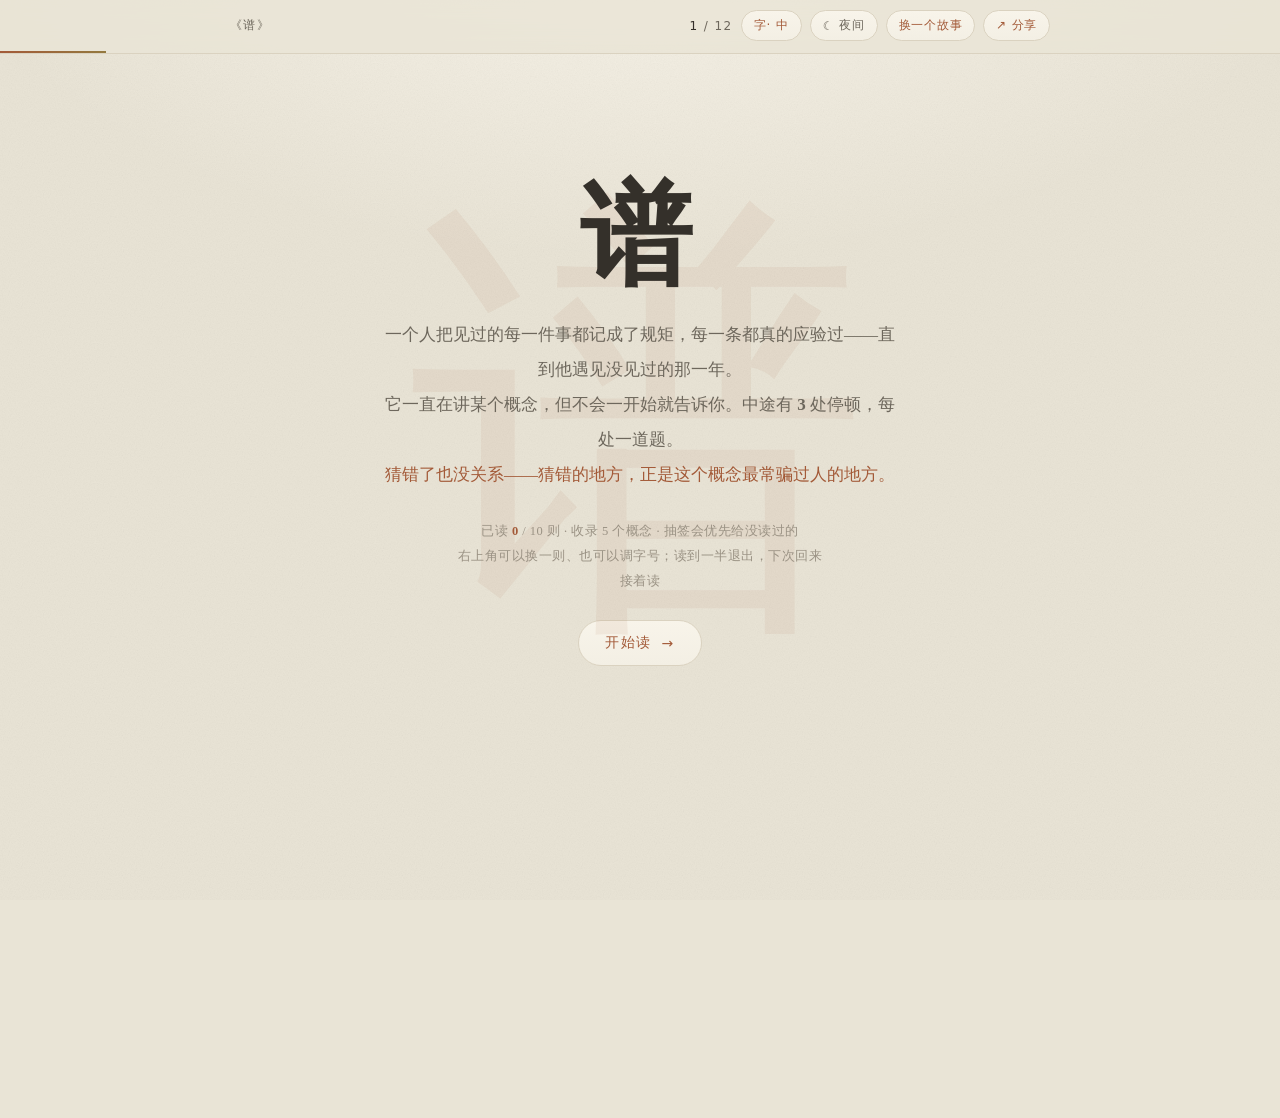
<file: index.html>
<!doctype html>
<html lang="zh-CN">
<head>
<meta charset="utf-8">
<meta name="viewport" content="width=device-width,initial-scale=1,viewport-fit=cover">
<meta name="color-scheme" content="dark light">
<title>概念寓言机 · 猜一个概念</title>
<meta name="description" content="每次打开都是一个新的寓言故事。它一直在讲某个概念，但不会一开始就告诉你。">
<link rel="icon" href="favicon.ico" sizes="any">
<link rel="apple-touch-icon" href="apple-touch-icon.png">
<link rel="manifest" href="manifest.webmanifest">
<meta name="theme-color" content="#191715">
<meta name="mobile-web-app-capable" content="yes">
<meta name="apple-mobile-web-app-capable" content="yes">
<meta name="apple-mobile-web-app-status-bar-style" content="black-translucent">
<meta name="apple-mobile-web-app-title" content="寓言机">
<meta property="og:type" content="website">
<meta property="og:site_name" content="概念寓言机">
<meta property="og:title" content="概念寓言机 · 猜一个概念">
<meta property="og:description" content="每次打开都是一则新的寓言故事。它一直在讲某个概念，但不会一开始就告诉你。">
<meta property="og:url" content="https://realchenchenluo.github.io/concept-fable/">
<meta property="og:image" content="https://realchenchenluo.github.io/concept-fable/og-cover.png">
<meta property="og:image:width" content="1200">
<meta property="og:image:height" content="630">
<meta name="twitter:card" content="summary_large_image">
<meta name="twitter:title" content="概念寓言机 · 猜一个概念">
<meta name="twitter:description" content="每次打开都是一则新的寓言故事。它一直在讲某个概念，但不会一开始就告诉你。">
<meta name="twitter:image" content="https://realchenchenluo.github.io/concept-fable/og-cover.png">
<script>/* 主题在首次绘制前就定下来，避免闪一下。
   优先级：壳通过 #theme= 告知的（APP 里最可靠） → 浏览器里存过的 → 系统日夜。
   注意引擎存的是 JSON，所以这里要先 parse 再比对。 */(function(){try{
var t=null,h=location.hash||"",m=/theme=(day|night)/.exec(h);
if(m)t=m[1];
if(!t){var raw=localStorage.getItem("cf:theme");try{raw=JSON.parse(raw);}catch(e){}if(raw==="day"||raw==="night")t=raw;}
if(!t){
  if(/sys=day/.test(h))t="day";
  else if(/sys=night/.test(h))t="night";
  else t=(window.matchMedia&&matchMedia("(prefers-color-scheme: dark)").matches)?"night":"day";
}
document.documentElement.setAttribute("data-theme",t);
}catch(e){document.documentElement.setAttribute("data-theme","day");}})();</script>
<script>/* theme-color 只能由 meta 决定，CSS 里的变量传不出去，所以跟着 data-theme 手动同步：
   手机浏览器地址栏 / 添加到主屏幕后的状态栏颜色才不会和页面打架。 */(function(){
var m=document.querySelector('meta[name="theme-color"]');
if(!m)return;
var map={day:"#e9e4d6",night:"#191715"};
function sync(){m.setAttribute("content",map[document.documentElement.getAttribute("data-theme")]||map.night);}
sync();
new MutationObserver(sync).observe(document.documentElement,{attributes:true,attributeFilter:["data-theme"]});
})();</script>
<link rel="stylesheet" href="style.css">
</head>
<body>

<div id="bar">
  <div class="row">
    <div class="k" id="kleft">概念寓言机</div>
    <div class="k right">
      <span class="cnt"><b id="scount">3</b> 处停顿</span>
      <button class="tool" id="fontbtn" type="button"><span class="pfx">字·</span><span id="fslabel">中</span></button>
      <button class="tool ghost" id="themebtn" type="button">日间</button>
      <button class="tool" id="shuffle" type="button">换一个故事</button>
      <button class="tool" id="sharebtn" type="button">↗ 分享</button>
    </div>
  </div>
  <div id="progwrap"><div id="prog"></div></div>
</div>

<div class="wrap" id="stage"></div>
<div id="actionbar"><button id="actionbtn" type="button"><span>继续</span><span class="arw">→</span></button></div>
<footer id="foot" style="display:none">故事、题目与讲解都来自 <code>concepts/</code> 下的概念模块：加一个模块就多一个概念，加一则故事就多一个世界。<br>静态页面，无依赖，无网络请求；读到哪里、答过哪几题都记在本地浏览器里，装到主屏幕后断网也能读。</footer>

<!-- SCRIPTS:BEGIN -->
<script src="concepts/information-entropy.js"></script>
<script src="concepts/mean-reversion.js"></script>
<script src="concepts/overfitting.js"></script>
<script src="concepts/survivorship-bias.js"></script>
<script src="concepts/symmetry-breaking.js"></script>
<script src="engine.js"></script>
<!-- SCRIPTS:END -->

<script>/* 分享：手机上交给系统分享面板，桌面上复制链接。
   文案里不点破概念，免得替朋友剧透。 */(function(){
var b=document.getElementById("sharebtn"); if(!b) return;
var title=document.title, url=location.href.split("#")[0];
var text="每次打开都是一则新的寓言故事：它一直在讲某个概念，但不会一开始就告诉你。";
b.addEventListener("click",function(){
  if(navigator.share){ navigator.share({title:title,text:text,url:url}).catch(function(){}); return; }
  var old=b.textContent;
  var done=function(){ b.textContent="已复制"; setTimeout(function(){ b.textContent=old; },1400); };
  var s=title+" "+url;
  if(navigator.clipboard&&navigator.clipboard.writeText){ navigator.clipboard.writeText(s).then(done,function(){}); return; }
  var i=document.createElement("input"); i.value=s; document.body.appendChild(i); i.select();
  try{ document.execCommand("copy"); done(); }catch(e){}
  document.body.removeChild(i);
});
})();</script>

<script>/* 离线：把外壳交给 service worker 缓存，断网也能读。
   file:// 打开（standalone / APK 内嵌页）时不注册，直接跳过。 */(function(){
if(!("serviceWorker" in navigator)) return;
var ok = location.protocol==="https:" || location.hostname==="localhost" || location.hostname==="127.0.0.1";
if(!ok) return;
addEventListener("load",function(){ navigator.serviceWorker.register("sw.js").catch(function(){}); });
})();</script>
</body>
</html>
</file>
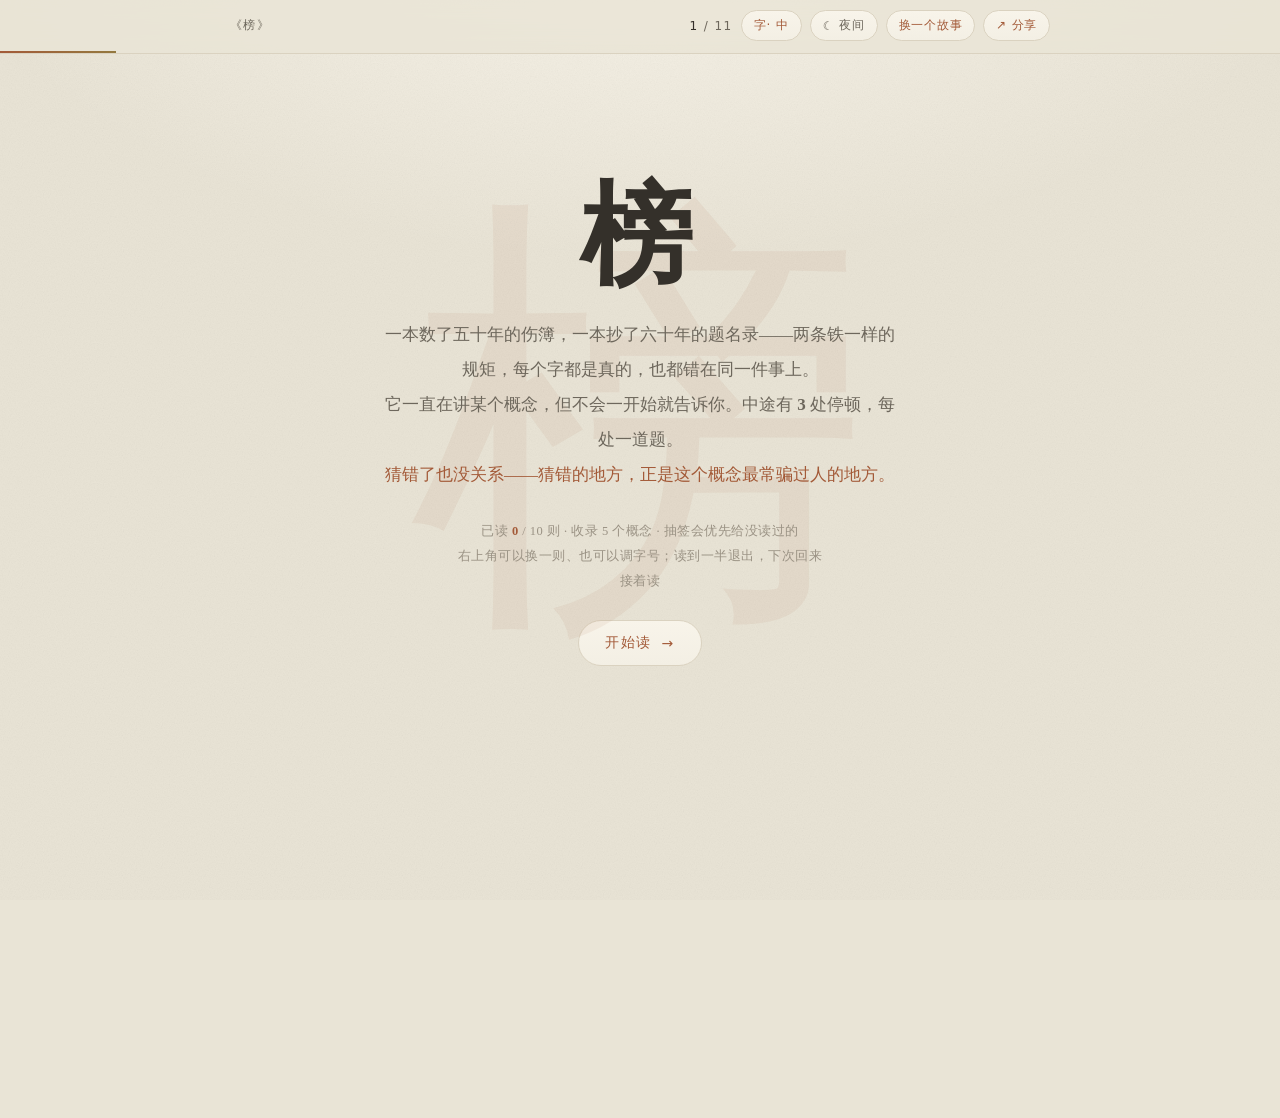
<file: standalone.html>
<!doctype html>
<html lang="zh-CN">
<head>
<meta charset="utf-8">
<meta name="viewport" content="width=device-width,initial-scale=1,viewport-fit=cover">
<meta name="color-scheme" content="dark light">
<title>概念寓言机 · 猜一个概念</title>
<meta name="description" content="每次打开都是一个新的寓言故事。它一直在讲某个概念，但不会一开始就告诉你。">
<link rel="icon" href="favicon.ico" sizes="any">
<link rel="apple-touch-icon" href="apple-touch-icon.png">
<link rel="manifest" href="manifest.webmanifest">
<meta name="theme-color" content="#191715">
<meta name="mobile-web-app-capable" content="yes">
<meta name="apple-mobile-web-app-capable" content="yes">
<meta name="apple-mobile-web-app-status-bar-style" content="black-translucent">
<meta name="apple-mobile-web-app-title" content="寓言机">
<meta property="og:type" content="website">
<meta property="og:site_name" content="概念寓言机">
<meta property="og:title" content="概念寓言机 · 猜一个概念">
<meta property="og:description" content="每次打开都是一则新的寓言故事。它一直在讲某个概念，但不会一开始就告诉你。">
<meta property="og:url" content="https://realchenchenluo.github.io/concept-fable/">
<meta property="og:image" content="https://realchenchenluo.github.io/concept-fable/og-cover.png">
<meta property="og:image:width" content="1200">
<meta property="og:image:height" content="630">
<meta name="twitter:card" content="summary_large_image">
<meta name="twitter:title" content="概念寓言机 · 猜一个概念">
<meta name="twitter:description" content="每次打开都是一则新的寓言故事。它一直在讲某个概念，但不会一开始就告诉你。">
<meta name="twitter:image" content="https://realchenchenluo.github.io/concept-fable/og-cover.png">
<script>/* 主题在首次绘制前就定下来，避免闪一下。
   优先级：壳通过 #theme= 告知的（APP 里最可靠） → 浏览器里存过的 → 系统日夜。
   注意引擎存的是 JSON，所以这里要先 parse 再比对。 */(function(){try{
var t=null,h=location.hash||"",m=/theme=(day|night)/.exec(h);
if(m)t=m[1];
if(!t){var raw=localStorage.getItem("cf:theme");try{raw=JSON.parse(raw);}catch(e){}if(raw==="day"||raw==="night")t=raw;}
if(!t){
  if(/sys=day/.test(h))t="day";
  else if(/sys=night/.test(h))t="night";
  else t=(window.matchMedia&&matchMedia("(prefers-color-scheme: dark)").matches)?"night":"day";
}
document.documentElement.setAttribute("data-theme",t);
}catch(e){document.documentElement.setAttribute("data-theme","day");}})();</script>
<script>/* theme-color 只能由 meta 决定，CSS 里的变量传不出去，所以跟着 data-theme 手动同步：
   手机浏览器地址栏 / 添加到主屏幕后的状态栏颜色才不会和页面打架。 */(function(){
var m=document.querySelector('meta[name="theme-color"]');
if(!m)return;
var map={day:"#e9e4d6",night:"#191715"};
function sync(){m.setAttribute("content",map[document.documentElement.getAttribute("data-theme")]||map.night);}
sync();
new MutationObserver(sync).observe(document.documentElement,{attributes:true,attributeFilter:["data-theme"]});
})();</script>
<style>
/* ==== style.css ==== */
/* ============================================================================
   概念寓言机 · 样式
   ---------------------------------------------------------------------------
   两套主题（日/夜），靠 html[data-theme] 切换，默认跟随系统。
   配色目标是长时间阅读不刺眼：不用纯白纸 + 纯黑字，对比压低一档，
   夜里用暖灰底（不是纯黑），正文颜色偏米灰。
   ========================================================================== */

:root{
  --serif:"Noto Serif SC","Source Han Serif SC","Songti SC","STSong","SimSun",serif;
  --sans:"Noto Sans SC","PingFang SC","Microsoft YaHei",system-ui,-apple-system,sans-serif;
  --fs:1;
  --r:16px;
}

/* ---------- 日间：米灰纸，低对比 ---------- */
html[data-theme="day"]{
  --bg:#e9e4d6;
  --bg-2:#efeade;
  --card:#f3efe4;
  --card-2:#f8f4ea;
  --ink:#34302a;
  --ink-2:#6d675c;
  --ink-3:#9a9284;
  --line:#dad2c0;
  --accent:#a35a38;
  --accent-2:#c07a52;
  --gold:#94793f;
  --moss:#5f7a4c;
  --chipbg:#e4ddca;
  --chipink:#6f6553;
  --fb-no:#f2e7df;
  --fb-ok:#e6ebdc;
  --verdict:#f0e9db;
  --shadow:22px 48px -44px rgba(70,52,28,.85);
  /* 小实验 */
  --bar-a:#b0603a; --bar-b:#94502f;
  --dim-a:#a09a8c; --dim-b:#827c6f;
  --stripe-hi:rgba(192,122,82,.62); --stripe-lo:rgba(192,122,82,.26);
  --skill:#ac9668; --line-dash:#b8a583;
  --flag-g-bg:#e6d3c2; --flag-g-ink:#8d4b2e; --flag-g-line:#d2b49c;
  --flag-b-bg:#e0ded5; --flag-b-ink:#6b665b; --flag-b-line:#cbc7bb;
  /* 旧变量名的别名：概念模块里写了 var(--ember) */
  --ember:var(--accent); --ember-soft:var(--accent-2);
  --paper:var(--bg); --paper-2:var(--card); --ink-soft:var(--ink-2);
}

/* ---------- 夜间：暖灰深色，不是纯黑 ---------- */
html[data-theme="night"]{
  --bg:#191715;
  --bg-2:#1d1b18;
  --card:#221f1b;
  --card-2:#262320;
  --ink:#cfc7b8;
  --ink-2:#958c7e;
  --ink-3:#7a7266;
  --line:#332f29;
  --accent:#d88a5f;
  --accent-2:#a8663f;
  --gold:#bd9d5e;
  --moss:#86a76d;
  --chipbg:#2b2722;
  --chipink:#a2988a;
  --fb-no:#2b2320;
  --fb-ok:#242a20;
  --verdict:#2a2721;
  --shadow:22px 48px -44px rgba(0,0,0,.9);
  --bar-a:#c9764d; --bar-b:#a85d38;
  --dim-a:#6d675d; --dim-b:#54504a;
  --stripe-hi:rgba(216,138,95,.5); --stripe-lo:rgba(216,138,95,.2);
  --skill:#8a7a58; --line-dash:#7d7159;
  --flag-g-bg:#3a2b23; --flag-g-ink:#dfa07c; --flag-g-line:#4d382d;
  --flag-b-bg:#2c2924; --flag-b-ink:#a49a8c; --flag-b-line:#3d3931;
  --ember:var(--accent); --ember-soft:var(--accent-2);
  --paper:var(--bg); --paper-2:var(--card); --ink-soft:var(--ink-2);
}

*{box-sizing:border-box}
html{
  scroll-behavior:smooth;
  -webkit-text-size-adjust:100%;
  background:var(--bg);
}
body{
  margin:0;color:var(--ink);font-family:var(--serif);-webkit-font-smoothing:antialiased;
  overscroll-behavior-y:none;
  background:
    radial-gradient(1100px 560px at 50% -8%, var(--card-2) 0%, rgba(0,0,0,0) 62%),
    var(--bg);
  transition:background .3s ease,color .3s ease;
}
/* 极淡的纸纹，夜间关掉（深色下只会显脏） */
html[data-theme="day"] body::after{
  content:"";position:fixed;inset:0;pointer-events:none;z-index:1;opacity:.4;mix-blend-mode:multiply;
  background-image:url("data:image/svg+xml;utf8,<svg xmlns='http://www.w3.org/2000/svg' width='140' height='140'><filter id='n'><feTurbulence type='fractalNoise' baseFrequency='.85' numOctaves='3'/><feColorMatrix type='saturate' values='0'/></filter><rect width='140' height='140' filter='url(%23n)' opacity='.22'/></svg>");
}

/* ---------- 顶栏 ---------- */
#bar{position:fixed;top:0;left:0;right:0;z-index:20;background:color-mix(in srgb,var(--bg) 82%,transparent);
  border-bottom:1px solid var(--line);
  -webkit-backdrop-filter:blur(10px);backdrop-filter:blur(10px);
  padding-top:env(safe-area-inset-top,0px)}
@supports not (background:color-mix(in srgb,red 50%,transparent)){ #bar{background:var(--bg)} }
#bar .row{max-width:min(820px,94vw);margin:0 auto;display:flex;justify-content:space-between;align-items:center;gap:12px;padding:10px 0}
#bar .k{font-family:var(--sans);font-size:12px;letter-spacing:.12em;color:var(--ink-2);white-space:nowrap}
#bar .k b{color:var(--ink);font-weight:500}
#bar .row .right{display:flex;align-items:center;gap:8px}
#kleft{max-width:38vw;overflow:hidden;text-overflow:ellipsis;white-space:nowrap}
#prog{height:2px;width:0;background:linear-gradient(90deg,var(--accent),var(--gold));transition:width .5s cubic-bezier(.2,.7,.2,1)}

.tool{font-family:var(--sans);font-size:12px;letter-spacing:.06em;color:var(--accent);white-space:nowrap;
  background:linear-gradient(180deg,var(--card-2),var(--card));border:1px solid var(--line);
  border-radius:999px;padding:6px 12px;cursor:pointer;display:inline-flex;align-items:center;gap:5px;
  transition:transform .16s ease,border-color .2s ease}
.tool:hover{transform:translateY(-1px);border-color:var(--accent-2)}
.tool.ghost{color:var(--ink-2)}

/* ---------- 版心 ---------- */
.wrap{max-width:min(820px,94vw);margin:0 auto;padding:92px 0 40vh;position:relative;z-index:2}
.beat{opacity:0;transform:translateY(14px);transition:opacity .5s ease,transform .5s cubic-bezier(.2,.7,.2,1)}
.beat.in{opacity:1;transform:none}
@media (prefers-reduced-motion:reduce){.beat{transition:none;opacity:1;transform:none}}

/* 幕与幕之间给一个呼吸位 */
.scene{position:relative}
.scene + .scene{margin-top:14px}
.scene .scenetag{font-family:var(--sans);font-size:11.5px;letter-spacing:.22em;color:var(--ink-3);
  margin:0 0 22px;display:flex;align-items:center;gap:12px}
.scene .scenetag::after{content:"";flex:1;height:1px;background:var(--line)}

/* ---------- 封面 ---------- */
.cover{min-height:74vh;display:flex;flex-direction:column;justify-content:center;text-align:center;position:relative}
.cover .ghost{position:absolute;inset:0;display:grid;place-content:center;font-size:clamp(220px,54vw,460px);
  color:var(--accent);opacity:.07;line-height:1;user-select:none;pointer-events:none}
.cover h1{font-size:clamp(58px,16vw,112px);line-height:1;margin:0 0 26px;letter-spacing:.08em;font-weight:600;position:relative}
.cover p.sub{font-size:clamp(15px,2.4vw,17px);color:var(--ink-2);line-height:2.05;margin:0 auto;max-width:30em;position:relative}
.cover p.sub .stamp{color:var(--accent)}
.cover p.sub.meta{margin-top:26px;font-size:12.5px;line-height:2;color:var(--ink-3);letter-spacing:.04em}
.cover p.sub.meta b{color:var(--accent)}

/* ---------- 故事正文 ---------- */
.story{font-size:calc(clamp(17.5px,2.6vw,19px) * var(--fs));line-height:2.15;letter-spacing:.015em}
.story p{margin:0 0 1.15em}
.story p:last-child{margin-bottom:0}
.hl{color:var(--accent)}
.story p.hl-line{color:var(--accent);font-weight:600}
.story p.quote-line{margin-left:1.1em;border-left:3px solid var(--gold);padding-left:1.1em;color:var(--ink)}
.ledger{
  margin:1.9em 0;padding:24px 26px;background:linear-gradient(180deg,var(--card-2),var(--card));
  border:1px solid var(--line);border-left:3px solid var(--accent);border-radius:3px var(--r) var(--r) 3px;
  box-shadow:0 16px 34px -30px var(--shadow);
  font-size:calc(clamp(16.5px,2.4vw,18px) * var(--fs));line-height:2.1;
}
.ledger .t{font-family:var(--sans);font-size:11.5px;letter-spacing:.2em;color:var(--gold);margin-bottom:12px}
.ledger b{color:var(--accent);font-weight:600}
.ledger .r{margin:.5em 0}

/* ---------- 按钮 ---------- */
.go{display:inline-flex;align-items:center;gap:10px;margin:26px 0 4px;padding:13px 26px;border-radius:999px;
  border:1px solid var(--line);background:linear-gradient(180deg,var(--card-2),var(--card));color:var(--accent);
  font-family:var(--sans);font-size:14px;letter-spacing:.1em;cursor:pointer;
  box-shadow:0 12px 24px -20px var(--shadow);transition:transform .18s ease,box-shadow .25s ease,border-color .2s}
.go:hover{transform:translateY(-1px);border-color:var(--accent-2)}
.go:active{transform:translateY(0)}
.go .arw{transition:transform .25s ease}
.go:hover .arw{transform:translateX(3px)}
.btn{padding:11px 20px;border-radius:999px;border:1px solid var(--line);background:var(--card);color:var(--accent);
  font-family:var(--sans);font-size:13.5px;letter-spacing:.08em;cursor:pointer;transition:transform .16s ease,border-color .2s}
.btn:hover{transform:translateY(-1px);border-color:var(--accent-2)}
.btn.ghost{color:var(--ink-2)}

/* ---------- 选择题 ---------- */
.quiz{margin:2.3em 0;padding:26px;border:1px solid var(--line);border-radius:var(--r);background:var(--card);
  box-shadow:0 22px 48px -44px var(--shadow)}
.qtag{font-family:var(--sans);font-size:11px;letter-spacing:.2em;color:var(--gold);margin-bottom:12px}
.qtext{font-size:calc(clamp(17px,2.5vw,18.5px) * var(--fs));line-height:1.95;margin:0 0 18px}
.opts{display:grid;gap:10px}
.opt{display:flex;gap:12px;align-items:flex-start;width:100%;text-align:left;padding:15px 17px;min-height:52px;
  border:1px solid var(--line);border-radius:12px;background:var(--card-2);color:var(--ink);
  font-family:inherit;font-size:calc(16px * var(--fs));line-height:1.8;cursor:pointer;
  transition:transform .16s ease,border-color .2s ease,background .2s ease,opacity .3s ease}
.opt:hover:not(:disabled){transform:translateY(-1px);border-color:var(--accent-2)}
.opt .key{flex:0 0 22px;height:22px;border-radius:50%;border:1px solid var(--line);color:var(--ink-2);
  font-family:var(--sans);font-size:11.5px;display:grid;place-content:center;margin-top:2px;transition:.2s}
.opt.ok{border-color:var(--moss);background:var(--fb-ok)}
.opt.ok .key{background:var(--moss);border-color:var(--moss);color:var(--bg)}
.opt.no{border-color:var(--line);background:var(--fb-no);opacity:.6;text-decoration:line-through;text-decoration-color:var(--accent-2)}
.opt.no .key{background:var(--fb-no);color:var(--ink-2)}
.opt:disabled{cursor:default}
.fb{margin-top:16px;padding:15px 17px;border-radius:12px;font-size:calc(15.8px * var(--fs));line-height:1.95;
  background:var(--card-2);border-left:3px solid var(--line);color:var(--ink);animation:fb .38s cubic-bezier(.2,.7,.2,1)}
.fb.ok{background:var(--fb-ok);border-left-color:var(--moss)}
.fb.no{background:var(--fb-no);border-left-color:var(--accent-2)}
.fb b{color:var(--accent)}
@keyframes fb{from{opacity:0;transform:translateY(6px)}to{opacity:1;transform:none}}

/* ---------- 概念揭示 ---------- */
.reveal{text-align:center;padding:8vh 0 3vh}
.reveal .pre{font-family:var(--sans);font-size:12px;letter-spacing:.28em;color:var(--ink-3);margin-bottom:26px}
.reveal .name{font-size:clamp(42px,11vw,76px);letter-spacing:.1em;margin:0;color:var(--accent);font-weight:600;line-height:1.2}
.reveal .quote{margin:32px auto 0;max-width:26em;font-size:calc(clamp(16px,2.4vw,17.5px) * var(--fs));line-height:2.1;color:var(--ink-2)}
.chips{display:flex;gap:8px;justify-content:center;flex-wrap:wrap;margin:24px 0 4px}
.chip{font-family:var(--sans);font-size:11.5px;letter-spacing:.1em;padding:4px 12px;border-radius:999px;
  background:var(--chipbg);color:var(--chipink);border:1px solid var(--line)}
.chip.en{background:transparent}
.chip.ghostchip{background:transparent;border-style:dashed}

/* ---------- 讲解 ---------- */
.panel{margin:2.2em 0;padding:28px;border:1px solid var(--line);border-radius:var(--r);background:var(--card);
  box-shadow:0 22px 48px -44px var(--shadow)}
.panel h2{font-size:11.5px;font-family:var(--sans);letter-spacing:.2em;color:var(--gold);font-weight:400;margin:0 0 16px}
.panel h3{font-size:calc(clamp(19px,2.9vw,22px) * 1);margin:0 0 16px;letter-spacing:.02em}
.panel p{font-size:calc(16.2px * var(--fs));line-height:2.02;margin:0 0 1.05em;color:var(--ink)}
.panel p:last-child{margin-bottom:0}
.panel ul{margin:0 0 1.05em;padding-left:1.15em}
.panel li{font-size:calc(16.2px * var(--fs));line-height:1.98;margin-bottom:.55em;color:var(--ink)}
.panel em{font-style:normal;color:var(--accent);font-weight:600}
.panel code{font-family:ui-monospace,Consolas,monospace;font-size:.92em;background:var(--chipbg);color:var(--ink);padding:1px 6px;border-radius:5px}
.formula{margin:1.4em 0;padding:18px 20px;border-radius:12px;background:var(--card-2);border:1px dashed var(--line);text-align:center;
  font-family:var(--sans);font-size:15.5px;line-height:2;color:var(--ink)}
.formula b{color:var(--accent)}
.formula span{color:var(--ink-2)!important}

/* ---------- 对照表 ---------- */
.tw{overflow-x:auto;-webkit-overflow-scrolling:touch;margin:1.6em 0}
table{border-collapse:collapse;width:100%;min-width:540px;font-size:calc(14.8px * var(--fs))}
th,td{text-align:left;padding:11px 14px;border-bottom:1px solid var(--line);line-height:1.78;vertical-align:top}
th{font-family:var(--sans);font-size:11.5px;letter-spacing:.14em;color:var(--ink-2);font-weight:400}
td:first-child{color:var(--ink);width:42%}
td:last-child{color:var(--ink-2)}
tbody tr:hover{background:var(--card-2)}

/* ---------- 小实验 ---------- */
.rig{margin:2em 0;padding:26px;border:1px solid var(--line);border-radius:var(--r);background:var(--card)}
.rig .rt{font-family:var(--sans);font-size:11.5px;letter-spacing:.2em;color:var(--gold);margin-bottom:14px}
.rig h3{font-size:calc(clamp(19px,2.9vw,22px) * 1);margin:0 0 12px}
.rig p.intro{font-size:calc(15.8px * var(--fs));line-height:1.98;color:var(--ink);margin:0 0 8px}
.bars{display:flex;align-items:flex-end;gap:clamp(5px,1.6vw,13px);height:230px;margin:22px 0 0;padding:0 0 30px;border-bottom:1px solid var(--line)}
.pot{flex:1;height:100%;position:relative;display:flex;flex-direction:column;justify-content:flex-end}
.pot .luck{background:repeating-linear-gradient(90deg,var(--stripe-hi) 0 3px,var(--stripe-lo) 3px 7px);transition:height .6s cubic-bezier(.2,.7,.2,1)}
.pot .base{background:linear-gradient(180deg,var(--bar-a),var(--bar-b));transition:height .6s cubic-bezier(.2,.7,.2,1),background .3s}
.pot .skillline{position:absolute;left:-3px;right:-3px;border-top:1.6px dashed var(--line-dash);transition:bottom .6s cubic-bezier(.2,.7,.2,1)}
.pot .flag{position:absolute;left:50%;transform:translateX(-50%);margin-bottom:7px;font-family:var(--sans);font-size:10.5px;
  line-height:1;padding:3px 6px;border-radius:999px;opacity:0;transition:bottom .6s cubic-bezier(.2,.7,.2,1),opacity .35s ease}
.pot .flag.q{background:var(--flag-g-bg);color:var(--flag-g-ink);border:1px solid var(--flag-g-line)}
.pot .flag.m{background:var(--flag-b-bg);color:var(--flag-b-ink);border:1px solid var(--flag-b-line)}
.pot .lbl{position:absolute;bottom:-24px;left:0;right:0;text-align:center;font-family:var(--sans);font-size:11.5px;color:var(--ink-2)}
.pot.praised .lbl{color:var(--accent);font-weight:600}
.pot.praised .base{background:linear-gradient(180deg,var(--accent-2),var(--accent))}
.pot.scolded .lbl{color:var(--ink-2)}
.pot.scolded .base{background:linear-gradient(180deg,var(--dim-a),var(--dim-b))}
.legend{display:flex;flex-wrap:wrap;gap:14px;font-family:var(--sans);font-size:12px;color:var(--ink-2);margin-top:34px}
.legend i{display:inline-block;width:11px;height:11px;border-radius:3px;margin-right:6px;vertical-align:-1px}
.rigbtns{display:flex;gap:10px;flex-wrap:wrap;margin-top:20px}
.stats{margin-top:22px;padding-top:18px;border-top:1px dashed var(--line);font-family:var(--sans);font-size:13px;line-height:2.05;color:var(--ink-2)}
.stats b{color:var(--accent);font-weight:600}
.stats .verdict{margin-top:10px;padding:12px 14px;border-radius:10px;background:var(--verdict);border-left:3px solid var(--accent-2);
  font-family:var(--serif);font-size:calc(14.8px * var(--fs));line-height:1.95;color:var(--ink)}

/* ---------- 收尾 ---------- */
.fin{text-align:center;padding:6vh 0 2vh}
.fin .closing{font-size:calc(clamp(18px,2.8vw,22px) * var(--fs));line-height:2.15;max-width:26em;margin:0 auto 30px}
.fin .score{font-family:var(--sans);font-size:13.5px;color:var(--ink-2);letter-spacing:.05em;line-height:2.05}
.fin .score b{color:var(--accent)}
.seal{display:inline-grid;place-content:center;width:74px;height:74px;border:2px solid var(--accent);border-radius:6px;
  color:var(--accent);font-size:34px;margin:0 auto 30px;opacity:.9}
footer{max-width:min(820px,94vw);margin:0 auto;padding:0 0 60px;font-family:var(--sans);font-size:12px;
  color:var(--ink-3);letter-spacing:.05em;line-height:2;position:relative;z-index:2}

/* ---------- 底部动作条（拇指区） ---------- */
#actionbar{display:none;position:fixed;left:0;right:0;bottom:0;z-index:30;
  padding:10px 16px calc(10px + env(safe-area-inset-bottom,0px));
  background:linear-gradient(180deg,color-mix(in srgb,var(--bg) 70%,transparent),var(--bg) 44%);
  -webkit-backdrop-filter:blur(8px);backdrop-filter:blur(8px);
  border-top:1px solid var(--line);transform:translateY(130%);
  transition:transform .28s cubic-bezier(.2,.7,.2,1)}
@supports not (background:color-mix(in srgb,red 50%,transparent)){
  #actionbar{background:var(--bg)}
}
#actionbar.on{transform:none}
#actionbar button{display:flex;align-items:center;justify-content:center;gap:10px;width:100%;
  padding:16px 20px;border-radius:999px;border:1px solid var(--line);cursor:pointer;
  background:linear-gradient(180deg,var(--card-2),var(--card));color:var(--accent);
  font-family:var(--sans);font-size:15.5px;letter-spacing:.1em;
  box-shadow:0 12px 24px -18px var(--shadow)}
#actionbar button .arw{transition:transform .25s ease}
#actionbar button:active .arw{transform:translateX(3px)}

/* ---------- 手机 ---------- */
@media (max-width:720px){
  .wrap{padding:84px 0 46vh}
  #bar .row{padding:9px 0;gap:8px}
  #kleft{max-width:30vw;font-size:11px}
  .tool{font-size:11.5px;padding:6px 10px}
  #fontbtn .pfx{display:none}
  #actionbar{display:block}
  .go.inline-go{display:none}
  .panel{padding:22px 18px}
  .quiz{padding:20px 16px}
  .ledger{padding:20px 18px}
  .bars{height:196px}
  .rig{padding:20px 16px}
  .stats{font-size:12.5px}
  .story{line-height:2.2}
  .cover .ghost{font-size:clamp(170px,62vw,380px)}
  table{min-width:480px}
}

</style>
</head>
<body>

<div id="bar">
  <div class="row">
    <div class="k" id="kleft">概念寓言机</div>
    <div class="k right">
      <span class="cnt"><b id="scount">3</b> 处停顿</span>
      <button class="tool" id="fontbtn" type="button"><span class="pfx">字·</span><span id="fslabel">中</span></button>
      <button class="tool ghost" id="themebtn" type="button">日间</button>
      <button class="tool" id="shuffle" type="button">换一个故事</button>
      <button class="tool" id="sharebtn" type="button">↗ 分享</button>
    </div>
  </div>
  <div id="progwrap"><div id="prog"></div></div>
</div>

<div class="wrap" id="stage"></div>
<div id="actionbar"><button id="actionbtn" type="button"><span>继续</span><span class="arw">→</span></button></div>
<footer id="foot" style="display:none">故事、题目与讲解都来自 <code>concepts/</code> 下的概念模块：加一个模块就多一个概念，加一则故事就多一个世界。<br>静态页面，无依赖，无网络请求；读到哪里、答过哪几题都记在本地浏览器里，装到主屏幕后断网也能读。</footer>

<!-- SCRIPTS:BEGIN -->
<script>
/* ==== concepts/information-entropy.js ==== */
/* ============================================================================
   概念模块 · 信息熵 / 最优提问的极限
   ---------------------------------------------------------------------------
   两则故事：一个只能点头摇头的老人，一本把最常说的话压到最短的码簿。
   故事的正文是手写的，不做槽位拼接；教学层（题目/讲解/对照表）里的 {槽位}
   由引擎用当前这则故事的 slots 去填，所以同一个概念换一则故事，讲的是同一套
   道理，人名器物自动跟着换。
   ========================================================================== */

(window.CONCEPTS = window.CONCEPTS || []).push({

  id: "information-entropy",
  name: "信息熵",
  en: "information entropy",
  field: "信息论",
  level: "研究生",
  blurb: "一个只肯点头和摇头的老人，一本把最常说的话压到最短的码簿——两个人都算到了同一个数上。",

  lexicon: ["master","successor","book","storyTitle","place","span","oracle","ask","act",
            "unit","budget","floor","common","rare","assign","events","waste"],

  stories: [
  /* ================================================================ 故事一 */
  {
    title: "七问",
    slots: {
      master: ["泉公","老泉公"],
      successor: ["阿涧"],
      book: ["册子"],
      storyTitle: "七问",
      place: ["北塬上的村子"],
      span: ["那个秋天"],
      oracle: ["泉公"],
      ask: ["点头，或者摇头"],
      act: ["一次点头"],
      unit: ["一回"],
      budget: ["他的力气","爷爷的力气","那点力气"],
      floor: ["七回"],
      common: ["他点的头"],
      rare: ["他摇的头"],
      assign: ["把最重的那一半先问掉"],
      events: ["一百零八处坡地"],
      waste: ["挨着问『是不是这一处』"]
    },
    beats: [
      { chapter: "一 · 点", p: [
        "北塬上有个村子，叫石家坪。村子有三口井，都是老井，井沿上的石头被绳子磨出了两道槽。",
        "那年从开春起就没下过一场透雨。头一个月，三口井一天还能绞上来二十桶水；入夏是十桶；到了秋里，桶底磕在泥上，绞上来的是一桶黑泥。",
        "石家坪的人一辈子只会一件事：往土里找水。找水要有人指地方。塬上从前有三个会指井的人，如今只剩一个——泉公。"
      ]},
      { p: [
        "泉公八十六了。他这辈子替人指过十一口井，十口出了水。第十一口是去年冬天挖的，挖到四十尺，底下还是干土；那口井在他自家院里。",
        "也是那年冬天，他倒在井台上。郎中把银针在他身上扎了半个月，人抬回来了，右半边身子没抬回来，话也没了。他听得见，看得见，心里也明白——他只是把话交出去了，剩下点头和摇头。",
        "他剩下的力气，像井里剩下的水，一天比一天少。"
      ]},
      { ledger: [
        { t:"石家坪的井账 · 头一年", r:"挖一口井要八个壮劳力、二十天。头一年挖了三口，三口都是干土。" },
        { r:"第二年又挖了三口。第二口挖到二十八尺，见了湿泥，全村挑了三天水；第四天，湿泥也没了。" },
        { r:"第三年还是三口。九口井，一千四百四十个工，末了全都填了回去。" }
      ]},
      { p: [
        "泉公会点头。这件事，村里人是那年秋天才想起来的。",
        "一天早上，他们抬着藤椅，把泉公请上塬。有人拿镢头往地上一戳：是这儿吗？泉公摇头。往前走三十步，再戳：是这儿吗？又摇头。",
        "一天下来，他摇了五回头，五处地方划掉了。抬椅子的人在路上算：一天五处，二十来天，一百零八处就都问完了。",
        "没人注意那天晚上泉公没吃饭。阿涧给他擦脸的时候，看见他嘴角绷着，眼睛一直没闭上。"
      ]},
      { chapter: "二 · 布", p: [
        "阿涧是泉公的孙女，十七岁。她从小跟着爷爷上塬，认得哪片土踩上去发空，哪片土捏在手里是散的。",
        "她在爷爷柜子底下翻出一块白布。布上点着一百零八个炭点——那是泉公年轻时点的，塬上所有能下手的地方，一处一个点。",
        "那天晚上，她坐在灯下，拿炭条在布边上写。她连自己要算什么，都是刚知道的。"
      ]},
      { p: [
        "她想的是最笨的问法：一处一处地问。问到最后要摇一百零七回头——最后一处不必问，剩下的就是它。爷爷摇一回要歇上半天，摇完这一百零七回，冬天就到了。",
        "于是她换了个算法。"
      ]},
      { ledger: [
        { t:"阿涧在布边上算的数", r:"问一回，最多分开两份。" },
        { r:"两回，四份；三回，八份；四回，十六份；五回，三十二份；六回，六十四份。" },
        { r:"七回，一百二十八份。" }
      ]},
      { p: [
        "她把这行数从上往下又看了一遍：多问一回，能分开的份数就翻一倍；东西多了一倍，问题只多一个。",
        "她数了一遍布上的炭点：一百零八个。炭条搁下的时候，手心里全是汗。",
        "她想起郎中的话——他还能答八九回，再多，不敢说。",
        "她跑到炕边蹲下，对着爷爷的耳朵说：爷爷，我只要问你七回。",
        "泉公看着她，慢慢地点了一下头。"
      ], after: "q1" },
      { p: [
        "第二天晌午，藤椅抬上了塬。阿涧把布铺在膝盖上。",
        "她头一个想到的问法是：是不是就这一处？这话最顺口，村里人这些天也都是这么问的。",
        "她看了看布上的点，把这句话咽了回去。她只有七回；每一回都得砍掉一大块，砍得越小，回数就用得越快。",
        "她问出口的是另一句：爷爷，水是不是在西边那一片？",
        "{hl}泉公点了头。她把东边的五十四个点，一笔划掉。",
        "一笔下去，布空了一半。她这才知道，问话的重量不在问的时候，在问完之后。"
      ], after: "q2" },
      { p: [
        "第二回，五十四变成二十七。",
        "第三回，她贪了个方便：南边那九处离村近，挖起来省工。她问的是那九处。",
        "泉公摇头。二十七减掉九，布上还剩十八个点。而她只剩四回——四回最多分开十六份。",
        "她短了两份。",
        "日头落下去的时候，她一直坐在土坎上，布摊在膝盖上，一句话也不想说。"
      ]},
      { p: [
        "天黑了，她才看清自己数错的那样东西。",
        "剩下的十八个点里，十一个在石梁上——土皮薄，底下是硬石头。爷爷这辈子那十口出水的井，没有一口打在石梁上；去年冬天挖到四十尺的那口干井，也在石头多的地方。",
        "〔引〕爷爷说过：石头底下存不住水。",
        "十一个点不是不可能，只是不像。",
        "{hl}她一直数的是一百零八个格子，不是一百零八份可能。",
        "她把十八个点分成两堆：七个像水的，十一个不像的。她问：爷爷，是不是在这七处里？泉公点了头。",
        "七处，她还剩三回。第二天，七变成四；第三天，四变成二；第四天早上，二变成了一。"
      ]},
      { p: [
        "布上只剩一个点，在布的最下边，挨着一棵老杏树。",
        "挖到第十九天，镢头底下渗出水来，先是泥浆，后是清水。有人把第一瓢端到泉公跟前。",
        "泉公喝了半瓢，把眼睛闭上，点了一下头。阿涧分不清他是在应答，还是困了。"
      ]},
      { chapter: "三 · 底", p: [
        "第二年开春，南边两个村的人来请阿涧。他们问：你的法子，是不是每回都问一半？",
        "她说：是，也不是。",
        "那年塬上又旱。这一回，村里人心里已经有数：东坡那三处最像水——几十年打井的经验都在那儿。阿涧头一句问的就是那三处。",
        "〔引〕爷爷，是不是在那三处里？",
        "泉公点了头。一句话，另外那一百零五处就不必再问了。那一年，她一共只问了三回。",
        "有人问她：要是塬上有一千处地方呢？",
        "她说：十回。",
        "问的人不信，以为地方多一千倍，话就要多一千倍。",
        "{hl}十处要四回，一千处要十回——多出来的那九百九十处，一共只值六回。"
      ], after: "q3" },
      { p: [
        "阿涧老了以后，把那块白布和爷爷的册子缝在一起，做了个封皮。册子很薄。"
      ]},
      { ledger: [
        { t:"《七问》· 第一页", r:"七回不是我爷爷的极限，<b>是一百零八处这件事的极限。</b>" },
        { t:"《七问》· 最后一页", r:"问得巧，一句话划掉五十四处；问得笨，一句话只划掉一处。<b>七回是从这个差里省出来的，不是从我爷爷身上省出来的。</b>" }
      ]}
    ]
  },

  /* ================================================================ 故事二 */
  {
    title: "灯语",
    slots: {
      master: ["周把灯","老周"],
      successor: ["阿棠"],
      book: ["码簿"],
      storyTitle: "灯语",
      place: ["黑水沟上的船队"],
      span: ["那一季"],
      oracle: ["灯"],
      ask: ["亮，或者不亮"],
      act: ["一记灯"],
      unit: ["一记"],
      budget: ["一整夜的工夫","灯和手"],
      floor: ["不到两记"],
      common: ["『平安』"],
      rare: ["『要药』"],
      assign: ["把最短的号子留给最常说的话"],
      events: ["十二句话"],
      waste: ["每条话都编成一样的四记"]
    },
    beats: [
      { chapter: "一 · 灯", p: [
        "船队一共三十二条船。每年秋里，它们从沙屿出发往北走，过一道叫黑水沟的水道。",
        "夜里的海上不说话。喊，传不了多远，还压过别人的话；更要紧的是，声音会惊着水里的东西。三十二条船在黑水里互相照应，只用一样东西：灯。",
        "灯前有一块挡板。手把挡板推开，这一记就是亮；手按住，这一记就是黑。一句话，就是一串亮和黑。",
        "旗船打了什么，二号跟着打什么，三号再跟着打——一直打到队尾。一句话从旗船传到队尾，中间要经三十一条船的手。"
      ]},
      { p: [
        "管灯的人叫周把灯，六十二岁，打了四十年灯。队里的老人都说：要是周把灯的手抖了，那就是风真的到了。",
        "他手里有一本码簿，老辈传下来的。簿子上十二句话。老规矩：一句话一律四记——四记能排十六样，十二句话排不满，剩下四个号子空着，留着往后添话用。谁也不长，谁也不短。"
      ]},
      { p: [
        "去年秋里出了事。那一夜风紧，要发的话比平常多得多，从落夜一直打到后半夜，队尾几条船的灯都慢了下来。",
        "那几句没传到的话里，有一句是让后队降帆、跟着灯走的。",
        "天亮的时候，最末四条船什么也没收到，在雾里各走各的。其中一条撞上了暗礁——人是救回来的，船没救回来。",
        "那条船叫秤星。周把灯为它，一个冬天没睡好。"
      ]},
      { p: [
        "阿棠那年十九，是旗船上的见习信号手，替周把灯抄码簿、数记号。入冬前，他算过一笔账。"
      ]},
      { ledger: [
        { t:"老码簿 · 一季的账", r:"『平安』两千零四十八条。『风紧』一千零二十四条。『要水』五百一十二条。『换位』二百五十六条。" },
        { r:"剩下八句：落帆一百二十八条，风转六十四条，掉队三十二条，撞礁十六条，弃船八条，断桅四条，借网和要药各两条。" },
        { r:"一季四千零九十六条话，条条四记——一万六千三百八十四记。" },
        { r:"再乘上后面的三十一条船：<b>五十万零七千九百零四记的手。</b>" }
      ]},
      { p: [
        "抄到入冬，阿棠抄出一件怪事。",
        "『平安』一季发了两千零四十八条；『要药』一季发了两回。这两句话，一样贵：都是四记。",
        "{hl}他数了整整一夜：十二句话里，头四句占去了三千八百四十条；剩下八句，一季加起来只有二百五十六条。",
        "然后他在纸上排出那一列数：一记两样，两记四样，三记八样，四记十六样。",
        "他抬起头，看见那棵树的形状——老码簿把十二句话全都挂在最下面那一层；上头那些又短又空的枝子，一根也没用。"
      ], after: "q1" },
      { p: [
        "第二天，他把一张纸推给周把灯。纸上画着一棵树，枝头上挂着十二句话。",
        "『平安』挂在最浅的那一枝上：亮。",
        "『风紧』挂在第二枝上：黑亮。『要水』：黑黑亮。『换位』：黑黑黑亮。越往下越长；最深的两句，要打十个黑加一个亮，或者十一个黑。",
        "最短的枝，留给最常说的话。"
      ]},
      { p: [
        "周把灯看完，把纸推了回来。他说：海上的话不能有长短。",
        "他讲了一件旧事。四十年前也有人想过省灯，把『平安』编成了一记亮；那时候的号子有长有短，『换位』开头的第一记，也是亮。传到第九条船，凡是开头带亮的，都被听成了『平安』——那一夜，一条该换位的船没有换位，撞断了桨。",
        "〔引〕一句话不能是另一句话的开头。<b>不然，传话的人听到前面几个记号，分不清是该等，还是该完了。</b>",
        "阿棠把纸又推了回去，说：我的话，没有一句是另一句的开头。",
        "他指着那棵树：短话占住了『亮』这一枝，『黑』那一整枝就让给了后面的话；下一句占了『黑亮』，『黑黑』又让出去。每句话都停在枝头上，谁也挡不着谁。",
        "周把灯把那棵树在纸上画了三遍。画到第三遍，他在树底下签了自己的名字。"
      ], after: "q2" },
      { chapter: "三 · 账", p: [
        "那年冬天，新码簿抄了七份，队里每条船一份。一季的账跟着变了。"
      ]},
      { ledger: [
        { t:"新码簿 · 一季的账", r:"『平安』一记。『风紧』两记。『要水』三记。『换位』四记。" },
        { r:"头四句：从一万五千三百六十记，变成六千六百五十六记。" },
        { r:"一季四千零九十六条话，一共八千一百八十八记——比从前省掉一半还多。" }
      ]},
      { p: [
        "周把灯拿着两个数看了半天。他问：最省能省到多少？",
        "阿棠在纸上给他算。他把每句话占的份数，一次一次对半砍：",
        "『平安』占一半，砍一刀就砍到它自己；『风紧』占四分之一，砍两刀；『要水』砍三刀；『换位』砍四刀……那两条一年只发两回的话，占两千零四十八分之一，要砍十一刀。",
        "砍几刀，这句话就值几记。再把十二句话按份数加起来——四千零九十六条话，八千一百八十八记。",
        "阿棠的树，不多不少，正好踩在这个数上。",
        "{hl}平均下来，一条话不到两记；而这就是底——换谁来编，也编不到这底下。",
        "周把灯问：那两条话，一年发两回，凭什么值十一记？",
        "阿棠说：因为它们难猜。一条话越难猜，它带的东西越多——你要把它传出去，就得一记一记，把这份『难猜』也传过去。",
        "他又补了一句：真要再省，就得改话本身——把『借网』和『要药』并成一句『要紧事』。并了，账就小了；可听见『要紧事』的人，也分不出是借网还是要药。"
      ]},
      { p: [
        "第二年出海，海上的事变了。『撞礁』头一年一季发了十六回，这一年一季发了四百八十回。",
        "话还是那十二句，份量全变了。周把灯的老账不管用了：阿棠把『撞礁』从八记挪到三记，把『换位』从四记挪到七记。",
        "{hl}船上的话没变，账变了。",
        "阿棠说：这本簿子不能刻在木头上，得写在能擦的纸上。"
      ], after: "q3" },
      { p: [
        "阿棠老了以后，把那棵树画在一块木牌上，挂在旗船的舱门口。牌子上没有字，只有一路往一边长的树杈。",
        "新来的信号手都问同一句话：为什么最短的那一枝，挂的总是『平安』？",
        "他说：因为一句话值多少，不在它写的是什么，在它有多难猜。",
        "船队后来换了铁壳，添了汽笛，可夜里过黑水沟还是打灯——铁壳子在雾里看不多远，喊话也还是压不过风。周把灯留下的那本老码簿，阿棠没有扔；他把它压在新码簿底下，两本一起收着。"
      ]},
      { ledger: [
        { t:"《灯语》· 头一行", r:"最短的枝，留给最常说的话。" },
        { t:"《灯语》· 末一行", r:"灯只会亮，或者不亮；你说的每一句，都得拿亮和不亮拼出来。<b>拼得再省，也省不过这些话自己的分量。</b>" }
      ]}
    ]
  }
  ],

  /* ------------------------------------------------------------ 停顿 · 题目 */
  quiz: [
    { id:"q1", qtag:"停顿一 · 关于那一列数",
      q:"{successor}在{book}上算出那一列数：多花{unit}，能分开的份数就翻一倍。这条规律最可能是什么？",
      intro:"（先别急着往下读。这里是你第一次有机会，比{master}更早看出这行数的分量。）",
      options:[
        {key:"A", text:"熟能生巧：{successor}做得多了，练出了手感。",
         why:"手感是真的，可它解释不了一件事：{successor}是第一次做这件事。而且手感只让人做得快；『份数翻倍，只多花{unit}』这件事，是数出来的，不是练出来的。换一个从没做过这件事的人，照着那一列数做，一样管用。"},
        {key:"B", text:"大数定律：次数一多，答案自然会浮出来。",
         why:"大数定律讲的是同一件事量很多遍，平均值会靠近一个固定的数。这里没有『量很多遍』这回事——每一处可能、每一条消息，都只被问一次、只被发一次。何况{successor}要的是一个确定的答案，不是一个平均值：量得再多，也不会把答案量出来。"},
        {key:"C", text:"排列组合：可能性的数目本来就是按倍数长的。",
         why:"排列组合算的是<b>有多少种</b>；{successor}算的是<b>要花多少次才够</b>。这是两个不能混着算的数：摆在那里的可能有一百多种，要花的次数只有个位数。把『有多少种』当成『要问多少次』，你就只会用最笨的做法——一种一种地试。"},
        {key:"D", text:"回答只有两种：{ask}。所以{act}最多把剩下的东西分成两堆；份数每翻一倍，要花的次数正好多{unit}。", ok:true,
         why:"这是这行数唯一的来源：一次回答只有两种结果，它最多把剩下的东西分成两堆。两次四堆，三次八堆，k 次就是 2 的 k 次方堆；反过来推，N 份可能，最少要 k 次。<br>请注意这里的分量：它不是『这样问比较快』，而是<b>任何</b>问法都越不过去的那条尺子。剩下的故事，就是有人想在这条尺子上把每一次回答都用到满。"}
      ]},

    { id:"q2", qtag:"停顿二 · 关于那一下",
      q:"同样是{act}，用得好和用得坏，差别在哪？",
      options:[
        {key:"A", text:"差别不大：一次回答只有两种结果，多来几回总能问到。",
         why:"差别就在这句『总能问到』里——它是对的，可它不管你花掉多少。一次回答确实只有两种结果，真正的差别在于<b>这一下之后还剩多少</b>。故事里最亏的那一下，砍掉的分量比它该砍的少得多；就是它，让{successor}差点不够用。"},
        {key:"B", text:"全靠{master}：{master}看了几十年，知道该往哪里问。",
         why:"{master}的经验是真的，比{successor}多得多。可经验改变不了另一件事：{ask}，一共就两样。经验再多，也不能让一个两样的回答多出一种来。它能帮你把这一下用在更值的地方；至于这一下最多能砍掉多少，是这件事本身定的。"},
        {key:"C", text:"回答只有两种，所以{act}能砍掉的东西有上限——最多一半。谁能让每一下都砍在最大的那一块上，次数就是从这儿省出来的。", ok:true,
         why:"把每一次回答都当成一次切割：切得越均匀，剩下的越少。等可能的时候，『砍在最大的那一块上』正好等于『对半分』。<br>但请记住这条的边界：<b>对半分只在每一份都一样像的时候最快</b>。只要各份的分量不一样，最好的那一下就不是『一半』，而是最重的那一半。故事后面的账，正是从这儿开始变的。"},
        {key:"D", text:"对半分是个规矩：到哪儿都该照办。",
         why:"对半分不是规矩，是一种特例。它只在『剩下的每一份都一样像』的时候最快；一旦各份分量不同，按个数对半分反而慢。把特例当规矩，是学过一点这个道理的人最常犯的错——故事里第二年，{successor}正是没有照这个规矩办，才又省下一截。"}
      ]},

    { id:"q3", qtag:"停顿三 · 给它一个名字",
      q:"故事就快讲完了。{successor}算出的那个数，到底该叫什么？",
      options:[
        {key:"A", text:"二分查找",
         why:"<b>二分查找是一个算法</b>——在一堆排好队、能比大小的东西里，一步一半地找目标。它说的是『怎么找』。<br>{successor}摸到的是另一件事：这件事里到底装着多少不确定，以及<b>任何</b>做法平均至少要花多少。算法能做到那个数，可那个数不是算法——它先于任何做法存在，还能证明<b>没有</b>比它更省的做法。<br>把它们分开看就清楚了：{successor}的规矩搬到一堆没有先后、也比不出大小的东西上，照样管用；二分查找搬不过去——它要那堆东西先排好队。"},
        {key:"B", text:"二八定律",
         why:"二八定律是一条关于『不平均』的经验：少数几样占了大头。故事里确实处处不平均——最重的那一两样占去了大半，剩下那些合起来只是个零头。可{successor}算出的那个数不是这么来的：它不叫『二成对八成』，它是把每一份分量一遍一遍对半砍，砍出来的；当所有分量都一样时，它照样算得出来——那时它正好等于份数翻倍的层数。"},
        {key:"C", text:"信息熵（information entropy）", ok:true,
         why:"<code>H = −Σ p·log₂p</code>。<br>用故事的话说：把每一样东西占的份数，一次一次对半砍，砍到它自己为止——砍了几刀，它值多少；再按份数加权加起来。<br>它是这件事自己的账，不是任何一套做法的成绩。做法能做到那个数，做法也可以换；账不动。"},
        {key:"D", text:"大数定律",
         why:"大数定律说的是：同一件事量很多遍，平均值会靠近一个固定的数。它讲的是『量得多就准』。而{successor}的账，是拿<b>分量</b>算出来的：你不需要重复很多遍，只要知道每一样占多少份，那个数就定了。它不预言结果会变准，它预言的是另一件事——想把这堆东西弄清楚，最少要花多少。"}
      ]}
  ],

  /* ---------------------------------------------------------------- 揭示 */
  reveal: {
    pre: "所以，这个故事讲的是",
    quote: "后人把{successor}留下的这本{book}叫《{storyTitle}》。给它起学名的人，把它叫做 <b style=\"color:var(--ember)\">information entropy</b>（信息熵）。<br>下面几节，把它拆干净：它为什么是一条『下界』、为什么『对半分』只是它的一种样子、以及为什么它说的不是世界有多乱，而是你有多不知道。"
  },

  /* ---------------------------------------------------------------- 讲解 */
  panels: [
    { tag:"讲解 · 一", h3:"它到底是什么",
      html:[
        "<p><em>一句话：一件事里装着多少不确定，是可以量的；量出来的那个数，就是「把这件事问清楚，平均最少要花多少信息」。单位是比特——一次「是／否」，或者一次「亮／不亮」。</em></p>",
        "<p>把它拆开，只有两步：</p>",
        "<p><b>第一，一次回答只有两种结果。</b>{oracle}能给的只有{ask}。所以{act}最多把剩下的可能分成两堆——不管你怎么安排，一次回答也分不出三堆来。两次四堆，三次八堆，k 次就是 2 的 k 次方堆。反过来推：手里有 N 份可能，最少要 k ≥ log₂N 次。</p>",
        "<p><b>第二，「平均」这两个字很重要。</b>份数翻一倍，只多要一次：一千份要十次，一百万份也只要二十次（2²⁰ ≈ 105 万）。这份「长得慢」不是本事，是这类回答定下的尺子。而且那十次是「最坏情况下」的次数——如果各份的分量不一样（多半不一样），平均下来比它少；少多少，是后面几节的事。</p>",
        "<p>还有一件最容易弄反的事：这个数说的是<b>分布</b>，不是某一次的结果。同一件事，对已经知道内情的人是零，对还在等消息的人是一整笔账。所以要小心「一件事的熵」这种说法——严格讲，熵属于一整套可能的分配，不属于某一条消息。</p>"
      ]},
    { tag:"讲解 · 二", h3:"一条消息值多少：意外才值钱",
      html:[
        "<p>一条消息带多少信息，不看它多长、多重要，看它<b>有多难猜到</b>。写法是 <code>−log₂ p</code>：</p>",
        "<ul>",
        "<li>p = 1/2 → 1 比特；</li>",
        "<li>p = 1/1024 → 10 比特；</li>",
        "<li>p = 1 → 0 比特。必然会发生的事，说一百遍也不带东西。</li>",
        "</ul>",
        "<p>把每一样东西的「值多少」按它出现的分量加权平均，得到的就是整个分布的平均信息量——也就是熵。所以熵也可以这样读：<b>这一类消息，平均每一条带多少。</b></p>",
        "<p>{common}，几乎每次都猜得到，它值不了多少；{rare}，{span}里碰不上几回，来一次就值一大笔。</p>",
        "<p>「意外值钱」有一个重要推论：<b>你越早知道会发生什么，那条消息就越不值钱。</b>这不是坏事——它正是「压缩」能省下东西的原因：越可预测的东西，越压得下去。</p>"
      ]},
    { tag:"讲解 · 三", h3:"分量不一样的时候，不要对半分",
      html:[
        "<p>「每次都砍一半」只在一种情况下最快：剩下的每一份都一样像。等可能的时候，N 份正好对应 log₂N 比特；这时「按个数切一半」和「按分量切一半」是同一件事，两条路重合了。</p>",
        "<p>可现实里很少「一样像」。这时候最好的问法不是按<b>个数</b>切，而是按<b>分量</b>切。</p>",
        "<p>一个例子：一千个可能，其中一个占了九成九。按个数对半分（五百个一边），平均要问两次多；先问那一句『是不是就这一个』，平均一次出头。同一堆可能，两种问法，平均成本差了一倍——差的不是个数，是分量。所以一次回答值多少，看的是它切掉了多少<b>可能</b>，不是切掉了多少个<b>格子</b>。</p>",
        "<p>个数和分量，是两个答案——{successor}绕的那一大圈，绕的就是这个。</p>",
        "<p>顺便说一句，把这件事做成一张码表的常用办法叫霍夫曼编码：反复把两个最小的分量并成一枝，直到长出整棵树。它给出的平均码长最多比熵多不到 1 比特——这是能保证的最好结果，也是几乎所有压缩软件的骨架。</p>"
      ]},
    { tag:"讲解 · 四", h3:"它和压缩，是同一件事",
      html:[
        "<p>「把答案问出来」和「把消息说出去」，是同一件事的两种说法。问，是从一堆可能里收紧到一条；说，是把挑出来的那一条传给别人。两头用的是同一笔账。</p>",
        "<p>所以香农（Claude Shannon）1948 年那篇《通信的数学理论》里最要紧的一条是：<b>任何无损编码的平均码长，都不可能短于熵。</b>你可以贴着它走，可以做到「熵 ≤ 平均码长 &lt; 熵 + 1」，但你过不去。</p>",
        "<p>码为什么不能随便写？因为收的人得知道一句话在哪里结束。所以码字之间不能互相打头——也就是「一句话不能是另一句话的开头」，数学上叫<b>前缀码</b>，条件写出来是：</p>",
        "<div class=\"formula\"><b>Σ 2<sup>−lᵢ</sup> ≤ 1</b><br><span style=\"color:#6f6459;font-size:13.5px\">码越短，它占掉的「分量预算」越大。短码是稀缺资源，所以它必须留给最常出现的东西。</span></div>",
        "<p>还有一句要分清的：熵管的是<b>无损</b>的下界。如果你允许丢掉一点（有损压缩），下界就不是熵了，是另一个量（率失真函数）——照片和视频能压到十分之一，靠的是「允许丢」这一条。</p>"
      ]},
    { tag:"讲解 · 五", h3:"它在哪里出现",
      html:[
        "<ul>",
        "<li><b>二十个问题</b>：2²⁰ ≈ 105 万，所以「猜一个一百万的数」二十问就够，十亿以内也只要三十问。可多数人的第一问是『是不是 3』——那一问只砍掉一个数；该问的是『比五十万大吗』。</li>",
        "<li><b>考试的选择题</b>：四选一最多 2 比特，但前提是四个选项在你眼里真的一样可能。你一上手就排除掉两个，这道题带的信息就只有 1 比特；干扰项不像，实际信息还要更少。所以「题难」和「信息量大」是两件事——真正决定信息量的，是拿到题干之前你已经能划掉哪几个选项。</li>",
        "<li><b>A/B 实验要算样本量</b>：你要分辨的差别越小，需要的信息越多，样本就越大，而且不是线性——效应小一半，样本大约要四倍。样本量就是在买比特；样本不够的时候，两次读数之间的差别大半是噪声——那不是发现，是比特不够。</li>",
        "<li><b>密码强度</b>：一个随机口令的强度，标准答案就是一个比特数：48 位就是 2⁴⁸ 种可能。它不是字符数，也不是「看着乱」——<code>Tr0ub4dor&amp;3</code> 的熵可能还不如四个随机单词。而且这个数永远是相对某个猜测者的模型说的：换一个对手，账就换了。</li>",
        "<li><b>工程上的「先知道极限」</b>：通信有信道容量，先知道这条线最多能传多少，才知道自己差多远；压缩前先估一估熵，才知道还剩多少空间可挤；机器学习里的交叉熵损失、决策树的信息增益、语言模型的困惑度，是同一个量换了几身衣服（困惑度 100，意思是模型在每一步上，相当于在一百个一样可能的选择里犹豫）。</li>",
        "<li><b>一项检查值多少</b>：一项化验、一张片子值多少比特，看它能把诊断的分布改变多少。结果只有阳性和阴性两种，所以它最多告诉你两次「是／否」——跟它做得多贵、机器多先进没有关系。</li>",
        "</ul>"
      ]},
    { tag:"讲解 · 六", h3:"它不是什么",
      html:[
        "<p><b>它不是单个结果的性质，是分布的性质。</b>说「这条消息的熵」是句病句；单条消息有的是「这个分布下它的信息量」，熵是一整套分量的账。</p>",
        "<p><b>它不是「混乱程度」。</b>这个说法是从热力学借来的比喻，含糊得什么都能装。熵说的是<b>观测者不知道多少</b>：一副洗好的牌，对洗牌的人是零，对你是 log₂52 ≈ 5.7 比特。{place}里等消息的人，和千里之外睡熟了的人，面对的是同一件事，装着的「不知道」却不一样多。你闭上眼睛，熵上升；你偷看一眼，它就塌掉。它不是东西的属性，是「谁知道多少」的属性。</p>",
        "<p><b>它不是「随机」的同义词。</b>一枚偏得厉害的硬币照样随机，它的熵比一枚均匀硬币小得多。随机说的是「猜不到」；熵量的是<b>有多猜不到</b>。</p>",
        "<p><b>它不管意思。</b>一段乱码的熵可能比一首诗高得多——熵只数有多难猜，不问猜出来的东西有没有意义。意义上的信息是另一门学问。</p>",
        "<p><b>它也不是一个算法。</b>对半分、二分查找、霍夫曼编码，都是做法；熵是这些做法能做到多好的那条线。做法可以换，线不动。</p>",
        "<p><b>它还不是「最短描述」本身。</b>一个具体的东西能被描述得多短，是另一个概念（柯尔莫哥洛夫复杂度），那个量一般算不出来；熵算得出来，因为它问的是「平均」——它不要你回答「这一条最短能压到多短」，只问你「这一类平均要花多少」。</p>"
      ]},
    { tag:"讲解 · 七", h3:"「熵」这个词是怎么来的",
      html:[
        "<p>1928 年，哈特利（R. V. L. Hartley）提出用 log N 来量「从 N 个一样可能的东西里挑出一个」需要多少信息。那时候它只是一个对数的记号，还没有分量。</p>",
        "<p>1948 年，香农把它变成了带分量的版本：<b>H = −Σ p·log₂p</b>，并证明它同时决定了两件事——一件事问清楚最少要多少次，一段话传出去平均要多少个记号。这两条其实是同一条。</p>",
        "<p>「熵」这个名字是从热力学借来的，据说是冯·诺依曼建议的，理由是「没有人真正知道熵是什么，所以你在争论里总占上风」。这个说法香农本人没有记过，传说的成分不小；但它至少说明一件事：这个词从一出生就带着含混。下面这句可以当解药——<b>它量的是「不知道」，不是「乱」。</b></p>",
        "<p>再往后：霍夫曼 1952 年给出了贴着熵走的编码方法；最大熵原理、KL 散度、率失真、交叉熵，全都是从一个式子长出来的。你不必知道消息里说的是什么，就能算出它至少值多少——这大概是最不像「人的学问」的一条学问：把意思拿掉，只剩下分量。</p>"
      ]}
  ],

  /* ---------------------------------------------------------------- 对照表 */
  tableTitle: "故事里的每一个东西，分别对应什么",
  table: [
    ["{oracle}只肯给两种回答：{ask}", "一次回答 = 一个比特：最多把剩下的可能砍成两半"],
    ["{act}最多只能把剩下的东西分成两堆", "k 次回答最多分开 2ᵏ 份——所以 N 份至少要 ⌈log₂N⌉ 次"],
    ["「多花{unit}，份数就翻一倍」那一列数", "二进制：每多一个比特，能区分的状态数翻一倍"],
    ["{waste}", "几乎不减少不确定性的做法：一次回答几乎白花，信息量接近零"],
    ["{assign}", "最短的那一下留给最重的一块：平均代价最小的分配方式；等可能时才退化成「每步对半分」"],
    ["{common}：几乎每次都猜得到", "高概率事件：自信息 −log₂p 接近零"],
    ["{rare}：{span}里碰不上几回", "低概率事件：一条就值好几个比特——意外才值钱"],
    ["{successor}算出的那个数：{floor}", "熵：这件事自己的账——最少要花多少（等可能、最坏情况就是 ⌈log₂N⌉）；它是下界，不是成绩"],
    ["分岔要分得干净：一样东西只能落在一枝上", "不重不漏的划分；打到码上就是前缀码——听到一半，不能分不清该等还是该完"],
    ["{budget}是有限的", "预算有限：省要从「怎么分配」上省，不是从俭省的习惯上省"],
    ["{events}的份量并不一样：有的几乎一定，有的多少年碰不上一次", "分量不相等时，各自的 −log₂p 不同；熵是它们的加权平均"],
    ["第二年，{book}上的账变了", "分布一变，熵就跟着变——它属于此刻的分布，不属于消息本身"],
    ["{master}凭经验知道的事，{successor}把它算成了一个数", "从手感变成账：不确定可以被度量、被比较、被证明「再也省不下去」"],
    ["后人把{successor}留下的这本{book}叫《{storyTitle}》", "同一个概念的两张脸：问出来（问题的最少次数）和说出去（编码的最短平均长度）"]
  ],

  closing: "问得巧不巧，是你的事；要问多少才够，是它的事。<br>它不看你多聪明、多用力，也不因为你着急就宽一点——它把一件事里的不确定折成一个数，摆在那儿，等着你走到它上面。<br>你唯一能做的，是让每一次回答都真的砍掉一半：砍到位，你正好走到那条线上；砍不到位，它就在更前面等着你。"
});

</script>
<script>
/* ==== concepts/mean-reversion.js ==== */
/* ============================================================================
   概念模块 · 均值回归   —— 参照模块，也是格式说明
   ---------------------------------------------------------------------------
   一个模块 = 一个概念的教学层（讲解/题目/对照表，共用） + N 则完整的故事。

   关键约定：
   · stories[i].beats 是**手写的纯散文**，不做槽位拼接。只有 {hl} 和 〔引〕两个
     排版标记由引擎处理。句子的通顺靠人写，不靠模板。
   · 教学层（quiz / reveal / panels / table / closing）里可以写 {master} 这样的
     槽位，引擎用**当前这则故事**的 slots 去填。所以同一个概念换一则故事，
     讲解、题目、对照表会跟着自动改名字，不需要重写。
   · lexicon 声明教学层用到的全部槽位；每则故事都必须提供这些键。
   · slots 的值可以是字符串，也可以是字符串数组（数组会随机取一个）。
   ========================================================================== */

(window.CONCEPTS = window.CONCEPTS || []).push({

  id: "mean-reversion",
  name: "均值回归",
  en: "regression to the mean",
  field: "统计",
  level: "本科",
  blurb: "一个人记了几十年的本子，记下了两条铁一样的规律——两条都错在同一个地方。",

  lexicon: ["master","successor","book","storyTitle","place","craft","piece","batch",
            "goodAct","badAct","span","days","trade"],

  stories: [
  /* ================================================================ 故事一 */
  {
    title: "归",
    slots: {
      master: ["陶公","陶翁"],
      successor: ["阿釉","小釉"],
      book: ["册子","本子"],
      storyTitle: "归",
      place: "山坳里的村子",
      craft: "一口窑",
      piece: "器物",
      batch: "出窑那天",
      goodAct: "夸",
      badAct: "骂",
      span: "四十年",
      days: ["四十二","三十八","四十七"],
      trade: "手艺"
    },
    beats: [
      { chapter: "一 · 窑", p: [
        "从前，山坳里有个村子，村子靠一口窑吃饭。",
        "窑是村子的心脏，也是村子的脾气。同一批泥，同一个人，同一双手，同一窑火——出窑的时候，总有几件釉色好得像浸过露水，也总有几件裂了、塌了、颜色发闷。老师傅说，这是窑在说话。谁也说不准它今天想说什么。"
      ]},
      { p: [
        "村里最老的师傅叫陶公。他带了四十年徒弟。",
        "陶公有一本册子，封皮上没有字。他每天记两件事：今天谁做的哪件东西好，我说了什么；今天谁做的哪件东西坏，我说了什么。第二天，再记下那个人下一件东西的好坏。"
      ]},
      { ledger: [
        { t:"陶公的册子 · 两条规律", r:"凡是当众夸过的徒弟，下一件一定不如这一件。" },
        { r:"凡是当众骂过的徒弟，下一件一定比这一件好。" }
      ]},
      { p: ["记了四十年，陶公从册子里读出了铁一样的规律。他读得很仔细，一天都没有落下。"] },
      { p: [
        "陶公很痛苦。他想：夸人是有毒的，骂人才是救人的。",
        "于是他改了规矩。出窑那天，出好活的，不许夸，只许点头；出坏活的，罚他一夜不许吃饭，第二天重做。",
        "他把自己这套心得，郑重写成第二本册子，交给全村的师傅，让他们照着带徒弟。"
      ], after: "q1" },
      { chapter: "二 · 一百年后", p: [
        "一百年过去了。",
        "村里出了很多沉默、规矩、不出错的手艺人。村里的窑再没有烧出过一件让人记住的器物。"
      ]},
      { p: [
        "阿釉是陶公的第七代徒孙。她十六岁那年，做了件很怪的事。",
        "那年春天陶公病了，整整四十二天没进工坊，谁也没夸，谁也没骂。册子不能断，账由阿釉替着抄。",
        "她本来只是想看看：没有师父开口的日子，大家是不是做得更差。"
      ]},
      { p: [
        "可她看见的是——",
        "〔引〕四十二天里，一样有人做出好得像浸过露水的釉；然后第二天，那人就做不出来了。",
        "〔引〕一样有人出窑那天裂了手；第二天，他的手又稳稳地回来了。",
        "{hl}没有谁夸过谁，也没有谁骂过谁。可规律一字不落地在。",
        "阿釉在工坊里坐了一整夜。"
      ], after: "q2" },
      { p: [
        "第二天，阿釉做了第二件事。",
        "她给每个徒弟画了两条线：一条是每次出窑的结果，跳得像只虫子；一条是一年三十次的总账，稳得像块石头。跳的那条，看不出跟人的手艺有什么关系。"
      ]},
      { p: [
        "最后她想明白了一件最难说出口的事。",
        "她把两本册子并排放在桌上：一本记的是「这次好不好」，一本记的是「这个人怎么样」。一百年里，全村人都在拿第一本，去回答第二本的问题。",
        "〔引〕陶公一辈子没有说过一句假话。他把自己看见的全记下来了。",
        "〔引〕他只是把两件事的先后，当成了两件事的因果。"
      ], after: "q3" },
      { chapter: "三 · 报应", p: [
        "还有一件后果，比上面所有事都更沉。",
        "一百年规矩下来，村里的手艺人学会了一件很划算的事：不要去争那个最好。你做了最好的一件，明天一定会被看见往下掉；你做了最坏的一件，明天一定会被看见往上走。每件东西都被当成一次考核，那么最安全的走法，就是什么都不做绝。",
        "于是最好的那双手，被当众羞辱过一次又一次；最差的那双手，被奖赏过一次又一次。因为报应总会准时到来——它来的时候，看起来总是像公道。"
      ]},
      { p: [
        "窑还在村子中间烧。它一直在说话，从来没有人听懂过。",
        "阿釉老的时候，写了一本很薄的册子，记她这一辈子的账。"
      ]},
      { ledger: [
        { t:"阿釉的册子 · 第一页", r:"夸和骂从来没有改变过谁。<b>改变的，是我们看人的那双眼。</b>" },
        { t:"阿釉的册子 · 最后一页", r:"它哪里也没有去。<b>是我们先看了它一眼，才觉得它回来了。</b>" }
      ]}
    ]
  },

  /* ================================================================ 故事二 */
  {
    title: "翎",
    slots: {
      master: ["贺老教头","贺爷"],
      successor: ["阿翎","小翎"],
      book: ["功过簿","簿子"],
      storyTitle: "翎",
      place: "关外的寨子",
      craft: "一手箭",
      piece: "箭",
      batch: "收箭那天",
      goodAct: "赏",
      badAct: "罚",
      span: "四十年",
      days: ["三十九","四十四","五十一"],
      trade: "手感"
    },
    beats: [
      { chapter: "一 · 弓", p: [
        "从前，关外有个寨子，寨子靠一手箭吃饭。",
        "弓是寨子的心脏，也是寨子的脾气。同一张弓，同一个人，同一双手，同一阵风——收箭的时候，总有几支钉得又深又正，也总有几支偏了、歪了、削掉半片箭羽。老教头说，这是风在说话。谁也说不准它今天想说什么。"
      ]},
      { p: [
        "寨子里最老的教头叫贺老教头。他看了四十年箭。",
        "贺老教头有一本功过簿，封皮上没有字。他每天记两件事：今天谁射的哪一支好，我说了什么；今天谁射的哪一支坏，我说了什么。第二天，再记下那个人下一支箭的好坏。"
      ]},
      { ledger: [
        { t:"贺老教头的功过簿 · 两条规律", r:"凡是当众赏过的射手，下一支一定不如这一支。" },
        { r:"凡是当众罚过的射手，下一支一定比这一支好。" }
      ]},
      { p: ["记了四十年，贺老教头从簿子里读出了铁一样的规律。他读得很仔细，一场都没有落下。"] },
      { p: [
        "贺老教头很痛苦。他想：赏人是掺水的，罚人才是养人的。",
        "于是他改了规矩。收箭那天，射得好的，不许赏，只许点一下头；射得坏的，罚他绕寨子跑一夜，第二天重射。",
        "他把自己这套心得，郑重写成第二本簿子，交给寨子里所有的教头，让他们照着带射手。"
      ], after: "q1" },
      { chapter: "二 · 一百年后", p: [
        "一百年过去了。",
        "寨子里出了很多沉默、规矩、不出错的射手。寨子再没有出过一支让人记住的箭。"
      ]},
      { p: [
        "阿翎是贺老教头的第七代徒孙。她十六岁那年，做了件很怪的事。",
        "那年开春贺老教头伤了腿，整整三十九天没进箭场，谁也没赏，谁也没罚。簿子不能断，账由阿翎替着抄。",
        "她本来只是想看看：没有教头开口的日子，大家是不是射得更差。"
      ]},
      { p: [
        "可她看见的是——",
        "〔引〕三十九天里，一样有人在收箭那天射出一支又深又正的箭；然后第二天，他就射不出来了。",
        "〔引〕一样有人那天削掉了半片箭羽；第二天，他的手又稳稳地回来了。",
        "{hl}没有谁赏过谁，也没有谁罚过谁。可规律一字不落地在。",
        "阿翎在箭场里坐了一整夜。"
      ], after: "q2" },
      { p: [
        "第二天，阿翎做了第二件事。",
        "她给每个射手画了两条线：一条是每一场的结果，跳得像只虫子；一条是一年三十场的总账，稳得像块石头。跳的那条，看不出跟人的手感有什么关系。"
      ]},
      { p: [
        "最后她想明白了一件最难说出口的事。",
        "她把两本簿子并排放在桌上：一本记的是「这一支好不好」，一本记的是「这个人怎么样」。一百年里，全寨人都在拿第一本，去回答第二本的问题。",
        "〔引〕贺老教头一辈子没有说过一句假话。他把自己看见的全记下来了。",
        "〔引〕他只是把两件事的先后，当成了两件事的因果。"
      ], after: "q3" },
      { chapter: "三 · 报应", p: [
        "还有一件后果，比上面所有事都更沉。",
        "一百年规矩下来，寨子里的射手学会了一件很划算的事：不要去争那个最好。你射出了最好的一支，下一场一定会被看见往下掉；你射出了最坏的一支，下一场一定会被看见往上走。每一支箭都被当成一次考核，那么最安全的射法，就是什么都不射绝。",
        "于是最好的那双手，被当众羞辱过一次又一次；最差的那双手，被奖赏过一次又一次。因为报应总会准时到来——它来的时候，看起来总是像公道。"
      ]},
      { p: [
        "弓还挂在箭场中间。它一直在说话，从来没有人听懂过。",
        "阿翎老的时候，写了一本很薄的簿子，记她这一辈子的账。"
      ]},
      { ledger: [
        { t:"阿翎的簿子 · 第一页", r:"赏和罚从来没有改变过谁。<b>改变的，是我们看人的那双眼。</b>" },
        { t:"阿翎的簿子 · 最后一页", r:"它哪里也没有去。<b>是我们先看了它一眼，才觉得它回来了。</b>" }
      ]}
    ]
  }
  ],

  /* ------------------------------------------------------------ 停顿 · 题目 */
  quiz: [
    { id:"q1", qtag:"停顿一 · 关于那两条规律",
      q:"{master}记下的两条规律是真的——{span}，一天没落下。那么它最可能是什么？",
      intro:"（先别急着往下读。这里是你第一次有机会比{master}更早看出问题。）",
      options:[
        {key:"A", text:"「{goodAct}」让人自满，「{badAct}」让人振作。",
         why:"这是最自然的解释，也正是{master}自己的解释，可惜它有一个致命的地方：它需要「{goodAct}」和「{badAct}」真的起了作用。<b>请记住这一段</b>——后面会出现那{days}天，那{days}天里，没人{goodAct}过谁，也没人{badAct}过谁。"},
        {key:"B", text:"幸存者偏差：我们只记住了那些被{goodAct}之后掉下来的人。",
         why:"方向对了一半：这里面确实有一个「挑选」的问题。但幸存者偏差说的是「看不到消失的样本」——而{master}的{book}上一个人都没漏。被挑掉的不是人，是每一批里最好和最坏的那几件。"},
        {key:"C", text:"赌徒谬误：运气总会被抹平，物极必反。",
         why:"赌徒谬误是「骰子该记住它输了」，它假设运气会自我平衡。这里没有任何东西在平衡运气——运气就那样凭空消失了，而且只消失在被挑出来的那些人身上。"},
        {key:"D", text:"被挑出来{goodAct}或{badAct}的，本来就是极端表现；而极端里混着运气，运气不会重复。", ok:true,
         why:"关键不在「{goodAct}」和「{badAct}」，在于<b>被{goodAct}和被{badAct}这两个身份是怎么来的</b>——它们本来就是按最极端的那次结果挑出来的。而极端里混着运气，运气不记账。剩下的故事，就是有人终于看见了这件事。"}
      ]},

    { id:"q2", qtag:"停顿二 · 关于那{days}天",
      q:"那{days}天，最重要的意义是什么？",
      options:[
        {key:"A", text:"这说明规律消失了，{master}的{book}记错了。",
         why:"和原文正好相反：她看到的恰恰是规律<b>照旧</b>存在——{batch}做得好的人第二天做不出来了，做得坏的人第二天又稳回来了。什么都没变，只是没人开口。"},
        {key:"B", text:"这说明{goodAct}和{badAct}确实有用，只是效果延迟了。",
         why:"这是不肯放弃因果解释的最后一次努力。它没法解释这件事：<b>没人开口的时候，结果也一模一样。</b>如果一个动作做与不做，结果没有区别，那就不能证明这个动作有用。"},
        {key:"C", text:"这是一组对照：没有干预的时候，同一个规律照样出现——于是干预被排除了。", ok:true,
         why:"这是整个故事里唯一一次真正的实验：一组有干预，一组没有。没有干预的那组里规律照旧出现，所以「{goodAct}和{badAct}」被排除掉了。<br>请把这一条记住——「我治完他就好了」这句话，只有在你同时知道「不治会怎样」的时候，才开始有意义。"},
        {key:"D", text:"这说明{craft}真的有脾气，运气有自己的意志。",
         why:"这是把统计现象人格化了，也是读这个故事时最容易掉进去的坑。它没有意志，运气也没有记性——恰恰因为没有记性，才会出现后面那一幕。"}
      ]},

    { id:"q3", qtag:"停顿三 · 给它一个名字",
      q:"故事就快讲完了。现在，请给它一个名字。它是什么？",
      options:[
        {key:"A", text:"赌徒谬误",
         why:"赌徒谬误说的是：独立事件会自我平衡（「连输十把，下一把该赢了」）。这里没有任何东西在平衡运气；变了的是<b>你挑选出来的那一批人</b>的平均值——这是关于「挑选条件」的事，不是关于「下一次」的事。"},
        {key:"B", text:"幸存者偏差",
         why:"幸存者偏差是只看得见留下来的、看不见消失的。这里{book}上一个人都没少——被挑掉的不是人，是每一批里最好和最坏的那几件。"},
        {key:"C", text:"安慰剂效应",
         why:"安慰剂效应说：效果是真的，只是通过信念起作用。可那{days}天里，没有人的信念被调动过，也没有人得到任何安慰——所以这里没有信念什么事。这也正是必须先有对照组的理由。"},
        {key:"D", text:"均值回归", ok:true,
         why:"<code>这次结果 = 真实水平 + 本次运气</code>。被挑出来的极值，里面必然含着一大块运气；下一次运气重掷，结果就往中间走。<b>不是谁在把它拉回来，这是算术。</b>"}
      ]}
  ],

  /* ---------------------------------------------------------------- 揭示 */
  reveal: {
    pre: "所以，这个故事讲的是",
    quote: "后人把{successor}留下的这{book}叫《{storyTitle}》。给它起学名的人，把它叫做 <b style=\"color:var(--ember)\">regression to the mean</b>。<br>下面几节，把这个概念拆干净：它为什么成立、为什么几乎每个人都上过它的当、以及它和两个最容易混的概念差在哪里。"
  },

  /* ---------------------------------------------------------------- 讲解 */
  panels: [
    { tag:"讲解 · 一", h3:"它到底是什么",
      html:[
        "<p><em>一句话：如果一次结果 = 真实水平 + 随机波动，那么被挑出来的那些「极端」，里面必然混着一大块随机波动。下一次再测，波动不会重现，于是结果自然就往中间走。没有任何力在拉它，这是算术。</em></p>",
        "<p>把它拆开，只有两条：</p>",
        "<p><b>第一，信号加噪声。</b>写成式子就是 <code>X = θ + ε</code>。θ 是真实水平，基本不动；ε 是这一次的运气，每回合重掷。一件「最好」的{piece}，可能是 θ 高，也可能是 ε 刚好很大——而当你挑的是<em>最好的那一个</em>时，你挑到的几乎一定是「θ 不错，而且 ε 很大」。</p>",
        "<p><b>第二，挑选的条件决定回归的幅度。</b>你挑得越极端，里面运气的占比越大，往中间走的幅度也越大。所以「今年最亮眼的新人明年一定退步」是可以预言的，不需要任何心理学解释。反过来，对一个<em>没有被挑选过</em>的样本，你根本看不到这个现象。</p>",
        "<p>注意它从不说「一切都会回到平均」。真实的差距不会被它抹平——{trade}真的好的人，平均值就是稳稳更高；他每一次回归到<em>他自己的</em>平均值，而那个平均值不回归到所有人的平均值。把它读成宿命，是第一个常见误读。</p>"
      ]},
    { tag:"讲解 · 二", h3:"为什么人人都会上当",
      html:[
        "<p>因为它长得太像因果了：极端表现 → 你插手 → 不那么极端的表现。三件事按时间排好队，就是一个完美的故事。{master}的错不是笨，是<em>把先后当成了因果</em>。</p>",
        "<p>要破掉它，只需要一招：<em>控制组</em>。</p>",
        "<p>{successor}那{days}天就是控制组。{master}不在、谁也没开口的日子，规律照样出现，那规律就跟{master}的话无关。这是整个故事里唯一一次真正的实验，也是全故事里唯一一次有人真的知道了一件真事。</p>",
        "<p>同一条道理在任何地方都成立：「我治完他就好了」「我批评完他就进步了」「我换了新方案指标就涨了」——这些话在你知道「不做会怎样」之前，都还不是证据。</p>"
      ]},
    { tag:"讲解 · 三", h3:"亲手烧一窑",
      kind: "rig",
      intro:"把{successor}做过的事自己做一遍。十个人，每人有一个<em>固定不变</em>的真实{trade}（虚线），每一轮的结果 = {trade} + 这一轮的运气（斜纹部分），运气每次重掷。每轮最好的两位被{goodAct}，最差的两位被{badAct}。<br><br>这十个人，<em>真实水平被我刻意设得几乎一样高</em>——你可以看那十条虚线。这样「被{goodAct}的人{trade}本来就好」这个解释就被提前排除了：名次几乎全靠运气。"},
    { tag:"讲解 · 四", h3:"它和另外两件事差在哪里",
      html:[
        "<p><b>它不是赌徒谬误。</b>赌徒谬误说：「我连输十把了，下一把该赢了。」——这是错的，因为骰子没有记忆。均值回归说的是：「我挑出来的这批赢家，下一次平均会比这次差。」这不是因为骰子有记忆，而是因为<em>「这批人是在这次赢的」这个挑选条件本身，含有运气</em>。它是关于<i>挑选条件</i>的陈述，不是关于<i>下一次</i>的陈述。</p>",
        "<p><b>它也不是小数定律。</b>小数定律是把少量样本当成总体的代表（「他两次都做得好，他就是天才」）。那是关于<em>样本太少</em>的错误；均值回归跟样本多少无关，它是关于<em>你是怎么挑人的</em>。</p>",
        "<p><b>它更不是安慰剂效应。</b>安慰剂说效果是真的、只是通路不同；均值回归说，很多时候<em>那个「效果」根本不存在</em>——你看到的只是运气退场。</p>"
      ]},
    { tag:"讲解 · 五", h3:"「回归」这个词，是一个误会留下的化石",
      html:[
        "<p>1880 年代，高尔顿（Francis Galton）研究父子身高：高个子的父亲，儿子平均矮一些；矮个子的父亲，儿子平均高一些。他一开始以为这是自然在把一切拉回「中常」，于是起名叫 <i>reversion towards mediocrity</i>，后来又改叫 <i>regression</i>。等他自己想明白这只是统计效应之后，名字已经传开了。</p>",
        "<p>而在处理这个问题的过程中，他和皮尔逊发展出的那条线，就是<em>线性回归</em>。它的斜率就是相关系数 r——所以对标准化之后的变量，儿子的身高 z 分数大约是父亲的 0.5 倍。</p>",
        "<div class=\"formula\"><b>回归量 ≈ r × 偏离量</b><br><span style=\"color:#6f6459;font-size:13.5px\">回归多少是可以算出来的：偏离平均值越远，回来得越多，回来多少由相关系数决定。</span></div>",
        "<p>换句话说：<b>回归多少，正好等于「你挑得有多极端」这件事里，含了多少噪声。</b></p>"
      ]},
    { tag:"讲解 · 六", h3:"它在哪里出现",
      html:[
        "<ul>",
        "<li><b>体育</b>：新秀年爆发的人「二年级撞墙」；上了杂志封面的运动员下一季下滑（所谓「魔咒」）。</li>",
        "<li><b>医疗</b>：人们总在最疼的那天去看医生——之后好转，一部分是治疗起了作用，另一部分只是那天本来就很差。</li>",
        "<li><b>教育</b>：学年初表现最差的学生进步最大，最好的学生退步最快。没有对照组，任何补习班都可以宣称自己有效。</li>",
        "<li><b>管理</b>：被批评之后表现变好，被表扬之后表现变差，于是管理者得出「批评有效」。这就是{master}，而且今天还在大量发生。</li>",
        "<li><b>金融</b>：「今年表现最差的基金明年会跑赢平均」，被称为「均值回归策略」。它常常只是被挑出来的极端在回归。</li>",
        "<li><b>机器学习</b>：你按验证集挑出最好的那个模型或超参，它在测试集上<em>一定掉</em>，掉多少大致等于你在验证集上挑得有多极端。这就是为什么需要一个从未参与过选择的测试集，也是为什么榜单第一名通常不是真实第一名。同一件事还解释了两个常见现象：早停之后验证曲线回升（因为你是在最优点上挑的），以及只挑「效果最大」的细分人群汇报 A/B 实验的结果——那等于自己给自己制造回归。</li>",
        "</ul>"
      ]}
  ],

  experiment: "meanReverting",

  /* ---------------------------------------------------------------- 对照表 */
  tableTitle: "故事里的每一个东西，分别对应什么",
  table: [
    ["同一批材料、同一个人，仍会出好{piece}和坏{piece}", "X = θ + ε：真实水平不变，单次结果含随机波动"],
    ["「最好的一件」「最坏的一件」", "被选择条件挑出来的极端样本"],
    ["{master}记的两条最硬的规律", "均值回归的两种表现：极好之后变差、极差之后变好"],
    ["{goodAct}和{badAct}", "看似有效的干预，实际只是插在两次测量中间"],
    ["{master}的错：把先后当成因果", "时间顺序被误读为因果顺序"],
    ["{successor}替师父抄的那{days}天", "控制组——没有干预时现象照样出现，干预被排除"],
    ["「跳得像虫子」的单次结果 vs「稳得像石头」的总账", "噪声方差 vs 信号；估计量的抽样分布"],
    ["{place}里的人拿「这次好不好」去回答「这个人怎么样」", "用单次观测估计真实水平，是这一整套错误的根源"],
    ["规矩一百年后，大家学会「不做绝」", "把噪声当成考核的代价：风险规避与平庸化"],
    ["最好的那双手被羞辱，最差的那双手被奖赏", "对好运的惩罚与对坏运的奖励——自洽，却完全无效"],
    ["{craft}一直在说话，没人听懂", "随机性本身没有信息，是解读方式在制造因果"],
    ["高尔顿发现高个父亲的儿子平均变矮", "「回归」一词的来源；一次被自己纠正过的误会"],
    ["回归量 ≈ r × 偏离量", "线性回归的斜率即相关系数；回归幅度可以定量算出"],
    ["「它哪里也没有去」", "极端值从未被拉回，它本来就没有你以为的那么极端"]
  ],

  closing: "均值回归不解释任何机制，它只描述一种算术。<br>但它极其擅长制造出机制的样子——<br>尤其是那种让你相信自己刚刚做对了什么的样子。"
});

</script>
<script>
/* ==== concepts/overfitting.js ==== */
/* ============================================================================
   概念模块 · 过拟合   —— 研究生 · 统计（机器学习）
   ---------------------------------------------------------------------------
   五条概念里的第五条。格式与约定见 mean-reversion.js（参照模块）。
   这条概念的难点在于：故事里不能出现「过拟合」「训练/测试」「参数」这些词，
   只能写成一个「一辈子不说假话的人，却攒出一整套一起失灵的规矩」的故事。
   所以两则故事共用一条主线：记得越细 → 在旧资料上越灵 → 换一批资料全废 →
   有人把资料分成「写规矩用的」和「考规矩用的」→ 只有粗的那几条活下来。
   ========================================================================== */

(window.CONCEPTS = window.CONCEPTS || []).push({

  id: "overfitting",
  name: "过拟合",
  en: "overfitting",
  field: "统计",
  level: "研究生",
  blurb: "一个人把见过的每一件事都记成了规矩，每一条都真的应验过——直到他遇见没见过的那一年。",

  lexicon: ["master","successor","book","storyTitle","place","span","rules","held",
            "craft","piece","detail","neighbor","coarseRule"],

  stories: [
  /* ================================================================ 故事一 */
  {
    title: "谱",
    slots: {
      master: ["陆先生","陆老"],
      successor: ["阿霈","小霈"],
      book: ["雨志","水簿"],
      storyTitle: "谱",
      place: "岭上的梯田村",
      span: "五十年",
      rules: "三百多",
      held: "最后十年",
      craft: "看天的本事",
      piece: "雨",
      detail: "满树的花、夜里的蛙声，和雾从哪个坡上起",
      neighbor: "山下的另一个村子",
      coarseRule: "入伏前后必有一场透雨"
    },
    beats: [
      { chapter: "一 · 天", p: [
        "从前，岭上有个梯田村，村子靠天吃饭。",
        "天是村子的心脏，也是村子的脾气。同一片云，同一个季节，同一阵风——落下来的雨，有时候正好、有时候太急、有时候一场都不来。老人们说，这是天在说话。谁也说不准它今年想说什么。"
      ]},
      { p: [
        "村里最老的先生叫陆先生。他看了五十年的天。",
        "陆先生有一本雨志，封皮上没有字。每下过一场雨，他就写上一条：哪一天下的、落了多少、之前三天刮的什么风、树上什么花开了。写完雨，他再回头记上地里的收成、渠里的水、谁家晒的谷子淋了。"
      ]},
      { ledger: [
        { t:"陆先生的雨志 · 最开头的三条", r:"入伏前后，必有一场透雨。" },
        { r:"山里连着三早起雾，山外必落雨。" },
        { r:"槐花开得早的那一年，谷子会旱。" }
      ]},
      { p: [
        "五十年，一千多场雨，陆先生一场都没有落下。",
        "他先是记下那三条，这三条谁看了都点头。然后他开始往细里记：花开到第几天、雾在哪个坡上起、哪一年布谷鸟回来得早。每记下一条新的，他都能在这五十年里找出它应验的年头——不止一年，是好多好多年。",
        "他一天比一天用功。天不亮就上坡，把当天的风、花、鸟、雾都记下；夜里在灯下把旧本子翻出来，一条一条对。",
        "到最后，雨志上的规矩攒到了三百多条。最末的那几十条，细得只有他自己看得懂。",
        "{hl}每一条，他都在五十年里找到过它应验的年份。每一条，他都亲手核对过不止一遍。"
      ]},
      { p: [
        "第五十一年，村里遇上了一个谁也没见过的年成。",
        "入伏晴得发白，槐花开了一半又落回去，雾起在山的那一边。三百多条规矩，一条一条地失灵。渠开晚了，谷子割在场上淋了三场。",
        "陆先生在雨志上写了一个字：空。那一页之后，他很久没有再落笔。"
      ], after: "q1" },
      { chapter: "二 · 考卷", p: [
        "陆先生有个孙女儿叫阿霈。她是在雨志边上长大的。",
        "她不信爷爷是骗子——那本子她抄过，每一条规矩旁边，都记着它应验的年份，一笔一画。",
        "她想弄清楚一件事：一个一辈子不说假话的人，怎么会攒出三百多条一起失灵的规矩。"
      ]},
      { p: [
        "她做了两件事。",
        "第一件，她把雨志最后十年的那几册另抄了一份，锁进木箱，钥匙挂在梁上——写规矩的时候，谁也不许打开。",
        "第二件，她请爷爷坐在灯下，只用前面的四十年，把规矩重新写一遍。写到哪一条，都要在旧册子里指出来：哪一年应验过。",
        "陆先生写了整整一个冬天。三百多条，一条不少。"
      ]},
      { p: [
        "腊月里，她把木箱搬下来，开了锁。",
        "那十年的雨，一场一场摊开，拿爷爷新写的规矩去对。",
        "对到第三天，她就不写了。三百多条规矩，在那十年里十有九空。",
        "{hl}只有三条还站着。其中一条，是雨志最开头的那一句：入伏前后必有一场透雨。",
        "陆先生看着那三条，看了很久，说了一句：我记得的，比我知道的多。"
      ], after: "q2" },
      { p: [
        "阿霈还做了第三件事。",
        "她把剩下那三条粗规矩，连同爷爷的渠图和节气表，抄了一份，送到山下的另一个村子去，请那边的老人用一年。",
        "一年下来，三条里没有一条失灵。"
      ]},
      { chapter: "三 · 灶膛", p: [
        "那年春天，陆先生做了一件全村都不理解的事。",
        "他把三百多条规矩，一条一条念给阿霈听。念完一条，投进灶膛一条。念了三天。",
        "最后留在桌上的只有三页。他请人抄成大字，贴到祠堂的墙上，谁都能看。",
        "有人问他：那些都白记了吗。他说：没有白记。不记那三百条，我也不知道剩下这三条有多硬。"
      ], after: "q3" },
      { p: [
        "他还做了最后一件事：在雨志的最后一页上写了一行字，交给阿霈。",
        "他说：往后你自己看天。记住一句话就行——"
      ]},
      { ledger: [
        { t:"陆先生的雨志 · 最后一页", r:"见过的都记住，不叫本事。<b>没见过的还站得住，才叫本事。</b>" },
        { t:"阿霈补在下面的 · 又一行", r:"写规矩的时候，把考卷锁起来。<b>考卷只能用一次。</b>" }
      ]}
    ]
  },

  /* ================================================================ 故事二 */
  {
    title: "方",
    slots: {
      master: ["祝大夫","祝老"],
      successor: ["阿檀","小檀"],
      book: ["验方簿","方簿"],
      storyTitle: "方",
      place: "江边的镇子",
      span: "三十年",
      rules: "二百多",
      held: "最后两年",
      craft: "看病抓药的本事",
      piece: "病例",
      detail: "咳嗽声的紧松、舌苔的厚薄",
      neighbor: "江对岸的另一个镇子",
      coarseRule: "发高热的人，先清热，不进补"
    },
    beats: [
      { chapter: "一 · 医", p: [
        "从前，江边有个镇子，镇子靠一条江吃饭，也靠一位大夫。",
        "人身上是另一条江。同一个方子，同一个季节，同一个人——吃下去，有时候一夜就轻了，有时候拖着半个月，有时候反倒添出别的毛病。老辈人说，这是体质在说话。谁也说不准它是怎么说的。"
      ]},
      { p: [
        "镇子上坐堂的大夫叫祝大夫。他看了三十年的病。",
        "祝大夫有一本验方簿，封皮上没有字。每看完一个病人，他就写上一条：什么病、什么时候来、脉是什么样、开了什么方、几剂见好。写完病，他再回头记上那天的天气、节气、病人的饭食。"
      ]},
      { ledger: [
        { t:"祝大夫的验方簿 · 最开头的三条", r:"发高热的人，先清热，不进补。" },
        { r:"秋天咳得久的人，多半是燥，润着治。" },
        { r:"脉沉、手脚凉的人，先温中。" }
      ]},
      { p: [
        "三十年，几千个病人，祝大夫一个都没有落下。",
        "他先是记下那三条，这三条谁看了都点头。然后他往细里记：咳嗽声是紧是松、舌苔偏白还是偏黄、进门的时候是背着来的还是自己走进来的。每加一条，他都能在旧簿子里翻出应验的人——不止一个，是好多好多个。",
        "他一天比一天用功。白天看病，夜里抄方，把旧簿子翻得起了毛边。",
        "到第三十年，验方簿上的规矩攒到了二百多条。最末的那几十条，细得只有他自己看得懂。",
        "{hl}每一条，他都在旧病人身上见过应验。每一条，他都亲手核对过不止一遍。"
      ]},
      { p: [
        "镇子上的人都说，祝大夫的方子越开越准。",
        "这话并不假：只要是簿子上见过的那种病、那种样子的人，他的方子几乎剂剂见效。有人从几十里外来，把自己说得像簿子里的某一条，抓了药就走。",
        "只有他自己知道，越到后来，他越挑病人——挑那些像簿子上的人。"
      ]},
      { p: [
        "第三十一年秋天，江上过了一拨外乡人，带来一场镇子上没见过的时疫。",
        "二百多条规矩，一条一条地不灵。照规矩该清的，越清越重；照规矩该温的，温出一身疹子。",
        "祝大夫坐在药柜前，一页一页翻簿子，翻到天亮。"
      ], after: "q1" },
      { chapter: "二 · 考卷", p: [
        "祝大夫有个徒弟叫阿檀。她是在药柜边上长大的。",
        "她不信师父是庸医——那本簿子她抄过，每一条规矩旁边，都记着应验的病人，一笔一画。",
        "她想弄清楚一件事：一个一辈子没开错药的人，怎么会攒出二百多条一起失灵的规矩。"
      ]},
      { p: [
        "她做了两件事。",
        "第一件，她把最后两年的簿子另抄一份，锁进药柜最下面那一格，钥匙挂在房梁上——写规矩的时候，谁也不许打开。",
        "第二件，她请师父坐在灯下，只用前面二十八年的病人，把规矩重新写一遍。写到哪一条，都要在旧簿子里指出来：哪个病人应验过。",
        "祝大夫写了整整一个冬天。二百多条，一条不少。"
      ]},
      { p: [
        "开春，她把锁着的那两年搬出来，一例一例地对。",
        "对到第二天，她就不写了。二百多条规矩，在那两年里十有九空。",
        "{hl}只有三条还站着。其中一条，是验方簿最开头的那一句：发高热的人，先清热，不进补。",
        "她还不放心，又把这三条抄一份，带到江对岸的另一个镇子，请那边的同行用。三个月里，那三条在人家的病人身上也站得住。"
      ], after: "q2" },
      { p: [
        "她回去，把结果一字一句念给师父听。",
        "祝大夫把二百多条规矩从头读到尾，读了一夜。天亮的时候他说了一句：我记住的病人，比我懂的病人多。"
      ]},
      { chapter: "三 · 火盆", p: [
        "那年冬天，祝大夫做了一件全镇都不理解的事。",
        "他让阿檀把二百多条规矩一条一条念出来。念完一条，投进火盆一条。念了三天。",
        "最后留在桌上的只有三页。他请人抄了十几份，医馆、渡口、义庄各贴一份，谁都能看。",
        "有人问他：那些都白记了吗。他说：没有白记。不记那二百条，我也不知道剩下这三条有多硬。"
      ], after: "q3" },
      { p: [
        "他还做了最后一件事：在验方簿的最后一页上写了一行字，交给阿檀。",
        "他说：往后你自己看病。记住一句话就行——"
      ]},
      { ledger: [
        { t:"祝大夫的验方簿 · 最后一页", r:"见过的都记住，不叫本事。<b>没见过的还站得住，才叫本事。</b>" },
        { t:"阿檀补在下面的 · 又一行", r:"写规矩的时候，把考卷锁起来。<b>考卷只能用一次。</b>" }
      ]}
    ]
  }
  ],

  /* ------------------------------------------------------------ 停顿 · 题目 */
  quiz: [
    { id:"q1", qtag:"停顿一 · 关于那{rules}条规矩",
      q:"{master}的{rules}条规矩，在{span}里每一条都应验过，一条也没漏。可遇上没见过的那一年，它们一起失灵了。最可能的原因是什么？",
      intro:"（先别急着往下读。这里是你第一次有机会比{master}更早看出问题。）",
      options:[
        {key:"A", text:"记录是假的，或者他根本没有核对过。",
         why:"正好相反：{book}上每一条规矩旁边都记着应验的年份，一笔一画。他不但核对过，还核对过不止一遍。<b>一个一辈子不说假话的人，照样能攒出{rules}条一起失灵的规矩</b>——这正是这个故事最难的地方。"},
        {key:"B", text:"那一年太怪，说明天时这种东西本来就没有规律。",
         why:"如果它没有规律，那最开头那几条粗规矩在怪年里也该一起失灵。可它们没有。<b>规律是有的，只是没有他写得那么细。</b>"},
        {key:"C", text:"规矩越多越细，就越可能把{span}里那些只出现过一次的巧合，也一起记了进去。", ok:true,
         why:"他一辈子见过的{piece}是有限的——{span}里数得出来的就那么多——他手里的规矩却比这多。规矩多到某个程度，就总能给同一批巧合找出许多条同时满足的说法——<b>不是那些说法是真的，而是可供挑选的旧例子太多了。</b>剩下的故事，就是有人真的把这件事试了出来。"},
        {key:"D", text:"是他看走眼了：有几条记错了，带坏了整套。",
         why:"如果只是错了几条，删掉那几条，剩下的应该照旧灵。可这里是一起失灵——凡是细的都空，只剩最粗的那几条。<b>这不像几处笔误，倒像整套东西都描在了同一批旧例子上。</b>"}
      ]},

    { id:"q2", qtag:"停顿二 · 关于那张考卷",
      q:"{successor}把{held}锁进箱子，写完规矩才打开。这一步真正的意义是什么？",
      options:[
        {key:"A", text:"把老资料分成两半，是为了让规矩写得更快、更省力。",
         why:"恰恰相反，这样写更费劲：{successor}请{master}只用前面那部分的资料，把{rules}条规矩重新写了一遍，写了一个冬天。<b>换来的不是省力，而是第一次知道自己错在哪里。</b>"},
        {key:"B", text:"让规矩只用旧资料写出来，再拿到没见过的资料上去考——这是唯一一次真正的考试。", ok:true,
         why:"写规矩的时候考卷锁着，规矩就只能靠真东西活下来。<b>一套规矩在写它的那批资料上永远是对的：只有在没见过的资料上，它才第一次有机会出错。</b>"},
        {key:"C", text:"锁起来是怕别人偷看，护住{master}的{craft}。",
         why:"箱子锁的不是手艺，是答案。{master}教了一辈子的{craft}，没人偷得走。锁起来只是为了逼出一件事：<b>规矩必须在看不见答案的时候写出来。</b>"},
        {key:"D", text:"它证明{master}那{span}白记了。",
         why:"没有白记。没有那{rules}条，剩下那几条粗的就无从对照；{master}自己也说，不记那些，就不知道剩下这几条有多硬。<b>被否定的是「多」和「细」，不是那批记录本身。</b>"}
      ]},

    { id:"q3", qtag:"停顿三 · 给它一个名字",
      q:"故事就快讲完了。现在，请给它一个名字。它是什么？",
      options:[
        {key:"A", text:"幸存者偏差",
         why:"幸存者偏差是「只看得见留下来的、看不见消失的」。这里正好相反：凡是他见过的，都记在{book}上，一条没漏。<b>问题不在漏掉了什么，而在他从同一批旧资料里挑出了太多巧合。</b>"},
        {key:"B", text:"过拟合", ok:true,
         why:"<code>看见的样子 = 真的规律 + 这一批资料独有的巧合</code>。规矩越多越细，就越能把巧合也描进去：在见过的资料上越来越好，在没见过的上面越来越差。<b>这不是造假，是记性太好。</b>"},
        {key:"C", text:"均值回归",
         why:"均值回归说的是「被挑出来的极端会往平均回落」，那是挑选条件的算术。这里的问题不是回落——是整套规矩描的本来就是旧资料上的形状，换一批资料，那个形状就不在了。"},
        {key:"D", text:"赌徒谬误",
         why:"赌徒谬误是相信运气会自我平衡（「连输十把，下一把该赢了」）。这里没有谁在平衡运气：失灵的那一年不欠谁什么，只是没见过。"}
      ]}
  ],

  /* ---------------------------------------------------------------- 揭示 */
  reveal: {
    pre: "所以，这个故事讲的是",
    quote: "后人把{successor}留下的这{book}叫《{storyTitle}》。给它起学名的人，把它叫做 <b style=\"color:var(--ember)\">overfitting</b>。<br>下面几节，把这个概念拆干净：它为什么必然发生、为什么越用功越容易掉进去、怎么才能不被自己骗，以及它和三个近亲差在哪里。"
  },

  /* ---------------------------------------------------------------- 讲解 */
  panels: [
    { tag:"讲解 · 一", h3:"它到底是什么",
      html:[
        "<p><em>一句话：你手里的资料里装着两样东西——真的规律，和这一批资料独有的巧合。规矩越多越细，就越能把巧合也描进去：在见过的资料上越来越好，在没见过的上面越来越差。</em></p>",
        "<p>把它拆开，只有两条：</p>",
        "<p><b>第一，资料 = 信号 + 噪声。</b>写成式子就是 <code>观测 = 真相 + 这一批样本的偶然</code>。他一辈子见过的{piece}数量有限，其中既有真规律（比如{coarseRule}这类粗线条），也有这个世界不会再重演一次的那一部分——那年的花、那阵风、那个人的体质。两者混在同一本{book}里，肉眼分不开。</p>",
        "<p><b>第二，「细」就是自由度。</b>一条规矩越细，它能同时容下的情形就越多；规矩的条数一旦接近资料的条数，任何一批资料都能被描得严丝合缝。于是在旧资料上，规矩越多越准——<em>这个「越准」是必然的，它什么都证明不了</em>。真正的问题只有一个：换一批没见过的资料，它还准不准。</p>",
        "<p>请注意最要命的一点：<b>如果没有新资料，一个过拟合的规矩和一个正确的规矩，看起来一模一样——每一条都应验。</b>这就是为什么{master}的{book}看起来毫无破绽，也是为什么唯一能戳破它的，是那份他还没见过的资料。</p>"
      ]},
    { tag:"讲解 · 二", h3:"为什么越用功，越容易掉进去",
      html:[
        "<p>这个故事里没有一个偷懒的人。{master}天不亮就起来，一条一条核对，{span}一场没落下。<em>过拟合不是不用功的惩罚，恰恰是用功方向错了的惩罚。</em></p>",
        "<p>机制是这样的：每多加一条细规矩，他在旧资料上的表现都会变好一点——因为定律允许你这么做，只要规矩够多，巧合总能被捞进来。于是「加规矩」这个动作，一直在给他正反馈。他得到的每一次鼓励，都是在把他往更深的地方推一步。</p>",
        "<p>而那个惩罚，只出现在<em>没见过的资料</em>上。日常里我们几乎从不在新资料上考试，反而总在旧例子里翻找「你看它应验过」——用同一批资料写规矩、又用同一批资料证明规矩，这是一个永远自我闭环的骗局。</p>",
        "<p>所以{master}那句「我记得的，比我知道的多」是这个故事真正的转折：<b>记忆会冒充知识，而且它比知识更像知识——因为它连每一处细节都对得上。</b></p>"
      ]},
    { tag:"讲解 · 三", h3:"唯一能戳破它的东西：考卷",
      html:[
        "<p>{successor}做的事，学名叫做<em>留出法</em>（hold-out）：把资料分成两份，一份用来写规矩，一份锁起来当考卷；<b>写规矩的时候，考卷一次也不许看</b>。写完，再打开箱子，让规矩去考。这一考，{rules}条里只剩下三条。</p>",
        "<p>这里有三处细节，每一处都是这条方法的命门：</p>",
        "<ul>",
        "<li><b>考卷只能用一次。</b>如果考完之后回去改规矩、再考一遍，改到满意为止，那这张考卷也就慢慢被描进去了——你等于用新资料又写了一遍规矩，最后它一样会在真正的未来上失灵。这就是为什么「用一个测试集反复挑选」，选出的是最会考试的那一个，而不是最好的那一个。</li>",
        "<li><b>分法要讲究。</b>考卷必须是规矩没见过的那一批；按时间顺序分（用过去写、用之后考）最贴近真实处境。</li>",
        "<li><b>一张考卷不够。</b>样本有偶然性，把资料切成若干段、轮流当考卷（交叉验证），比只切一刀稳。</li>",
        "</ul>",
        "<p>把这一节压成一句：<em>知识不是「把见过的都记住」，而是「在没见过的那些上还站得住」。</em>这句话不是修辞，它有一个可操作的检验方法，而检验方法只有这一条路。</p>"
      ]},
    { tag:"讲解 · 四", h3:"它和三个近亲差在哪里",
      html:[
        "<p><b>它不是幸存者偏差。</b>幸存者偏差是「漏」：只看得见留下来的样本，看不见消失的。这里是「满」：凡是他见过的，都记在{book}上，一条没漏。问题不在缺样本，而在<em>从同一批样本里挑出了太多巧合</em>。</p>",
        "<p><b>它不是均值回归。</b>均值回归讲的是「被挑出来的极值，下一次会往中间走」——那是挑选条件的算术，是关于<i>下一次</i>的。这里说的不是回落，而是<i>形状</i>：整套规矩描的是旧资料上的轮廓，换一批资料，轮廓就不在了。</p>",
        "<p><b>它也不只是「样本太少」。</b>样本少确实是帮凶——资料越少，巧合越容易被当成规律。但同样一批资料，规矩只有三条时什么事都没有；把规矩加到{rules}条，问题才出现。所以更根本的那一半在<i>规矩这一侧</i>：<b>复杂度和检验方式，比样本量更能决定你会不会被自己骗。</b></p>"
      ]},
    { tag:"讲解 · 五", h3:"怎么防：五件事",
      html:[
        "<ul>",
        "<li><b>能删就删。</b>{master}最后投进火里的，正是多余的部分。同一批资料上，规矩少而粗的那一套更可能在将来站得住——这句经验在统计学里叫正则化，在生活里叫「话别说满」。</li>",
        "<li><b>留出考卷，而且只用一次。</b>没有考卷的表现（旧资料上的完美）不算数；考卷反复用，也会被污染。</li>",
        "<li><b>早点停手。</b>在旧资料上还在变好、但已经不再带来新理解的时候停下——继续加下去，加进去的往往是巧合。</li>",
        "<li><b>把「极端应验」当作警报。</b>一条细规矩如果在旧资料上百分之百应验，多半不是它厉害，而是它把这批资料背下来了。</li>",
        "<li><b>先写死，再验证。</b>把规矩和要考的内容事先写下来、封好，事后再打开——这一条比什么聪明都管用，因为它堵死了「事后修改」这条路。</li>",
        "</ul>"
      ]},
    { tag:"讲解 · 六", h3:"它在哪里出现",
      html:[
        "<ul>",
        "<li><b>机器学习</b>：模型在训练集上近乎完美、在测试集上垮掉；调参调到把测试集也背下来；同一个榜单被反复用作挑选标准，于是「榜单第一」成了最会考试的那个。</li>",
        "<li><b>科学研究</b>：多重比较与 p 值筛选——试得足够多，总能试出一条「显著」；事后根据结果编假设，也是同一个动作。</li>",
        "<li><b>投资</b>：策略回测年年赚钱，实盘立刻亏；技术指标在历史上精确到吓人，因为它就是照着那段历史调出来的。</li>",
        "<li><b>医疗</b>：按过去那批人调出来的风险评分，换一个人群就失灵；诊断标准在小样本上越抠越细，越抠越脆。</li>",
        "<li><b>管理</b>：KPI 细到能描述去年的每一件功劳，今年换了个市场就全线失灵——和{master}的{book}是同一本。</li>",
        "<li><b>体育</b>：照着对手的旧录像把战术设计到每个动作，录像一换，全队不会打球了。</li>",
        "</ul>"
      ]},
    { tag:"讲解 · 七", h3:"两头大象",
      html:[
        "<p>有一句流传很广的话：「给我四个参数，我能拟合出一头大象；给我五个，我能让它摇尾巴。」有人把它挂在冯·诺依曼名下，有人说是费米说的，考据未必可靠——但这句玩笑说的正是这个故事：<b>参数（规矩）一旦够多，什么形状都能描出来，包括根本不存在的大象。</b></p>",
        "<p>与之配套的，是那条最朴素的曲线：<em>在见过的资料上，误差只会一路向下；在没见过的资料上，误差先降后升。</em>两条线之间越拉越大的那道口子，就是过拟合。它不需要任何高深的工具就能看见——只要你有勇气留出一份数据，然后忍住不去看它。</p>",
        "<div class=\"formula\"><b>见过的资料：只降不升</b><br><span style=\"color:#6f6459;font-size:13.5px\">没见过的资料：先降后升。中间那道口子，就是你为了「细」付的钱。</span></div>"
      ]}
  ],

  /* ---------------------------------------------------------------- 对照表 */
  tableTitle: "故事里的每一个东西，分别对应什么",
  table: [
    ["{span}里{rules}条规矩，每一条都应验过", "在见过的资料上表现完美——这什么都证明不了"],
    ["规矩从三条写到{rules}条，越写越细", "模型复杂度（自由度）上升，开始把噪声也描进去"],
    ["那些连{detail}都写进去的细规矩", "把只出现过一次的细节也记成了规律：拟合噪声"],
    ["每加一条，旧资料上就更准一点", "训练误差单调下降，用功得到持续的正反馈"],
    ["在{place}几乎次次见效", "样本内表现好（训练误差低），不构成证据"],
    ["他越到后来越只碰自己认得的那些", "用旧样本筛选现实：只留下自己描绘得来的那部分世界"],
    ["遇上没见过的那一年", "样本外：模型第一次遇到没见过的分布"],
    ["{successor}把{held}锁进箱子", "留出法：检验必须用没参与过写作的资料"],
    ["钥匙挂在梁上，写完才开锁", "考试信息隔离；看过考卷的规矩不算数"],
    ["{rules}条里只剩三条还站着", "泛化：真信号留下，拟合出来的巧合碎掉"],
    ["那三条粗规矩在新资料上照旧应验", "真规律经得起样本外检验"],
    ["{master}一条假话都没说", "过拟合不是造假，是记忆——它比造假更难识破"],
    ["「我记得的，比我知道的多」", "记忆 ≠ 知识；拟合 ≠ 理解"],
    ["把{rules}条投进火里，只留下三页", "正则化／模型简化：删掉多余的规矩反而更准"],
    ["考卷只能用一次", "在验证集上反复挑选，等于把考卷也描了进去"],
    ["把三页抄成大字贴到墙上、送到{neighbor}", "结论要在更多没见过的资料上复现，才算立住"]
  ],

  closing: "过拟合不是不用功的惩罚，恰恰是用功的方向错了的惩罚。<br>他记下的每一样都是真的——<br>可知识从来不是「把见过的都记住」，而是「在没见过的那些上还站得住」。"
});

</script>
<script>
/* ==== concepts/survivorship-bias.js ==== */
/* ============================================================================
   概念模块 · 幸存者偏差   —— 与 mean-reversion.js 同构
   ---------------------------------------------------------------------------
   两则故事共用一个教学层（quiz / reveal / panels / table / closing），
   凡是提到故事里的人和器物，都写成 {master} 这种槽位，由引擎用当前这则故事
   的 slots 去填。lexicon 声明教学层用到的全部槽位，每则故事都必须提供。
   ========================================================================== */

(window.CONCEPTS = window.CONCEPTS || []).push({

  id: "survivorship-bias",
  name: "幸存者偏差",
  en: "survivorship bias",
  field: "统计",
  level: "本科",
  blurb: "一本数了五十年的伤簿，一本抄了六十年的题名录——两条铁一样的规矩，每个字都是真的，也都错在同一件事上。",

  lexicon: ["master","successor","book","storyTitle","place","craft","span","rule",
            "tally","missing","survivor","trace","roster","ledBy","goer"],

  stories: [
  /* ================================================================ 故事一 */
  {
    title: "补",
    slots: {
      master: ["卢公","卢老船匠"],
      successor: ["阿樯","小樯"],
      book: ["伤簿","钉伤簿"],
      storyTitle: "补",
      place: "南屿的船坞",
      craft: "补船",
      span: "五十年",
      rule: "中段挨打最多，所以要往中段钉甲片",
      tally: "出海一千零九十四条，写进伤簿的九百二十七条",
      missing: "没有回来的那一百六十七条船",
      survivor: "回来的船",
      trace: "水线上那块没有船号的碎船板",
      roster: "出港名册",
      ledBy: "《补船要略》",
      goer: "船"
    },
    beats: [
      { chapter: "一 · 伤簿", p: [
        "从前，海上有座岛，叫南屿。岛上的石头是白的，晒出来的盐也是白的。",
        "岛上的人靠海吃饭。每年秋天，船队要往东边一趟，把盐和铁器运过去，换回粮食、布和铁料。回来的船，先要在船坞里躺上一整个冬天，把伤补好——这是岛上最要紧的一门手艺。"
      ]},
      { p: [
        "南屿最好的船匠叫卢公。他补了五十年的船。",
        "卢公有一本伤簿。每一条船从海上回来，抬上船台的那天，他就带人沿着船舷走一遍，把船身上每一个被凿穿的地方数清楚，按位置记下来：船首、船舷中段、水线上、龙骨。五十年，一本接一本，封皮上没有字，里头一笔都没有落下。",
        "他还有一样别人没有的本事：摸一摸破口，就知道是什么东西打的——浪打的，礁石剐的，还是铁头撞的。"
      ]},
      { ledger: [
        { t:"伤簿 · 五十年，六千五百零九处破口", r:"船舷中段：<b>六千零七十二处</b>。" },
        { r:"船首：三百一十一处。水线上：一百零七处。" },
        { r:"龙骨：<b>十九处</b>。" }
      ]},
      { p: [
        "数到第五十年，卢公从伤簿里读出一条铁一样的规矩。",
        "〔引〕船身上挨打最多的是中段。中段就是命门——所以甲片要钉在中段，一层不够就钉两层。",
        "从那年冬天起，船坞里所有新船的甲片都往中段堆，堆得像一堵墙。他把五十年的数和这条规矩写成一本《补船要略》，交给南屿所有的船匠。",
        "卢公说：这是我拿五十年换来的。你们照着做，能少死很多人。",
        "{hl}他一句假话都没有说。那六千零七十二处破口，每一处都是他亲手摸过的。"
      ], after: "q1" },
      { chapter: "二 · 一块没有船号的木板", p: [
        "卢公死在第五十年的冬天，伤簿留给了他最后一个徒弟，阿樯。",
        "阿樯那年十九岁。她接手的第一件事，是照老规矩把上一年回来的船补完；第二件事做得很怪——她钻进仓库，把港口几十年的出港名册翻了出来。"
      ]},
      { p: [
        "她想算一个从来没有人算过的数：五十年里，出去多少条，回来多少条。",
        "算出来的结果摆在桌上，谁也不说话。五十年，出海一千零九十四条，写进伤簿的九百二十七条。",
        "{hl}伤簿上少了一百六十七条船。少掉的这些，一条也没有留下记录——记什么呢？没有谁见过它们。"
      ]},
      { p: [
        "那年冬天退潮的时候，滩上搁着一块碎船板。",
        "板子是从中间裂开的，裂口上有一个洞，位置正好在龙骨。木板上还留着半行漆字，是一个船号。",
        "她查了出港名册。那个号在「未归」那一栏里，后面是两个字的批注：无信。",
        "她把这块板子抬进船坞，摆在伤簿旁边。板子上那个洞，不属于伤簿上的任何一页——伤簿只记回来的船。"
      ]},
      { p: [
        "她还是不敢下结论。一块板子说明不了什么。",
        "开春的时候，她去找了岛上捞沉船的老渔人，问他：沉下去的船，都是哪里破的？",
        "老渔人想了很久，说：我捞过两条。木头断的地方，都在底下。",
        "{hl}伤簿上龙骨只有十九处，不是因为龙骨不挨打——是因为挨了龙骨的船，从来没有回到这个船坞。"
      ], after: "q2" },
      { p: [
        "她想了很久。最后想明白的，不是卢公数错了。",
        "〔引〕伤簿上一个数都没有错。六千五百零九处破口，每一处都是真的。",
        "〔引〕错的是另一件事：伤簿只记回来的船。所以「中段挨打最多」这句话，说的不是海——说的是那些还能回到船坞的船，哪里挨得最多。",
        "{hl}伤簿不是海的账，是活下来的人的账。"
      ], after: "q3" },
      { chapter: "三 · 祖训", p: [
        "阿樯后来做了一件很小的事。",
        "她在伤簿的最后一页留了一整页空白，只在页眉写了两个字：未归。",
        "她没有能力把那一百六十七条船找回来。她只能让这一页一直空着，好让每一个翻开伤簿的人，先看见它是空的。"
      ]},
      { p: [
        "还有一件后果，比沉掉的船更慢，也更沉。",
        "一百年之后，《补船要略》已经不算书了，算祖训。南屿每一条船的甲片都钉在中段，钉得比卢公那时候还厚。每一代船匠都在伤簿上添自己的数，添得比上一代更细。",
        "{hl}而那条规矩，一百年里一次也没有被推翻过。",
        "中段越来越厚，船越来越重，走得越来越慢，遇上横风的时候头压不住。可这些一个字都没有进伤簿——伤簿只记挨打的地方，不记沉没。",
        "每一条回来的船，都在替那条规矩作证。唯一能作反证的船，都在海底。"
      ]},
      { ledger: [
        { t:"阿樯的伤簿 · 末页", r:"此页留给<b>没有回来的船</b>。" },
        { t:"阿樯的伤簿 · 末页（一百年后）", r:"这一页始终空着。不是因为没有那样的船，<b>是因为再没有人见过它们。</b>" }
      ]}
    ]
  },

  /* ================================================================ 故事二 */
  {
    title: "榜",
    slots: {
      master: ["沈山长","沈夫子"],
      successor: ["阿简","小简"],
      book: ["题名录","题名册"],
      storyTitle: "榜",
      place: "白沙书院",
      craft: "教读",
      span: "六十年",
      rule: "读满七年的人，后来都成了人物",
      tally: "进过书院的一千一百二十人，刻在墙上的七十四人",
      missing: "没有回来刻名字的那一千零四十六个人",
      survivor: "回来刻了名字的人",
      trace: "库房里那叠刻好了、却从来没有挂上去的木牌",
      roster: "学籍册",
      ledBy: "《劝学条规》",
      goer: "学生"
    },
    beats: [
      { chapter: "一 · 题名壁", p: [
        "从前，山里有座白沙书院，建在半山腰上，门口过一条溪，溪底铺着白沙。",
        "书院后进有一面墙，叫题名壁。凡是出了山以后中了举、做了官、成了名的人，书院就替他刻一块木牌，挂到墙上去。",
        "刻牌的钱由书院出。可牌子不会自己长出来——得有人回来报。报的人多半是学生自己，也有家里人来报的，也有同窗路过时替他提一句的。"
      ]},
      { p: [
        "白沙书院的山长姓沈，教了六十年的书。",
        "沈山长有一本《题名录》。墙上每挂上一块牌子，他就把这块牌子上的事抄一遍：哪一年挂的，叫什么，哪一科中的，当年在院里待了几年。六十年，抄了七十四块。",
        "他抄得极细，连那学生当年抄过哪几本书、走的时候是谁送到溪边的，都记在旁边。"
      ]},
      { ledger: [
        { t:"沈山长的题名录 · 六十年，七十四块牌子", r:"每一块牌子的主人，都读满了七年才走的。" },
        { t:"同一页的下半行", r:"中途走的：<b>没有一个回来过。</b>" }
      ]},
      { p: [
        "抄到第六十年，沈山长从题名录里读出一条铁一样的规矩。",
        "〔引〕读满七年的人，后来都成了人物。",
        "他为此立下《劝学条规》。凡是进书院的学生，都要立字据读满七年；家里要带走人，他不放；读不下去的，他宁可自己贴米贴纸，也求人家再留一年。",
        "他在讲堂上对着一屋子学生说：我这辈子只认一件事——七年。熬过七年的人，我还没见过一个没出息的。",
        "{hl}他一句假话都没有说。墙上那七十四块牌子，一块一块，都是他亲手抄的。"
      ], after: "q1" },
      { chapter: "二 · 背面", p: [
        "沈山长死后，书院里管学籍的是一个十五岁的小厮，叫阿简。他每天的活是抄学籍册：把新进来的名字抄在正面，把走掉的名字写在该页的背面。",
        "那年冬天很冷，墨冻在砚台里。阿简把册子搬到灶边抄，一脚踢翻了凳子，册子摔在地上，摊开的那一页，是他从来没有看过的那一面。"
      ]},
      { p: [
        "阿简开始数。他不数正面，只数背面。",
        "六十年，进过白沙书院的名字，一千一百二十个。刻在墙上的，七十四块。",
        "{hl}册子上少了一千零四十六个人。而这些人后来怎么样了，背面只写了一样东西：一个「去」字，后面是空的。"
      ]},
      { p: [
        "他还数出了另一样东西。",
        "书院的库房里有一叠木牌，十七块。牌子上的名字刻得工工整整，漆也上好了，可它们从来没有挂到墙上去。管库房的老人说：有的是后来在外面犯了事，家里人来把牌子讨了回去；有的是挂了几年，又被人趁夜摘下来的。",
        "阿简把这叠木牌抱到讲堂，摆在题名录旁边。",
        "他这才看明白，那面墙不是谁的花名册。它是一本功劳簿，而功劳簿会添新名字，却永远不会把漏掉的人补回来。"
      ]},
      { p: [
        "真正让他坐不住的，是镇上酱园的账。",
        "书院每年从镇上买酱，账本存在库房里，一记就是六十年。阿简一页页翻，在四十年前那一本上，看见了一个名字——正是他前几天才在学籍册背面抄过的那个，年份也对得上。",
        "那个人是白沙书院的学生，读满了七年，抄完了《海桑集》，走的那天沈山长亲自送到溪边。",
        "后来他在镇上的酱园里做账房，做了三十年，做到死。",
        "{hl}题名录上没有他。因为他没有回来过——没读出头的读书人，是没有脸回来的。"
      ], after: "q2" },
      { p: [
        "阿简想了很多天，最后想明白的，不是沈山长算错了。",
        "〔引〕题名录上一个字都没有错。七十四块牌子，一块一块都是真的。",
        "〔引〕错的是另一件事：那本册子记的不是「读过书院的人」，是「读过书院、又回来报到的人」。",
        "{hl}「读满七年」这条规矩从来没有被检验过——要检验它，得知道那一千零四十六个人后来怎么样了，而这一千零四十六个人的下落，册子上只有一个「去」字。"
      ], after: "q3" },
      { chapter: "三 · 榜", p: [
        "还有一件后果，比那一千零四十六个人的沉默更慢，也更响。",
        "后来几任山长为了守住「七年」这条规矩，开始劝那些读不下去的学生回家。话说得很软：与其在这里耗着，不如早点回去学门手艺。他们还在讲堂的门楣上刻了四个字——「七年养成」，进来的人一抬头就看见。",
        "于是学籍册背面的「去」字，一年比一年多；而墙上那七十四块牌子，一年比一年亮。",
        "白沙书院的名声越来越大，来投的学生也越来越好——他们本来就更可能读满七年。",
        "{hl}一条规矩，只要它同时决定了谁能留下，就永远不会被留下的人推翻。"
      ]},
      { p: [
        "阿简后来一辈子都在白沙书院管学籍。他没有做成什么事。",
        "他只是给管学籍的人添了一条规矩：每一个走掉的人，背面那半页除了「去」，还要写出他去了哪里。",
        "他抄了四十年。有的人去了邻县的染坊，有的人回家种田，有的人死了。他一个一个写下来，写得比正面还要长。"
      ]},
      { ledger: [
        { t:"学籍册 · 背面", r:"此栏记<b>走掉的人</b>。" },
        { t:"学籍册 · 背面（一百年后）", r:"这一栏写满了。可是墙上那些牌子，还是一样亮。<b>因为看墙的人，从来不看背面。</b>" }
      ]}
    ]
  }
  ],

  /* ------------------------------------------------------------ 停顿 · 题目 */
  quiz: [
    { id:"q1", qtag:"停顿一 · 关于那条铁律",
      q:"{master}的{book}上一个字都没有错——{span}，一处都没落下。他从里面读出来的那条「{rule}」，最可能是什么？",
      intro:"（先别急着往下读。这里是你第一次有机会比{master}更早看出问题。）",
      options:[
        {key:"A", text:"以偏概全：他看的样本太少，就下了结论。",
         why:"这一条最顺手，但它对不上：{book}里成千上万笔，{span}一天没落下。他不是随手抓了几个例子。<b>他不是看得太少，是看得太齐——齐得可疑。</b>请记住这里，后面会讲到，为什么这个毛病不是靠「把样本做大」能治好的。"},
        {key:"B", text:"确认偏误：他只记得住合他心意的例子，把不合心意的忘了。",
         why:"方向很接近，差在一个要紧的地方：确认偏误问的是<b>你会不会去找反例</b>；而在这里，他手边根本没有反例可找。凡是能反驳这条规矩的，都不在那本{book}里——不是他忘了，是没有人往下记过。"},
        {key:"C", text:"事后归因：先后发生的两件事，被他当成了因果。",
         why:"时间顺序并没有错。麻烦在于：就算把他推理的每一步都做对，只要材料还是这份材料，结论一个字都不会变。<b>病不在他推理的那几步，在他脚下的那一批样本。</b>"},
        {key:"D", text:"这份记录本身是一道筛子的产物：只有通过筛选的那一部分才会被写进去，所以他读到的那条规律，可能只是筛子留下的形状。", ok:true,
         why:"关键在于材料的来路：{book}不是谁的花名册，是一份功劳簿。能进去的，都是先通过了同一道筛选的。所以那条规律至少有两种可能——它可能是原因，也可能是那道筛子留下的形状。<b>要分辨这两种，你需要知道谁没有进来。</b>剩下的故事，就是有人终于去数了那个数。"}
      ]},

    { id:"q2", qtag:"停顿二 · 关于那个算出来的数",
      q:"{successor}把{roster}和{book}并排放在一起，算出了{tally}。这一步的要害是什么？",
      options:[
        {key:"A", text:"说明{master}在记录里做了手脚，{book}靠不住。",
         why:"和故事里写的正好相反：{book}上一个字都没有错，{span}，一笔一笔都经得起查。这一步的全部意义恰恰在于——<b>记录是真的，结论还是错的。</b>要是它做了假，这事反倒好办了。"},
        {key:"B", text:"说明只要样本再多一些、记的年头再长一些，这条规矩就会被自动纠正。",
         why:"规模治不了这个病。{span}不算短，{book}上的数成千上万，它照样错。因为丢掉的那部分不是随机少掉的，是<b>朝着一个方向整块缺的</b>——再记一百年，缺的还是同一块。"},
        {key:"C", text:"说明少掉的只是少数，可以忽略不计。",
         why:"先别急着说「少数」：{missing}，这不是一个小数目。真正的要害在于<b>这些缺口是怎么来的</b>。如果消失是随机的，剩下的样本还能拿来估计全体，只是误差大一点、话要说软一点；可这些缺口不是随机的——它是被同一件事整块切掉的，而那件事正好就是你研究的那个结果。<b>随机缺失只让结论变毛糙，有方向的缺失才让结论直接错向一边。</b>"},
        {key:"D", text:"这是一张分母：{book}只记了通过筛选的那一部分，而{roster}把没通过的那一部分也算了进来——那条规矩到这一步才第一次有了被检验的资格。", ok:true,
         why:"在拿到这个数之前，「{rule}」这句话既不算对也不算错——它只是从来没有被检验过。{successor}做的最要紧的事，不是推翻了{master}，而是<b>第一次让缺失的那一部分有了一个数目</b>。<br>这一步放在哪里都一样：先问「总共该有多少」，再谈「留下来的有多少」。"}
      ]},

    { id:"q3", qtag:"停顿三 · 给它一个名字",
      q:"故事就快讲完了。现在，请给它一个名字。它是什么？",
      options:[
        {key:"A", text:"确认偏误",
         why:"确认偏误说的是：人会不自觉地去找合心意的证据、躲开不合心意的。可{master}不需要去找——他手边那份材料里，反例从来没有出现过。这不是一个人的视野有毛病，是有一整块东西<b>根本不在</b>。<br>修法也不同：确认偏误要你「主动去找反例」，而这个要你「去找那些没有被留下来的人」。前者是态度的功课，后者是取样的功课。"},
        {key:"B", text:"回归均值",
         why:"回归均值说的是：被挑出来的极值里混着运气，下一次它会往中间走。这里没有「下一次」——没回来的{goer}不会再有下落，这种缺席是永久的，而且安静。<br>一个讲的是<b>测量里的噪声</b>，一个讲的是<b>样本里的空缺</b>。"},
        {key:"C", text:"选择性偏差",
         why:"这是最该停一下的选项，因为它是正确答案的亲属。<br>「选择性偏差」是一整个家族的名字：志愿者偏差、无回应偏差、便利抽样，都能挂上去。它的成员通常还留着一点线索——你至少知道有人没填问卷、有人在名单外。而这一段里的缺口更窄、更硬：<b>被筛掉的那部分，从结果那一端开始就已经不在名单上了，你连漏了谁都说不出。</b>所以它不是给数据加个权就能补的，只能回到入口，从头再跟一遍——补救动作不一样，名字就该分开叫。"},
        {key:"D", text:"幸存者偏差", ok:true,
         why:"<code>你看到的样本 = 全体 − 被筛选掉的部分</code>，而被筛掉的原因，恰好和你研究的那个结果有关。<br>三个要点：<b>一、筛选发生在结果之后</b>——先有成败，才决定谁被记下来；<b>二、能不能被记下来，取决于成败本身</b>，所以偏差有方向，不会互相抵消；<b>三、缺口的规模常常无人知道</b>——{successor}能算出{tally}，已经算是运气极好的。<br>最要紧的一句：<b>它不会因为样本变大而变好。</b>"}
      ]}
  ],

  /* ---------------------------------------------------------------- 揭示 */
  reveal: {
    pre: "所以，这个故事讲的是",
    quote: "后人把{master}留下的那本{book}叫《{storyTitle}》。给它起学名的人，把它叫做 <b style=\"color:var(--ember)\">survivorship bias</b>。<br>下面几节，把这个概念拆干净：它在什么条件下才致命、它和「以偏概全」差在哪里、以及遇到它的时候该拿它怎么办。"
  },

  /* ---------------------------------------------------------------- 讲解 */
  panels: [
    { tag:"讲解 · 一", h3:"它到底是什么",
      html:[
        "<p><em>一句话：你手里那份材料，并不是「所有发生过的事」，而是「通过了同一道筛选之后还剩下的那部分」。只从剩下的这部分总结出来的规律，可能只是那道筛子的形状。</em></p>",
        "<p>拆开看，是三个条件，缺一个都不成立：</p>",
        "<p><b>一、有一道筛选。</b>{book}里只有{survivor}——先通过了，才有资格被写进去。</p>",
        "<p><b>二、能不能通过，和你研究的那个结论有关。</b>你要回答的那个问题，本身就是「什么让它走到最后」；而能不能被写进{book}，恰恰也是被同一件事决定的。</p>",
        "<p><b>三、没通过的那部分，是没有记录的。</b>不是少，是没有：{missing}，{book}上一个字都没有。</p>",
        "<p>真正的样子在第三条。{successor}能算出{tally}，已经算是运气极好——大多数时候，你连缺了多少都不知道，因为没有任何人替你数过。<em>它最凶的地方，是它不留痕迹。</em></p>"
      ]},
    { tag:"讲解 · 二", h3:"它什么时候才致命（以及它和「以偏概全」差在哪里）",
      html:[
        "<p><b>缺失本身不可怕，可怕的是缺失和结论有关。</b>如果没回来的{goer}是随机的——纯粹抽签抽到了谁——那么剩下的样本照样能拿来估计全体，只是误差大一点、话说得软一点。统计上这叫随机缺失，它是可以被算进误差里去的。</p>",
        "<p>致命的是另一种：<b>能不能留下来，取决于你要测量的那件事本身。</b>那么留在样本里的那部分，在任何跟你研究的问题有关的指标上都会系统性地偏向一边，而偏向的方向，就是筛选的方向。到这一步，样本再大也没有用——它只是让一个错误的估计变得更精确。</p>",
        "<p><b>所以它和「以偏概全」不是一回事。</b>以偏概全的毛病在于<em>偏</em>：随手抓了一小把就当成全体，解药是「多取一点、随机一点」。而这个毛病的样本可以非常非常大：{book}上的数成千上万，{span}一天没落下。<b>它的病不在多少，在来路。</b>那一部分样本的入选条件，和你研究的结论，是同一件事。你把它扩大十倍，扩大的还是同一道筛子的产物。</p>",
        "<p>还有一层比上面所有话都冷：<b>消失是可以被制造出来的。</b>只要「让不合格的人离开记录」比「让不合格的人变合格」容易——而它几乎总是更容易——就一定会有人去做。这条斜路一开，规矩就会越来越漂亮，因为它每漂亮一分，都有人替它清一次场。</p>"
      ]},
    { tag:"讲解 · 三", h3:"它最危险的几个场合",
      html:[
        "<p><b>一、经验传承。</b>凡是「一代代传下来」的东西，都天然经过了一道筛选：成功的那批人有故事，失败的那批人没有故事。祖训、家学、行帮的规矩、老兵的忠告、商业传记、成功学——全都长在这块地基上，而且大多真诚、大多管用。<br>{master}的{ledBy}就是这样一份材料：一个字不假，而且只有赢家的账。它在很多时候确实帮到了人——只是起作用的道理，和它以为的那个不一样。</p>",
        "<p><b>二、从结果那一端往回收集数据。</b>这是它在当代最常见的样子，而且常常是别人替你收好的：基金数据库里只有还没清盘的基金；回测里只有今天还在的股票；事故档案里只有出过事故的机器；疗效表里只有回来复诊的病人；网页寿命统计里只有今天还打得开的网页；只在有标签的样本上训练模型，而标签只存在于「当初被标注成功」的那一部分里。</p>",
        "<p><b>还有一件更近的事：你的每一次评估，都在给下一次喂食。</b>推荐系统只对被展示过的内容拿到反馈，没被展示的永远没有数据；于是模型越来越确信它一开始的偏好，越来越把资源压在它已经喜欢的东西上。这个圈在业内叫反馈回路，但它就是同一个毛病换了一件衣服：<b>你看见的世界，是被你自己的选择筛过一遍的世界。</b></p>"
      ]},
    { tag:"讲解 · 四", h3:"那怎么办：一句自检，四个动作",
      html:[
        "<p><b>自检只有一句话：这个数字里，谁不在？</b>——不问「样本多大」，问「样本是怎么进来的」。这一句问得出来，八九成的问题自己就露头了。</p>",
        "<p>防它的全部要点也只有一句：<b>做比较的时候，你必须知道没看到的那部分去了哪里。</b>下面四个动作，按顺序做：</p>",
        "<ul>",
        "<li><b>一、先找分母，再看结论。</b>任何一份名单，先问它当初总共该有多少。{successor}做的全部事情，其实就是把{roster}和{book}并排放在了一起——很多争论吵了几十年，缺的只是这一张纸。</li>",
        "<li><b>二、用入口名单，别用整理好的记录。</b>整理过的记录是给人看的，它往往只留下体面的部分；而入口名单（出港登记、报名簿、订单、住院登记）当初是为了别的用途写的，反倒更可能老老实实记着所有人。你要问的只有一句：<em>当初进来的一共多少？</em></li>",
        "<li><b>三、从入口往前跟，而不是从结果往回看。</b>从结果往回看，你永远只能看见走到终点的人；从入口往前跟，每一个人都会有一个下落，哪怕下落是「不知道去哪了」——「不知道去哪了」也是数据，而且往往是关键的那一个。</li>",
        "<li><b>四、给消失留一行位置。</b>这一条是制度层面的，也最管用：基金清盘要留档，临床试验要事先注册并全部公开（包括做出来是阴性的那些），退市要留数据，被砍掉的项目要复盘，退学的要记去向。{successor}给{missing}留的那个位置，就是这一条。<b>只要「不在」被记成一条记录，它就不能再偷偷地起作用了。</b></li>",
        "</ul>",
        "<p>最后还有一个动作最便宜，也最少有人做：<b>换一个问法。</b>不要问「成功的人有什么共同点」，要问——「如果这个共同点真有用，那么在没成功的人身上，它的比例应该更低。」然后去数。这个「去数」，就是全部的功夫。</p>"
      ]},
    { tag:"讲解 · 五", h3:"它在哪里真的出现过",
      html:[
        "<ul>",
        "<li><b>二战战机（招牌案例）。</b>1943 年，美军统计研究小组分析返航轰炸机的弹孔：机翼和机身密密麻麻，发动机、油箱、驾驶舱几乎干干净净。多数军官的结论是加固弹孔最多的地方。瓦尔德的结论正好相反——<b>该加固的是没有弹孔的地方</b>：打中那里的飞机，根本就没有回来。他那份报告的名字朴素得很：《根据幸存者的损伤估计飞机易受攻击的部位》。<br>顺便说一句：这个故事在流传里已经走样了，最常见的版本把结论说反。它自己也经历过一次筛选。</li>",
        "<li><b>软件与算法。</b>埋点只收得到「还能把 App 打开的人」——闪退到打不开的那批用户，一个字都没留下；A/B 实验只统计走完流程的人，在埋点触发之前就走掉的不算；评测集只留下「能被标注出来」的样本，标不出来的那些被丢掉，而它们往往是最难的。这些都是每天都在发生的事，而且通常不叫「偏差」，叫「数据清洗」。</li>",
        "<li><b>工程与安全。</b>「我们这套架构三年没出过大事故」——说这话的团队，是活着的那批；用同一套架构出事的团队，人和文档都散了。事故复盘永远只复盘出过事故的系统，同一个设计里没出事的那一半，没有人写报告。桥梁、管道、飞机的服役记录，记的都是还没有塌的那些。</li>",
        "<li><b>招聘。</b>「我们的人都很能扛」——因为扛不住的已经离职了，而离职的人不会进在职员工的画像。只研究在职高管的履历（名校、早起、爱读传记），你一定会得到一份很漂亮的共同点清单；把没走到这个位置的人的同一份清单拿来对照，才叫对照。</li>",
        "<li><b>金融。</b>基金数据库会不断删掉清盘和被合并的产品，于是「行业平均历史收益」被系统性高估；用今天还活着的股票做历史回测，退市公司的数据常常是缺的，而退市的多半是差公司——光这一步，就能把回测的年化收益抬高好几个百分点。</li>",
        "<li><b>医疗。</b>只在「回来复诊的病人」身上评估疗效，可失访的人系统性更差，他们不会回来，也就不会有数据。一个科室如果想，还可以通过拒收重症，把手术成功率做得很好看。</li>",
        "<li><b>两个不太正经的。</b>为什么古典音乐的平均水准比当代高——因为平庸的曲子不再演了；为什么两千年前的古罗马建筑都特别结实——因为不结实的都已经塌了。两句都对，两句是同一个东西。</li>",
        "</ul>"
      ]},
    { tag:"讲解 · 六", h3:"这个词的来路，和它的几个邻居",
      html:[
        "<p>「幸存者偏差」这个名字是 1940 年代在纽约定下来的：统计研究小组给军方算飞机该往哪里加装甲，那种「只有通过筛选的人才进得了统计」的结构被写进了报告，后来就叫了这个名字。<br>给它做这道题的人叫沃尔德，1950 年死在印度上空一次坠机里，四十八岁。</p>",
        "<p>下面几个名字经常被混在一起，而它们的区别正好是有用之处：</p>",
        "<p><b>确认偏误</b>——毛病出在你的<b>检索</b>上：你会去找合心意的证据、躲开不合心意的。解药是态度上的：主动去找反例。<br><b>幸存者偏差</b>——毛病出在<b>材料</b>上：反例不在你手里，它从来没有进来过。解药是取样上的：去找那些没有被留下来的东西。这是两个层面的病，吃的不是一种药。</p>",
        "<p><b>选择性偏差</b>——幸存者偏差所属的那个大家族：志愿者偏差、无回应偏差、便利抽样都在里面。它通常还留着线索，你至少知道有人没填问卷。而幸存者偏差更窄、更硬：缺口从结果那一端就已经存在，你连漏了谁都说不清，也没法靠加权补回来——只能回到入口，重新跟一遍。</p>",
        "<p><b>发表偏倚</b>——做过统计的人会想到它，而且是对的：期刊只收阳性结果，没做出来的研究躺在抽屉里。那不是比喻，那是这个毛病在学术界最标准的形态，所以现在要「预注册」。</p>",
        "<p><b>回归均值</b>——这个最容易和它混。回归均值讲的是同一个人身上，运气不会重复；幸存者偏差讲的是整整一批人，从来没有出现在记录里。一个是测量里的噪声，一个是样本里的空缺。</p>"
      ]}
  ],

  /* ---------------------------------------------------------------- 对照表 */
  tableTitle: "故事里的每一个东西，分别对应什么",
  table: [
    ["{book}里只有{survivor}", "样本的入选发生在结果之后：记录本身就是一次筛选"],
    ["{master}的那本{book}：{span}，一处没落下", "记录真实 ≠ 样本无偏——这是它最难被识破的地方"],
    ["「{rule}」——他从{book}里读出来的那条规矩", "被筛选污染的经验规律：它可能是原因，也可能只是筛子的形状"],
    ["{successor}算出来的：{tally}", "分母与分子。这个差额是整件事的入口"],
    ["{missing}", "未观测样本：不是被忽略了，是根本不在材料里"],
    ["{trace}", "缺失留下的唯一物证——让「不在」变得可见的那件东西"],
    ["{roster}", "入口名单／抽样框：为了别的用途写下的、反而记得所有人的那份材料"],
    ["{successor}把{book}和{roster}并排放在一起", "把「剩下的样本」放回「全体」里去——纠正的第一步"],
    ["{master}立的{ledBy}", "被固化的错误经验：一字不假，而且只有赢家的账"],
    ["{place}后来把这条规矩刻在门上，当成祖训", "经验传承是它最有效的载体：传下来的只有通过筛子的那部分"],
    ["后人照着{ledBy}做，一代比一代更严", "规则的自我验证：它越是被遵守，样本就筛得越干净"],
    ["{survivor}，都在替那条规矩作证", "唯一能推翻它的那部分，永远不会出现在名单上"],
    ["「{missing}后来怎么样了？」——没有人答得上来", "缺失的不可观测性：不是不肯找，是找不到"],
    ["{successor}给{missing}留的那个位置", "把「没有」记成一条记录——这是它在制度层面唯一的解药"],
    ["{place}里以{craft}为生的人，一代比一代更信那条规矩", "一个没人能反驳的错规律，会以祖训的形式一直活下去"]
  ],

  closing: "幸存者偏差最不讲道理的地方是：它不需要任何人撒谎，就能让一整代人得出同一个错的结论——每一条记录都是真的，每一个数目都经得起查，而缺掉的那一部分，从来没有人提起过。<br>它唯一的条件，是你和那些没有留下来的人，永远不要碰面。<br>而这件事，几乎不需要谁去安排。"
});

</script>
<script>
/* ==== concepts/symmetry-breaking.js ==== */
/* ============================================================================
   概念模块 · 自发对称破缺
   ---------------------------------------------------------------------------
   两则故事的世界隔得很远：一片没有地标的盐滩，和一炉在夜里凉下来的铁。
   正文（beats）是手写的纯散文，不做槽位拼接；教学层（quiz / reveal /
   panels / table / closing）用 {槽位}，由引擎按当前故事的 slots 填充。
   ========================================================================== */

(window.CONCEPTS = window.CONCEPTS || []).push({

  id: "symmetry-breaking",
  name: "自发对称破缺",
  en: "spontaneous symmetry breaking",
  field: "物理",
  level: "研究生",
  blurb: "一片没有地标的滩，一炉在夜里凉下来的铁——两件事里，规矩都是公平的，结果都只有一个。",

  lexicon: ["master","successor","book","storyTitle","place","craft","batch","band",
            "way","trigger","span","needle","smallN","bigN","wall","outside",
            "softMode","flipCost","orderParam"],

  stories: [
  /* ================================================================ 故事一 */
  {
    title: "七度",
    slots: {
      master: ["秦老倌","秦伯"],
      successor: ["苗七","小七"],
      book: ["路簿","滩簿"],
      storyTitle: "七度",
      place: "白盐海",
      craft: "走盐",
      batch: "出滩",
      band: "队伍",
      way: "东偏北七度那条辙",
      trigger: ["苫三右腿上那块旧伤","走在最前头那个人腿上的旧伤"],
      span: "一百四十年",
      needle: ["一只旧罗盘","罗盘"],
      smallN: ["五个人那个小帮","五个人两头牲口的小帮"],
      bigN: ["五百人那个大帮"],
      wall: ["两片规矩之间那条三里宽的带子","滩心那条三里宽的带子"],
      outside: ["滩东那座塔","滩东立起来的那座白塔"],
      softMode: "整条队伍可以一起极缓、极长地侧弯过去，弯得越缓越不花钱",
      flipCost: "把二十里长的队伍收成一个点，再重新放开",
      orderParam: ["队伍在罗盘上的度数","路簿上那一栏度数"]
    },
    beats: [
      { chapter: "一 · 白滩", p: [
        "白盐海不是海。三百里方圆，一层壳，壳底下全是卤水。踩上去是硬的，像踩在冻住的雪上——可它比雪薄，也比雪脆。",
        "盐在滩心。壳最厚的那一块，攒了几尺厚的盐，白得发蓝；风一起，盐面上跑过一层细白，人站在里头，像站在一张没有边的纸上。",
        "滩边一圈是盐铺，隔三四十里一处，共一百四十六处。每一处都收盐，每一处的价都一样。所以走盐的人有句话：站在盐心上，四面八方都是你家。"
      ]},
      { p: [
        "可话是这么说，滩上没有一样能认得的东西。没有山，没有树，没有一块立着的石头。太阳落下去的地方，第二天未必是同一个地方——不是它变了，是你看不准。",
        "头一回走滩的人，走三里回头，来路已经被风抹平；再走三里，他连自己回过几回头都记不清了。",
        "所以滩上只有一条规矩，别的都从它里头长出来：出滩的时候，一支队伍，一条线，一个方向。"
      ]},
      { p: [
        "这条规矩不是跟人定的，是跟壳定的。",
        "滩上的壳有个脾气，是几百年摔出来的：一条辙压过去，第二天壳自己长回去；要是有两条辙并着走，壳就从底下塌，车和牲口一起下去，捞不上来。",
        "所以出了滩心的队伍永远是单行，前头一辆，后头一辆，几百头牲口串成一根线。一根线只能指一个方向。",
        "出滩那天早上，谁走在最前头，他往哪儿迈第一步，这支队伍这一趟就往哪儿走；后头那几百头牲口，只是跟着。没有人在议事。"
      ]},
      { p: [
        "每个走盐的人，头一回出滩之前都要抄一遍路簿的头三条。抄完，师傅会说：这三条你不用背，滩会替你记。"
      ], ledger: [
        { t:"路簿 · 头三条", r:"一、从盐心到滩边，一百五十里；四面八方，都是这一百五十里。" },
        { r:"二、出滩的队伍只能是一条线；一条线只能指一个方向。" },
        { r:"三、一百四十六家铺子，没有一家不收盐；朝哪边走，都不算错。" }
      ]},
      { chapter: "二 · 那条辙", p: [
        "一百四十年前那一次出滩，队伍是十九辆车。走在最前头的是个叫苫三的脚夫，十七岁，头一回走滩，什么也不懂。",
        "苫三右腿上有块旧伤。走起来左步长、右步短，每四十来步就偏那么一线。他自己不知道；跟在他后头那辆车也不知道——它跟着前头的车辙走，天经地义。",
        "二十里之后，这条线已经歪成了一个方向。那天晚上他们到了滩边，进了一家靠东的铺子。铺里的人问：走的哪一条？苫三愣了一下，说：我走的是最前头那一条。",
        "{hl}没有第二个人做过决定。可到苫三老死那一年，白盐海东边每一支出滩的队伍，走的都是同一个度数：东偏北七度。"
      ], after: "q1" },
      { p: [
        "苗七是在铺子里生的，她娘在铺里掌灶。十九岁那年她在饭桌上问了一句：为什么是七度？桌上没有人答。半晌，秦老倌说：一直是七度。",
        "她把路簿翻出来。头一页是那三条；从第二页起全是账：每一年的出滩日，时辰，走的度数。一百四十年，写下的度数几乎没有变过——只有最早那三年，那一栏是空的。",
        "然后她算了一笔账，算完在门槛上坐了很久。一支六百头牲口的大帮，出滩的时候在滩上排二十里长；要把这二十里收成一个点，再朝另一个方向放开，前后得十一天。而大帮的水，从来只按十九天带——一百五十里，走十九天，刚够。",
        "她把这笔账记在路簿的边上：掉一次头，十一天。写完又添了一句：不是不许掉头——是掉完了，就走不到滩边了。"
      ]},
      { p: [
        "可她心里还有一个疙瘩：要是七度不比别的方向好，为什么一百四十年里没有一支大帮换过？",
        "那年秋天她自己走了一趟。她挑了五个人、两头牲口——小到一炷香里就能在滩心聚成一个点。她从盐心出发，走的不是七度；走到一半，她让队伍掉头，朝另一个方向出了滩。",
        "五个人掉头，比在铺子里搬一张桌子还容易。",
        "回来以后，她把一百四十年的路簿摊开，按队伍的规模重排了一遍。排完，纸上显出三行——"
      ], ledger: [
        { t:"五个人的小帮", r:"一年里换过三次方向。自己背水，谁也管不着它。" },
        { t:"五十人的队伍", r:"十年里换过一次，换的那天在滩心停了一天。" },
        { t:"五百人的大帮", r:"一百四十年，一次也没有。不是不敢，是换不起。" }
      ], after: "q2" },
      { p: [
        "还有一样东西，她是从路簿的边角上读出来的：白盐海不是一片规矩，是三片。",
        "东边走七度，南边走正南，西边走西偏南十二度。三片各有各的老辙，也各有各的说法：东边的人说，七度是滩的脾气；南边的人说，正南才是。",
        "三片之间，隔着三条带子。带子从盐心一直伸到滩边，三里宽，平常没有人走。可一百四十年里，三条带子上翻着九十七辆旧车——两边的辙都不肯过去，错在一处，就撞了。带子上什么都不长，连壳都比别处薄。",
        "还有一年，春天来得急，壳化得早，队伍出滩也出得急。那一趟，一炷香里出了三条线。那一年丢了四十三辆车；三条带子里最宽的那一条，从那年起宽到了四里。走得慢的年头，只出一条线。"
      ]},
      { p: [
        "苗七还量过一件更细的事。",
        "她把队伍看成一整条线，然后问：这条线整体地、慢慢地侧着偏一点，要不要钱？",
        "答案是几乎不要。一里长的弧上偏一尺，没有人需要拐弯——走在最前头的人只是把肩膀转了那么一线，后头的人跟着转，牲口都不知道自己拐过。可要是把这一尺压进十丈里去偏，那一段的牲口就得硬拐，缰绳会绞，车轴会别，辙会分叉，壳就从分叉的地方塌。",
        "她把这句写下来的时候，自己都觉得它不像一句正经的账。",
        "{hl}弯得越长，越不要钱；弯得越急，越要命。",
        "后来她想起另一笔账对得上：东边这片队伍，一百年里出滩的度数慢慢偏了二十一度，没有一个人觉得自己改过方向。"
      ]},
      { chapter: "三 · 塔", p: [
        "有一年，滩东立起一座塔。是外头的盐商立的，五十尺，白的，白天看得见，夜里挂灯。",
        "从那年秋天起，出滩的人一抬头就看见它。头一年没人理它：路是路，塔是塔。第二年，有一支小帮走到半路才发现自己一直在看着那座塔；他们那一趟还是走的七度，只是出滩的时候，人是偏在塔那一边的。",
        "到第三年，东边出滩的每一支队伍都在朝塔那边偏。第二十年，路簿上度数那一栏没有人填了——填的是三个字：朝塔走。",
        "也是那年起，三片规矩不打架了。带子一年一年窄下去，带子上的旧车被人拖走卖铁。苗七数过：塔立起来之前，三条带子上一年要添一辆车；塔立起来之后，十年添不了一辆。"
      ]},
      { p: [
        "苗七在那几年里又量了两件事，两件都让她坐立不安。",
        "第一件：那条免费的弯不免费了。塔在的时候，整条线如果长年偏开塔的方向，每一天都有人想拐回去——不是谁在管，是每个人抬头都看见塔。她说不上来这算不算方向被人拿住了，只觉得那条曾经可以白拿的路，开始收钱了。",
        "第二件：塔定方向定得不干净。没有哪一年是「定下来」的那一年。偏一度、偏三度的年头一直有，一直到她老，都还有，只是一年比一年少。她原以为会有一个清清楚楚的早晨，从那天起所有队伍一律朝塔——那个早晨没有来。",
        "她在路簿上添了一条别人没看懂的账：塔只定了方向，没定别的。从盐心到滩边还是一百五十里；队伍还是那条线；壳还是只吃一条线。塔立在滩东，可它连一颗盐粒也没有多给谁。"
      ], after: "q3" },
      { p: [
        "苗七后来活到七十三岁。走不动滩的那几年，她把路簿重抄了一遍。",
        "头三条一字未改，只在第三条底下添了半句：朝哪边走都不算错——除非你已经走出去二十里了。",
        "抄到最后，她给这本簿子写了一页自己的话。",
        "〔引〕我这一辈子量出来的，都是「队伍走在哪一条上」；至于「为什么是那一条」——",
        "她把这一句划掉了。划掉的地方留着，没有重写。"
      ]},
      { ledger: [
        { t:"路簿 · 苗七抄的那一页", r:"一百四十年，滩一点没有变：站在盐心上，四面八方都是一百五十里。<b>变的是大家站在哪一条辙上。</b>" },
        { t:"路簿 · 空着的那一栏", r:"最早那三年的出滩记录上，度数那一栏是空的。<b>那时候还没有什么可记的。</b>" }
      ]}
    ]
  },

  /* ================================================================ 故事二 */
  {
    title: "铁在夜里凉下来",
    slots: {
      master: ["乔老锤","乔师傅"],
      successor: ["阿炼","小炼"],
      book: ["炉边簿","册子"],
      storyTitle: "铁在夜里凉下来",
      place: "柳巷铁匠铺",
      craft: "打铁",
      batch: "浇模",
      band: "一炉铁",
      way: "认下的那一头",
      trigger: ["铁水里没有化开的一粒砂","模子上落的那一点灰"],
      span: "四十年",
      needle: ["一枚穿在线上、自己会转的小针","那枚小针"],
      smallN: ["半两重那一根丝","半两重的那一根细丝"],
      bigN: ["三百斤那一整锭","三百斤那一锭"],
      wall: ["磨到发亮才看得见的那条暗线","那条暗线"],
      outside: ["地底那一点极弱的磁","地底伸过来的那一点磁"],
      softMode: "圆锭允许整块铁一起极缓、极长地侧着偏过去，偏得越缓越不花钱；可抽成条子之后这条路就没了——条子只认两头，没有中间",
      flipCost: "让铁里面每一粒都换一边（不是把铁转个个儿）",
      orderParam: ["铁认下的那一头","条子认下的那一头"]
    },
    beats: [
      { chapter: "一 · 一炉铁", p: [
        "柳巷最里头有一间铁匠铺，三间屋，一个炉。乔老锤在那里打了四十年铁。",
        "他打的东西都不大：秤杆上的钩、门轴上的箍、船钉。铁水浇进模子，红得发亮，接下来是一个晚上的事——从通红退到暗红，退到黑；天亮的时候摸上去是凉的，跟巷子里的石头一样凉。",
        "这个过程他从来不看。太慢了，看不出动静。"
      ]},
      { p: [
        "另有一件旧规矩，是他师父传给他的：铁凉透了，得拿针试。",
        "针是他自己做的：一根细钢针，穿在线上，吊着，自己会转。针尖凑近条子的一头，它摆一下；凑近另一头，它摆的是另一边。铁认了哪一头，针就告诉你。",
        "乔老锤试了四十年，也记了四十年。本子就放在炉边，叫炉边簿：头一页是三条规矩，后头全是账——哪一炉、哪一夜、出了几根、认的哪一头。"
      ]},
      { p: [
        "让他心里一直有个疙瘩的，是同一炉里的那些条子。",
        "同一炉铁水，同一个夜里凉下来，一样长、一样重、一样黑，摆在一起简直分不出谁是谁。可针一凑过去，它们就分了边：一半这头认北，一半那头认北。",
        "而且没有一根是斜的。他试过很多回，想在条子上找出一根「半斜着」的——没有。条子只认两头。"
      ]},
      { p: [
        "炉边簿的头三条，他抄给过每个来学手艺的人。"
      ], ledger: [
        { t:"炉边簿 · 头三条", r:"一、铁凉下来的时候会认下一头。认哪一头，浇的时候看不出来。" },
        { r:"二、一炉里出来的条子，一样重、一样长、一样黑；认的头，一半朝这、一半朝那。" },
        { r:"三、认下之后，不拿磁石去逗它，它就不换。" }
      ]},
      { p: [
        "乔老锤想过为什么。想的年头不短。",
        "他猜是离炉门近的那一头先凉，就把炉门砌到了另一头；猜是浇的时候铁水打旋，就让铁水直直地下去；猜是模子底下的沙不平，就把沙筛了三遍。",
        "一半朝这、一半朝那。一点也不改。",
        "最后他在炉边簿的边上写了一句话。",
        "{hl}铁里有一件我看不见的东西，它自己挑。",
        "写完这句话，他也就用了一个笨办法：认反了的，回炉重浇。回炉之后，一半一半，照旧。"
      ], after: "q1" },
      { chapter: "二 · 一片一片", p: [
        "阿炼是乔老锤的徒弟，来铺子的第三年问了一个乔老锤自己没想过的问题：能不能让它换一头？",
        "乔老锤说：回炉不算——回炉是重新掷一次，不是把结果翻过来。掷十次，五次朝这，五次朝那。",
        "他又说：真要让铁自己换一头，我也试过。拿磁石挨着它走，挨着的时候针会摆；手一拿开，针就回到老地方。沉的东西更死：三百斤那一锭，我推过三夜，推不动半分。",
        "阿炼问：那细的呢？",
        "乔老锤愣了一下。他这辈子打的东西都不细。",
        "细的卖不出价，一炉的火候也不划算——铺子里从来不打那么细的东西。所以头三条里的第三条，四十年里从来没有被真正试过。"
      ]},
      { p: [
        "阿炼自己抽了三根细丝，最细的一根只有半两重。",
        "第一次试的时候，她把那根丝捏在手指头里想事，还没想完，针尖就摆到了另一边。她摊开手看了一会儿，它又摆回来。后来她把它搁在砧子上不管，一炷香的工夫，它自己换了七次。",
        "她再往上试：十二斤的一根条子，她试了一个夏天，换过两回——两回都是在炉子边上，火烤着的时候。",
        "三百斤的那一锭，在铺子里放了三十年，针尖指过去，一直是那一头。",
        "她把这三回记在炉边簿的后头，又在纸上画了一条线：越沉的越不肯换；而且不是慢慢地不肯——是每重一点，就死得多一点。"
      ], ledger: [
        { t:"半两重的一根丝", r:"手心一捂就换头；搁在砧子上，一炷香里换了七次。" },
        { t:"十二斤的一根条子", r:"一个夏天换过两回，两回都在炉子边上。" },
        { t:"三百斤的一锭", r:"三十年，一次也没有。不是不肯，是换不动。" }
      ], after: "q2" },
      { p: [
        "想看清楚，只剩一个办法：锯开。",
        "阿炼把那一锭三百斤的铁锯成两半，把断面磨到发亮，浇上一碗盐水。过了一会儿，面上浮出花来——不是乱花，是一大片一大片，像两股水在冰底下碰过。",
        "两片中间隔着一条线，细得几乎看不见。她后来才明白，铁里唯一不痛快的地方就是那条线：一边的铁认这头，一边的铁认那头，两片要挨着，就得在那条线上把话说圆。",
        "她拿磁石贴着那条线走，线跟着她的手挪——挪不了多远：线上总有一粒没有化开的砂，线走到那儿就卡住；手一停，它退回去，还是卡在那粒砂上。",
        "那一夜阿炼在铺子里坐到天亮。她想的是：这条线要是能一路推过去，三百斤的铁就换了头。她推了三夜，推进去两分。",
        "还有一年夏天，铺子后头着了火。乔老锤把模子拖到院子里浇，那一炉出来的条子，有两根从当中就分了片；磨到发亮，那一炉的暗线比哪一炉都密。"
      ]},
      { p: [
        "还有一件她本来没打算管的事，后来成了这本簿子里最要紧的一页。",
        "她试过把铁打成圆的。圆锭没有两头：它朝哪一边都一样好。她贴着圆锭走一圈，针尖一路跟着转；她把圆锭上认的方向极缓、极长地拧过去一点——谁也不费劲，就像一整片稻田慢慢地斜过去。",
        "条子不一样。条子认两头，没有中间；要它从这一头到那一头，就得让那条线从铁里走一遍，一步也省不掉。",
        "乔老锤听她说完，问：那咱们打圆的不好吗？",
        "阿炼说：圆的省事，可圆的没用。秤杆要一头有钩，门轴要一头有榫——你卖的就是两头。",
        "乔老锤把这句话在嘴里嚼了半宿。第二天早上他跟她说：那就没法子了。凡是要用的东西，都有两头。"
      ]},
      { chapter: "三 · 地底那只手", p: [
        "阿炼是第五年才想明白那三口旧铁锅的。",
        "乔老锤浇模子的时候，习惯在模子上套三口旧铁锅。他说是挡潮气的——铁匠铺里，什么怪习惯都有一个手艺上的说法。",
        "铁套着铁。地底那一点极弱的磁，到模子那儿就剩不下多少了——剩下那一点，不够替铁拿主意。也就是说：这四十年里，这些铁是在一个没有人告诉它该朝哪边的地方凉下来的。",
        "阿炼把那三口锅搬开，浇了一炉。第二天早上她一根一根地扫过去——一炉条子，一根不差，全朝同一头。再浇一炉，还是全朝同一头，还是那一头。",
        "她又把锅套回去：一半一半，照旧。",
        "那天她在账底下写了三个字：锅的事。"
      ]},
      { p: [
        "后来她做了一件更狠的事。",
        "她把一小块磁石吊在炉边的柱子上，离模子三尺远——远到她自己都觉得可笑：那么小的一块，针尖凑过去只肯抖一下。",
        "一炉条子出来，一根不差，全朝柱子那边。她把磁石换到另一根柱子上，一炉条子又全朝新的那边。",
        "那天晚上她量出一件事，量完心里有点发凉：磁石再远一点、再小一点，条子照样一根不差地朝它。它定得住的是方向；至于铁认得多死，一点也不归它管——换一块大一倍的磁石，针尖摆的角度一模一样。",
        "她把磁石摘了。摘了以后，铁还是朝那一头——朝地底那只手。",
        "她回到炉边簿，把第二条划掉了一半：「一半一半」原来不是铁的规矩，是那三口旧锅的规矩。世上的铁多半不是一半一半的——它们都有人告诉它朝哪边。"
      ], after: "q3" },
      { p: [
        "阿炼在铺子里做到三十九岁。走的那年，她把炉边簿重抄了一遍。",
        "抄到第二条，她照着划过的地方重写了一遍：一炉里出来的条子，要么一半一半，要么全是一头——看炉堂里有没有人说话。",
        "然后她添了第四条。那条不是给徒弟看的，是给她自己的。",
        "〔引〕我量了六年，量出来的都是「哪一头」。「为什么是那一头」这个问题，我这辈子没有问出一句有用的话来。"
      ]},
      { ledger: [
        { t:"炉边簿 · 新抄的第一页", r:"四十年，炉子没有变过：同一炉铁，一样重、一样长、一样黑。<b>变的是铁认下的那一头。</b>" },
        { t:"炉边簿 · 最后一页", r:"那一头并不比另一头更好。它只是被遇上了——<b>然后，每换一次都更贵。</b>" }
      ]}
    ]
  }
  ],

  /* ------------------------------------------------------------ 停顿 · 题目 */
  quiz: [
    { id:"q1", qtag:"停顿一 · 关于那条谁也没有定的规矩",
      q:"{batch}的那一次，没有任何人做过决定；可{book}上记下的每一次，都是同一个方向。这件事最可能是什么？",
      intro:"（先别急着往下读。你手上已经有两条事实：规则是公平的，结果只有一个。把所有能同时解释这两条的说法排一排。）",
      options:[
        {key:"A", text:"这地方其实一直有一处偏心，只是还没有人把它量出来；量出来就知道为什么是它。",
         why:"这是最省事的解释，也是那一代人猜过的那一种——能换的都换了，结果一点没改。还有两条更硬的反驳：如果真有一处固定的偏心，那么小到{smallN}也该听它的，可它一直在换；而且偏心是能被测出来的，{successor}手里那点家伙什已经把能测的都测遍了。<b>不是偏心，是公平里本来就不止一个答案。</b>"},
        {key:"B", text:"这是习惯：早先的人那么做了，后面的人照着做，谁也不敢第一个改。",
         why:"它解释了「后来」，解释不了「第一次」：{way}落定的那一天，还没有什么可以照着走的样。更要紧的是，它把两件不同的事混在了一起——小的敢改，不是因为胆子大，是因为账小；大的不改，不是因为胆子小，是因为账大到超过了它手里所有的本钱。「习惯」这个词里没有账，而{successor}后来在{book}上记下的，恰恰是一笔账。"},
        {key:"C", text:"它落在的那一边是最省事的那一边：顺着它走不用费劲，拧着来处处吃亏。",
         why:"省事是真的，可它是{way}定下之后才长出来的：头一次落在它上面的时候，它一点也不比别人省事。真正拦着人的不是省事，是换一次的那笔账。<b>这是典型的把后果当成原因。</b>还有一条更干净的反驳：真要是它更省事，小的东西也该跟着省——可{smallN}根本不认这条路。"},
        {key:"D", text:"规则本身是公平的，公平底下本来就有整整一族同样好的落法；落在哪一个，是那一刻的偶然——而落定之后，想换回去的账会贵到不成比例。", ok:true,
         why:"把你手上那两条事实扣在一起：公平（有一族同样好的落法）和固定（换回去的代价随规模长）。{trigger}只是让两边之间出现了一个选择，它没有让任何一边变得更好；{way}就那么定下来了——{span}之后，还是它。这就是这个故事的全部内容，后面几节都是它的放大。"}
      ]},

    { id:"q2", qtag:"停顿二 · 关于那几行数",
      q:"{successor}量出来的那几行：{smallN}一直在换，{bigN}一次也没有。这一段最要紧的是什么？",
      options:[
        {key:"A", text:"换方向不是被禁止的，只是代价随{band}的大小长得不成比例——所以不是「不能」，是「事实上不会」。", ok:true,
         why:"「没有人管」和「换不掉」在这里同时是真的：{book}上没有一个字说禁止，也没有谁因为换过而挨罚。可换一次的账随{band}的大小长：{smallN}这笔账小到可以忽略，{bigN}的账则大到超过它手里所有的本钱。<br>请把这一条记住——讲解三里会用它推出一件很大的事：严格地说，「破缺」只在一个取极限的理想里才成立。"},
        {key:"B", text:"{smallN}会换，是因为它没有规矩；{bigN}不换，是因为它的规矩太深。",
         why:"这是把尺度和年头说成一件事。年头在这里不是关键：{bigN}也不是一年一年慢慢变硬的，它在最初那一会儿就硬了。拦着它的是那笔账——是尺度的账，不是年头的账。"},
        {key:"C", text:"{bigN}不换，说明它落在的那个方向是对的；{smallN}换来换去，说明它还没找到对的。",
         why:"恰好相反：如果真有一个方向是对的，{smallN}不会换得那么随便——它换来换去，也没有换来更差的结果。「对」这个字在这里没有内容；这个故事讲的就是这个「没有内容」，不是它的反面。"},
        {key:"D", text:"只要时间够长，任何方向都会长成规矩。",
         why:"时间是幌子。{bigN}里不是一年一年慢慢硬起来的，{smallN}也不是因为年轻才换。把这一段里的「年头」换成「规模」再读一遍，那几行数就说通了。"}
      ]},

    { id:"q3", qtag:"停顿三 · 给它一个名字",
      q:"故事就快讲完了。{successor}量到的那些东西，最准确的名字是哪一个？",
      options:[
        {key:"A", text:"路径依赖",
         why:"结构上和这则故事几乎一模一样：早到的偶然吃掉后面的可能，一旦落定就难回头。差别在它长出来的地方——它是社会科学里的说法，那里没有能量、没有温度、没有自由能，也没有一个 N 可以拿去做极限。所以它给不出这则故事里最硬的两条结论：代价随{band}的大小线性长，以及小到一定份上就会自己翻回去（{smallN}一直在换）。它描述的是「锁住」，不是「一族严格等价的态」。词汇可以互借，结论不能互换。"},
        {key:"B", text:"混沌",
         why:"混沌是确定性系统对初值的敏感：每一个细节都重要，所以长期不可预测。这则故事里敏感的东西只有一件——落在哪一族里的哪一个态上；落定之后，落到哪一边这件事是稳的、可量的（{book}记了{span}，每一笔都对得上）。自发破缺是「丢掉一件事的可预测性，换来一大堆别的可预测性」：序参量、关联长度、临界指数，全都可以算。混沌不需要简并的基态，也不需要势垒。"},
        {key:"C", text:"相变",
         why:"最接近的邻居：自发破缺常常就发生在相变上，可两者谁也不包含谁。液气相变两侧的对称性是一样的（它落进 Ising 普适类，靠的是格气模型里那个严格的粒子—空位对称，真实流体里只是近似）——相变不一定破缺；反过来，破缺也不需要温度：T = 0 的量子基态照样可以是一族简并的态。而且「相变」这个词答不了这则故事的问题：故事问的不是「什么时候变」，是「为什么有一个方向被定下来、为什么换不掉」。"},
        {key:"D", text:"自发对称破缺", ok:true,
         why:"<code>规则对称 + 基态简并 + 涨落选向 + 换回去的代价 ∝ N</code>——四件东西缺一件就不是它。<br>判据只有一条：把外场推到零，序参量不跟着归零（h→0 时它是不连续的）。<br>这则故事里，规矩从来没有被谁定过，也没有谁执行过；需要的只是一族等价的落法，和一次偶然。"}
      ]}
  ],

  /* ---------------------------------------------------------------- 揭示 */
  reveal: {
    pre: "所以，这个故事讲的是",
    quote: "后人把{successor}留下的账抄成一册，叫《{storyTitle}》。给它起学名的人，把它叫做 <b style=\"color:var(--ember)\">spontaneous symmetry breaking</b>——自发对称破缺。<br>下面几节把它拆干净：规则的对称和基态的对称为什么是两件事、为什么「没有人决定」和「改不回去」是同一件事、以及它和路径依赖、相变、混沌各差在哪里。"
  },

  /* ---------------------------------------------------------------- 讲解 */
  panels: [
    { tag:"讲解 · 一", h3:"规则没有偏心，落下来的地方偏了",
      html:[
        "<p><em>一句话：定律（哈密顿量）可以完全对称，而它最低能量的状态——基态——却不必对称。整个物理里最容易被混起来的一对东西，就是这两个。</em></p>",
        "<p>把它拆成三步，一步也不能少。</p>",
        "<p><b>第一步，规则对称。</b>写成式子就是 <code>[H, G] = 0</code>：把整个系统按某个变换转一下，能量一点不变。在{place}，这一步是最直白的——{batch}的时候，任何一个选择都一样好：{way}并不比别的选择更优秀。这不是近似，是精确的等价。</p>",
        "<p><b>第二步，最低能量不止一个，而是一整族。</b>它们能量完全相同，谁也挑不出高低，所以「哪一个是真正的基态」这句话本身没有内容——它们全都是。物理学把这种情形叫简并；把这一族按某个整体方向排开，就得到一圈点、或者一个圆。</p>",
        "<p><b>第三步，系统只落在其中一个上。</b>落哪一个由涨落决定，比如{trigger}。这里最容易犯的错是把涨落当原因。<b>它只是一根扳机：它负责在两边之间做出一个选择，它不负责改变两边的价钱</b>——落定之后，落下的那一边和另一边仍然完全一样好。去追问「为什么偏偏是这一边」，在自发破缺里是一个既没有答案、也没有内容的问题。</p>",
        "<p><b>对称还在。</b>这是最多人误解的一处：破缺不等于对称被破坏掉了。守恒律照样成立（Noether 那一半一个字都没有改），哈密顿量照样在变换下不变；变的只是真空的排布——真空不再落在变换下的同一条轨道上（<code>G|0⟩ ≠ |0⟩</code>）。更严格地说，无穷大体积里那个变换的生成元算符根本不存在（往真空上积分会发散），对称改由 Goldstone 场的平移来实现。</p>",
        "<p><b>判据只有一条：</b>把外场推到零，序参量不跟着归零。h→0 时 m 不趋于 0（它是不连续的），这才叫「自发」。见讲解五。</p>",
        "<p>回到{place}：{master}那一辈人从来没有想过要定下这条规矩，也从来没有人执行过它。它是一个事实，不是一条纪律。</p>"
      ]},
    { tag:"讲解 · 二", h3:"「没有人决定」和「改不回去」是同一件事",
      html:[
        "<p>这两句话听起来像两个问题，其实是一个问题的两半。</p>",
        "<p><b>没有人决定</b>，是因为基态有一整族，每一条都同样合法。既然没有哪一条更好，那就没有任何东西可以「决定」——决定需要理由，而理由在这里不存在。</p>",
        "<p><b>改不回去</b>，是因为要换到另一个等价态，必须让整个系统一起换边：中间那些状态不是最低能量的状态，代价按系统的大小算。这笔账是这么算的：{flipCost}。换一次的账，随{band}的大小线性长。</p>",
        "<div class=\"formula\"><b>势垒 ∝ N，跃迁率 ∝ e<sup>-cN</sup></b><br><span style=\"color:#6f6459;font-size:13.5px\">换一次的账随系统规模线性长，而系统手里能用的涨落不随规模长——于是越大的系统，事实上越换不动。</span></div>",
        "<p>于是有一件事很要紧：<b>代价不是「贵」，而是「贵到超过了系统手头所有的能量」。</b>一旦势垒高过它手里全部的本钱，翻转就不再是「不划算」，而是「事实上不会发生」。物理学家把这种情形叫宏观不可逆：它不是一条禁令，是一笔账。</p>",
        "<p>这里有一个非常容易被忽略的区别：<b>这笔账里没有一分钱是历史。</b>势垒是尺度造成的，不是年头造成的。把{place}里的人换一批从没听过老规矩的，只要规模不变，账照样是那笔账。（重新起一次不是「把结果翻过来」——那是重新掷一次骰子。{master}那个行当里的做法也一样：重来一遍就是重掷一次。）</p>",
        "<p>所以「没人决定」和「改不回去」是同一件事的两面：<b>正因为没有任何一边更好，翻转才必须整个系统一起走，代价才随着规模长。</b>这也解释了一个常见的直觉错误：以为「想改就能改，只是要下决心」。决心在这笔账里不是一个量。</p>"
      ]},
    { tag:"讲解 · 三", h3:"小的会自己翻回去——所以「严格」两个字只在极限里成立",
      html:[
        "<p>{successor}量到的那几行数，是整个故事里最重要的一次观察：{smallN}一直在换，{bigN}一次也没有。同一件事，两个尺度，两种行为。</p>",
        "<p>原因是势垒随尺度长，而系统手里的涨落不随尺度长：热涨落给的只有 kT，量子隧穿给的是一个和尺度基本无关的振幅。于是越过势垒的速率被尺度指数压低：<code>Γ ∝ e<sup>-cN</sup></code>（热激活的写法是 <code>e<sup>-ΔE/kT</sup></code>，而这里的 ΔE 又正比于 N）。多一个数量级，就少好几个数量级。</p>",
        "<p><b>由此得到这个概念的严格边界，也是很多人第一次学时会写错的地方：严格的自发破缺只在热力学极限（N→∞）下成立。</b>对任何有限系统，真正的基态永远是对称的那一个组合——两个等价态对称、反对称地叠起来，能量差 <code>Δ ∝ e<sup>-cN</sup></code>。所以在有限体积里，严格地说，对称从来没有破缺过。</p>",
        "<p>那为什么我们看到的现象这么像破缺？因为对大而有限的系统，Δ 小得荒唐：任何一点杂质、任何一点外场、任何一点和环境的耦合，都比它大。再加上退相干——宏观系统跟环境缠在一起，对称的叠加很快就变成「其实只是不知道在哪一边」的混合态。<b>于是「事实上」破缺了，「严格地说」没有。</b>两句话都得说：只说前一句，就解释不了{smallN}为什么一直在换；只说后一句，就看不见{bigN}为什么一次也没有动过。</p>",
        "<p>顺带一句：连续对称在 d ≤ 2 且 T > 0 时根本破缺不了——Goldstone 模的涨落会把长程序抹平（Mermin–Wagner）。破缺这件事还挑维度。</p>"
      ]},
    { tag:"讲解 · 四", h3:"连续的会留下一条不收钱的路，离散的没有",
      html:[
        "<p>破缺的方式有两类，差别很大。</p>",
        "<p><b>离散的那一类，</b>等价态只有几个（两个、三个、六个），中间没有路：要么这头，要么那头，没有「半斜着」的第三种。铁被抽成条子之后就是这样。</p>",
        "<p><b>连续的那一类，会留下一条不收钱的路。</b>沿破缺方向做一个幅度固定、波长 λ 的极缓形变，能量是 <code>E ∝ ∫(∇θ)²</code>；幅度和体积固定时，它正比于 <code>1/λ²</code>——弯得越长，越接近不要钱。这就是 Goldstone 模：无能隙，激发它不需要任何最小的能量。在这则故事里，它就是这一句：{softMode}。</p>",
        "<p>能隙为零是普遍的，色散的形状则看破缺的类型：反铁磁体、超流、晶体里是线性的 <code>ω = ck</code>；铁磁体里是 <code>ω ∝ k²</code>（总磁化是守恒量，属于另一类 Goldstone）。但「零」是一样的：把波数推向零，频率就推向零。</p>",
        "<p><b>一个非常常见的误读：</b>「既然有任意低能的激发，那系统应该很容易改吧？」——不是。Goldstone 模动的是相位的缓慢起伏，也就是沿破缺方向的一点局域转动；它根本不把系统往另一个等价态上送，要换真空，仍然得整个系统一起翻，账仍然是 O(N)。无能隙的是模，翻不过去的是势垒，两者互不相干。学过场论的人在这里栽的跟头最多。</p>",
        "<p><b>在规范理论里，这条路会被吃掉。</b>如果那个对称不是整体的，而是每一点各自独立的（规范对称），Goldstone 模就不再是一个独立的粒子——它变成规范玻色子的纵向极化。账很好算：无质量的规范场有两个极化，有质量的要三个，多出来的那一个就是原来的 Goldstone 自由度。W 和 Z 的质量就是这么来的：Higgs 场提供的是一个有期望值的「方向」，而「吃掉」是规范场自己在自由度上记的一笔账。</p>",
        "<p>反过来，Goldstone 也不一定真的无质量：只要对称从一开始就有那么一点点显式的不对称（讲解五），这条模式就会拿到一个能隙。π 介子就是标准例子——它本应是手征对称破缺留下的 Goldstone 玻色子，因为夸克质量不为零，它只是近似地轻，质量平方正比于夸克质量（Gell-Mann–Oakes–Renner）。</p>"
      ]},
    { tag:"讲解 · 五", h3:"有外场的时候，「任意」就没有了——相变也跟着变钝",
      html:[
        "<p>只要有一样外部的东西偏好某一个方向——一个外磁场、一块衬底给晶格的取向、一块挂在近处的磁石——选向就不再是任意的了。这种破缺是<b>显式</b>的：对称从一开始就不在（规则本身偏了），也就谈不上「系统自己选」。</p>",
        "<p>在{place}，这件事有一个明显的例子：{outside}。它一在，方向就不再是碰巧落下的，而是被指定的。</p>",
        "<p><b>而且严格相变会消失。</b>没有外场时，序参量在临界点上是干净地起来的，临界指数有严格定义；加上任何一点外场，那条尖锐的界线就被抹成一段过渡——cross-over，不再是相变。现实里的样子是：没有一个「定下来」的时刻，偏差一直有，只是越来越小。</p>",
        "<p><b>那为什么这种选向仍然可以叫「自发」的？</b>判据就是前面说的那一条：把外场推到零，序参量不跟着归零。<code>h → 0</code> 时 <code>m(h) → m(0) &gt; 0</code>，它是跳跃的，跳点就在零外场。也就是说：<b>任意小的外场就能决定方向，但它决定不了大小。</b>方向是白送的（不需要理由），大小是系统自己的（由温度、压强、耦合常数定）。物理学家把这种「h→0 时的不连续」当作自发的定义——也正因如此，「自然界的磁铁总是被微弱的地磁场挑了一边」并不推翻自发破缺：那个场小到测不出来，它挑出来的磁化强度却一点也不小。</p>",
        "<p>外场还会顺手给那条本来不收钱的集体模式发一张账单：沿破缺方向做缓慢形变，从此不再免费——Goldstone 模获得了一个能隙（磁体里管这叫有质量的相位模，也叫伪 Goldstone）。一个日常可见的后果是：一块铁一旦被定过向，再想让它原地打转，也要花力气。</p>"
      ]},
    { tag:"讲解 · 六", h3:"序参量、畴与畴壁，以及「冻」出来的缺陷",
      html:[
        "<p><b>序参量</b>是描述「落在这一族的哪一个上」的那个量：{orderParam}。它身上有两件事，一定要分开：<b>大小</b>由温度一类的参数定，<b>方向</b>由涨落定。混起来，就会出现「为什么偏偏是这个方向」这种问不出内容的问题；分开，一切都顺。</p>",
        "<p><b>畴</b>：同一块样品里，不同区域可能落在不同的等价态上。两个畴之间必须有过渡层，那就是<b>畴壁</b>：{wall}。它的代价不按体积算，按壁的面积算（薄薄一层的东西上，就是按长度算），<code>E<sub>wall</sub> ∝ 面积</code>。所以大样品总会把壁缩到最短——一块晶体愿意长成一个畴；而小样品里，壁能省下的那点能量抵不过它自己的价钱，畴就留下来了。</p>",
        "<p><b>Kibble–Zurek：</b>如果系统穿过临界点的速度快过它自己协调的速度，不同区域来不及商定同一个方向，就各自冻下各自的选择——淬火越快，畴越小，壁越多。走得急的那一次{batch}，落下来的方向多得反常，就是这个道理。</p>",
        "<p>把这三样连起来，大半真实材料里的花样就都能读了：为什么一块铁里会分成一片一片的磁畴（它明明更愿意只有一个），为什么晶体里到处是孪晶和缺陷，为什么冷得太快的金属缺陷特别多。这些都是「破缺的过程」留下的化石。</p>",
        "<p>最后记一句顺序：自发破缺回答的是「落在哪一个」；相变与临界现象回答的是「起得多陡、关联能拉多长、指数是多少」。序参量、关联长度、临界指数——描述相变的家当就这么三件，别把它们和破缺本身混成一件事。</p>"
      ]},
    { tag:"讲解 · 七", h3:"它和社会惯例的类比：哪里是真的，哪里只是借来的话",
      html:[
        "<p>这则故事最容易被搬到别处去用——惯例、制度、标准、协议、口音。搬的时候要分清哪些是真的。</p>",
        "<p><b>真的成立的部分：</b>①一族严格等价的选项，没有哪一条更优；②一个微小的、早到的、本身无关紧要的事件决定了落在哪一个（{trigger}）；③一旦落定，换回去的代价随参与者规模增长，于是宏观上不可逆；④可以定义一个序参量，描述某个区域里「大家走哪一条」；⑤两个区域相遇的地方有边界成本（{wall}）；⑥外部的偏好会把「任意」变成「指定」，强度小到几乎看不见也够用。</p>",
        "<p><b>只是借来的语言的部分：</b>①那里没有温度、没有自由能、没有配分函数——所以「临界点」「临界指数」这套词在社会科学里通常是拟合上去的比喻，不是算出来的量。②没有 N→∞ 的热力学极限可以取；而且「等价态」很难严格等价——先发者常常真的占优，那已经属于显式破缺，不是自发破缺。③没有 Goldstone 模：要先有一个度规良好的构型空间，才谈得上「极缓地形变」，而习惯空间里的「长度」是编出来的。④最要紧的一条：「代价 ∝ N」在那里没有对应的定理，只有观察——而且 N 太小、耦合是长程的、规则本身还在改。</p>",
        "<p>最贵的误用不是拿它打比方，而是<b>把比方当成同一个东西</b>，然后得出两条假结论。</p>",
        "<p>一条是「只要大家一起换就行」。在真正的自发破缺里，「一起、同时、整体」恰恰是最贵的那件事：{flipCost}，而账随{band}的大小长。凡是听起来便宜的整体转换方案，多半是把势垒那一项漏掉了。</p>",
        "<p>另一条是「它一定会有一个临界点」。社会系统里看到的「陡」，很多时候只是观察窗口太窄；真正的临界点是定义在无限大系统上的极限概念，要把它测出来，前提是先有标度律——而标度律在那些系统里既推不出来，也不好证伪。</p>",
        "<p>反过来，物理这边也欠对方一笔：<b>路径依赖里有真正的收益递增——先到的那一个会因此变得更强，那是显式破缺，不是自发破缺。</b>自发破缺的严格版本里，等价态从一开始就严格等价，没有任何一个「先落下的」会因此变得更值钱；它的不可逆完全来自尺度和势垒，跟历史无关。这一条让它的结论比社会科学里的类比硬得多，也窄得多：硬是因为可算，窄是因为它只回答「落在哪一个」，不回答「好不好」。换一则故事、换一套参数，能被搬过去的也只有这两样东西——判据和账。</p>",
        "<p>所以正确的用法是：借它的词汇（简并、涨落、序参量、畴壁、锁定、淬火），然后老老实实承认自己还没有写出哈密顿量，也没有说清 N 是什么。词汇是免费的，定理不是。</p>"
      ]}
  ],

  /* ---------------------------------------------------------------- 对照表 */
  tableTitle: "故事里的每一个东西，分别对应什么",
  table: [
    ["{batch}的时候，任何一个选择都一样好", "规则（哈密顿量）的对称性：一整族能量完全相同的最低能量状态（简并）"],
    ["没有人下过命令，可{book}上记下的每一次都是同一个方向", "自发：落在哪一个等价态上由涨落决定，不需要任何决定者"],
    ["{trigger}", "涨落只是扳机：它打破平局，不制造优劣"],
    ["想让{way}换成另一个，账是这样的：{flipCost}", "势垒 ∝ N：代价随系统规模增长，于是宏观上事实上不可逆"],
    ["{smallN}一直在换；{bigN}一次也没有", "有限系统会在等价态之间隧穿或热激活，速率 ∝ e^(-cN)；严格的自发破缺只在热力学极限下成立"],
    ["{span}里，{master}始终没有找到「为什么是这一个」", "原因不存在——这正是自发破缺与显式破缺的分界"],
    ["{wall}", "畴壁：两个畴的交界，代价按面积（长度）算，不按体积算"],
    ["走得急的那一次{batch}，落下来的方向多得反常", "Kibble–Zurek：淬火越快，畴越小，壁越多——缺陷是被冻下来的化石"],
    ["{softMode}", "连续破缺留下的 Goldstone 模：长波形变的代价 ∝ 1/λ²，无能隙；离散破缺没有这一条"],
    ["{outside}一在，落在哪一边就不再是抽出来的", "显式破缺：外场给等价态排了序，严格相变退化成 cross-over"],
    ["{outside}只能定方向，定不了别的", "判据：h→0 时序参量不趋于 0；任意小的外场定得住方向，定不了大小"],
    ["{needle}量出来的那个数", "序参量：宏观可测，只记录结果，不记录原因"],
    ["{book}记了{span}的账，没有一页记下过「为什么」", "记录是现象学，不是机制"],
    ["{craft}这个行当里，没有一个人在维护这条规矩", "破缺是一个事实，不是一条被执行的规则；这里没有执法者"],
    ["{place}的规矩一点没有变，变的只是大家落在哪一边", "定律的对称性 ≠ 基态的对称性：守恒律照旧，换的是真空的排布"]
  ],

  closing: "定律还是那一条定律，公平得可以写成一个式子。<br>我们只能住在这族解里的一个上——它不是被挑中的，是被碰上的；<br>而把它换成另一个的账，从碰上那一刻起，一天也没有便宜过。"
});

</script>
<script>
/* ==== engine.js ==== */
/* ============================================================================
   概念寓言机 · 引擎
   ---------------------------------------------------------------------------
   内容全部来自概念模块（concepts/*.js）。引擎负责：
     抽一组（概念 × 故事）→ 解析槽位 → 排队 → 逐条渲染 → 判题 → 揭示 → 拆解

   为手机自用做的四件事：
     1. 进度记忆   —— localStorage 记住这一则读到第几幕、哪几题答过，切出去再回来接着读
     2. 拇指操作   —— 手机上「继续」是底部固定条，不用去正文末尾找
     3. 字号三档   —— 小/中/大，记在本地
     4. 抽签历史   —— 优先抽没读过的；全读完再按最久没读的轮换

   排版标记（只作用于故事正文）：
     段落以 {hl} 开头 → 强调行；以 〔引〕 开头 → 引文行
   ========================================================================== */
(function () {
"use strict";

var CONCEPTS = (window.CONCEPTS || []).slice();
var stage = document.getElementById("stage");
var prog = document.getElementById("prog");
var kleft = document.getElementById("kleft");
var kright = document.getElementById("kright");
var foot = document.getElementById("foot");
var shuffleBtn = document.getElementById("shuffle");
var fontBtn = document.getElementById("fontbtn");
var fsLabel = document.getElementById("fslabel");
var themeBtn = document.getElementById("themebtn");
var barEl = document.getElementById("actionbar");
var barBtn = document.getElementById("actionbtn");

if (!CONCEPTS.length) {
  stage.innerHTML = '<div class="panel" style="margin-top:18vh"><h3>没有读到任何概念模块</h3>' +
    '<p>请确认 <code>concepts/</code> 下的 .js 文件已经在这个页面里用 <code>&lt;script src&gt;</code> 引入。' +
    '用 file:// 直接打开、或者用本地服务器访问都可以。</p></div>';
  return;
}

/* ------------------------------------------------------------------ 工具 */
function el(tag, cls, html) {
  var n = document.createElement(tag);
  if (cls) n.className = cls;
  if (html != null) n.innerHTML = html;
  return n;
}
function pick(v) { return Array.isArray(v) ? v[Math.floor(Math.random() * v.length)] : v; }
function fill(s, slots) {
  return String(s == null ? "" : s).replace(/\{([a-zA-Z][a-zA-Z0-9_]*)\}/g, function (m, k) {
    return slots[k] === undefined ? m : slots[k];
  });
}
function fillNode(node, slots) {
  var walk = function (x) {
    if (x.nodeType === 3) {
      if (x.nodeValue.indexOf("{") >= 0) x.nodeValue = fill(x.nodeValue, slots);
    } else if (x.nodeType === 1 && x.tagName !== "SCRIPT" && x.tagName !== "STYLE") {
      Array.prototype.forEach.call(x.childNodes, walk);
    }
  };
  Array.prototype.forEach.call(node.childNodes, walk);
}

/* ------------------------------------------------------- 本地存储 */
var KEY = { sess: "cf:session", hist: "cf:history", font: "cf:font", theme: "cf:theme", last: "cf:last" };
var SESSION_V = 2;   // 存档格式版本：幕的切分方式变了就 +1，旧存档会被忽略
var LS = {
  get: function (k, d) {
    try { var v = localStorage.getItem(k); return v == null ? d : JSON.parse(v); }
    catch (e) { return d; }
  },
  set: function (k, v) {
    try { localStorage.setItem(k, JSON.stringify(v)); } catch (e) {}
  },
  del: function (k) { try { localStorage.removeItem(k); } catch (e) {} }
};

/* ------------------------------------------------- 1 · 字号（小/中/大） */
var FS = ["0", "1", "2"], FSNAME = ["小", "中", "大"];
var fsIdx = FS.indexOf(String(LS.get(KEY.font, "1")));
if (fsIdx < 0) fsIdx = 1;
function applyFont() {
  document.documentElement.setAttribute("data-fs", FS[fsIdx]);
  if (fsLabel) fsLabel.textContent = FSNAME[fsIdx];
  if (fontBtn) fontBtn.title = "字号：" + FSNAME[fsIdx] + "（点一下换下一档）";
}
if (fontBtn) fontBtn.addEventListener("click", function () {
  fsIdx = (fsIdx + 1) % 3;
  LS.set(KEY.font, FS[fsIdx]);
  applyFont();
});
applyFont();

/* ------------------------------------------------ 2 · 日间 / 夜间配色 */
function curTheme() {
  return document.documentElement.getAttribute("data-theme") === "night" ? "night" : "day";
}
function applyTheme(t) {
  document.documentElement.setAttribute("data-theme", t);
  if (themeBtn) {
    themeBtn.innerHTML = t === "night"
      ? '<span class="gl">☀</span><span class="lbl">日间</span>'
      : '<span class="gl">☾</span><span class="lbl">夜间</span>';
    themeBtn.title = t === "night" ? "现在是夜间，点一下切回日间" : "现在是日间，点一下切到夜间";
  }
  var m = document.querySelector('meta[name="theme-color"]');
  if (!m) { m = document.createElement("meta"); m.setAttribute("name", "theme-color"); document.head.appendChild(m); }
  m.setAttribute("content", t === "night" ? "#191715" : "#e9e4d6");
  // 套在安卓 WebView 壳里时，把状态栏/导航栏一起换掉（浏览器里没有这个对象，静默跳过）
  try { if (window.AndroidApp && AndroidApp.setTheme) AndroidApp.setTheme(t); } catch (e) {}
}
if (themeBtn) themeBtn.addEventListener("click", function () {
  var t = curTheme() === "night" ? "day" : "night";
  LS.set(KEY.theme, t);
  applyTheme(t);
});
applyTheme(curTheme());

// 没手动选过就跟着系统走
try {
  if (window.matchMedia) {
    var mq = matchMedia("(prefers-color-scheme: dark)");
    var onSys = function (ev) {
      if (LS.get(KEY.theme, null) === null) applyTheme(ev.matches ? "night" : "day");
    };
    if (mq.addEventListener) mq.addEventListener("change", onSys);
    else if (mq.addListener) mq.addListener(onSys);
  }
} catch (e) {}

/* ---------------------------------------------------- 4 · 抽签与历史 */
function hist() { return LS.get(KEY.hist, {}) || {}; }
function skey(cid, si) { return cid + "#" + si; }
function totalStories() {
  return CONCEPTS.reduce(function (a, c) { return a + (c.stories || []).length; }, 0);
}
function readCount() {
  var h = hist(), n = 0;
  Object.keys(h).forEach(function (k) { if (h[k] && h[k].done) n++; });
  return n;
}
function markSeen(cid, si) {
  var h = hist(), k = skey(cid, si);
  if (!h[k]) h[k] = { t: Date.now(), n: 0, done: false };
  h[k].t = Date.now(); h[k].n = (h[k].n || 0) + 1;
  LS.set(KEY.hist, h);
}
function markDone(cid, si) {
  var h = hist(), k = skey(cid, si);
  if (!h[k]) h[k] = { t: Date.now(), n: 1, done: false };
  h[k].done = true;
  LS.set(KEY.hist, h);
}

function roll() {
  var h = hist(), last = LS.get(KEY.last, null);
  var all = [];
  CONCEPTS.forEach(function (c) {
    (c.stories || []).forEach(function (s, i) { all.push({ cid: c.id, si: i }); });
  });
  var unread = all.filter(function (x) { return !h[skey(x.cid, x.si)]; });
  var pool = unread.length ? unread : all.slice().sort(function (a, b) {
    var ea = h[skey(a.cid, a.si)] || { t: 0 }, eb = h[skey(b.cid, b.si)] || { t: 0 };
    return ea.t - eb.t;
  });
  var cand = pool.filter(function (x) {
    return !last || x.cid !== last.cid || x.si !== last.si;
  });
  if (!cand.length) cand = pool;
  var chosen = cand[Math.floor(Math.random() * cand.length)];
  LS.set(KEY.last, chosen);
  return chosen;
}

/* ----------------------------------------------------------- 构建一组 */
var G = null;          // 当前这一组
var action = null;     // 当前可点的动作（继续/下一节/…）
var actionWrap = null; // 正文里那个按钮的容器

function build(opt) {
  var c, si, slots, i0 = 0, answers = {};
  if (opt && opt.resume) {
    c = CONCEPTS.filter(function (x) { return x.id === opt.resume.cid; })[0];
    if (!c) { opt = null; }
    else {
      si = Math.min(opt.resume.si, c.stories.length - 1);
      slots = opt.resume.slots || {};
      i0 = opt.resume.i || 0;
      answers = opt.resume.answers || {};
    }
  }
  if (!c) {
    var r = roll();
    c = CONCEPTS.filter(function (x) { return x.id === r.cid; })[0];
    si = r.si;
    slots = {};
    var st0 = c.stories[si];
    for (var k in st0.slots) slots[k] = pick(st0.slots[k]);
  }

  var story = c.stories[si];
  // 一幕 = 连续的若干个 beat，遇到分幕标题或题目就断开
  var plan = [{ kind: "cover" }];
  var scene = null;
  (story.beats || []).forEach(function (b) {
    if (!scene || b.chapter) {
      scene = { kind: "scene", beats: [], chapter: b.chapter };
      plan.push(scene);
    }
    scene.beats.push(b);
    if (b.after) {
      var q = (c.quiz || []).filter(function (x) { return x.id === b.after; })[0];
      if (q) { plan.push({ kind: "quiz", q: q }); scene = null; }
    }
  });
  plan.push({ kind: "reveal" });
  // 讲解 + 对照表合成一篇，一次给出，读者自己往下滚
  plan.push({ kind: "article", panels: (c.panels || []).slice(), table: !!c.table });
  plan.push({ kind: "finish" });

  G = {
    c: c, si: si, story: story, slots: slots, plan: plan,
    i: Math.min(i0, plan.length - 1),
    answers: answers,
    quizTotal: 0,
    quizFirst: 0,
    instant: false
  };
  Object.keys(answers).forEach(function (qid) {
    if (answers[qid] && answers[qid].done) {
      G.quizTotal++;
      if (answers[qid].first) G.quizFirst++;
    }
  });
  markSeen(c.id, si);
  return G;
}

function saveSession() {
  if (!G) return;
  // 记「当前正在看的是哪一条」：next() 里已经 ++ 过，所以减一
  var at = G.i - 1;
  if (at <= 0) return;                 // 还在封面，不必记
  LS.set(KEY.sess, {
    v: SESSION_V, cid: G.c.id, si: G.si, slots: G.slots, i: at, answers: G.answers
  });
}

/* -------------------------------------------------------------- 动作条 */
function syncBar() {
  if (!barEl) return;
  if (action) { barEl.classList.add("on"); if (barBtn) barBtn.innerHTML = '<span>' + action.label + '</span><span class="arw">→</span>'; }
  else barEl.classList.remove("on");
}
function placeAction(container, label, fn) {
  clearAction(true);
  action = { label: label, fn: fn };
  if (container) {
    actionWrap = el("div", "actwrap");
    var b = el("button", "go inline-go", '<span>' + label + '</span><span class="arw">→</span>');
    b.type = "button";
    b.addEventListener("click", fireAction);
    actionWrap.appendChild(b);
    container.appendChild(actionWrap);
  }
  syncBar();
}
function clearAction(silent) {
  if (actionWrap && actionWrap.parentNode) actionWrap.parentNode.removeChild(actionWrap);
  actionWrap = null; action = null;
  if (!silent) syncBar();
}
function fireAction() {
  if (!action) return;
  var fn = action.fn;
  clearAction();
  fn();
}
if (barBtn) barBtn.addEventListener("click", fireAction);

/* ---------------------------------------------------------------- 渲染 */
function mount(node, scroll, instant) {
  node.classList.add("beat");
  stage.appendChild(node);
  if (instant) {
    node.classList.add("in");
    node.style.transition = "none";
    return node;
  }
  requestAnimationFrame(function () { requestAnimationFrame(function () { node.classList.add("in"); }); });
  if (scroll !== false) setTimeout(function () {
    var top = node.getBoundingClientRect().top + window.pageYOffset - 150;
    window.scrollTo({ top: Math.max(top, 0), behavior: "smooth" });
  }, 60);
  return node;
}
function setProgress() {
  var n = Math.min(G.i, G.plan.length);
  prog.style.width = (n / G.plan.length * 100).toFixed(1) + "%";
  var cnt = document.querySelector("#bar .cnt");
  if (cnt) cnt.innerHTML = "<b>" + n + "</b> / " + G.plan.length;
}
function setChapter(t) { kleft.textContent = t; }

/* 安卓返回键 / 浏览器后退：回到上一幕，而不是退出 */
function pushHistory(at) {
  if (at > 0) { try { history.pushState({ cf: at }, ""); } catch (e) {} }
}
function jumpTo(at) {
  if (!G) return;
  start({ resume: { cid: G.c.id, si: G.si, slots: G.slots, i: at, answers: G.answers } });
}
window.addEventListener("popstate", function (ev) {
  if (!G) return;
  var st = ev.state, at = (st && typeof st.cf === "number") ? st.cf : 0;
  if (at < G.i) jumpTo(at);
});

function next() {
  if (!G || G.i >= G.plan.length) return;
  var item = G.plan[G.i++];
  setProgress();
  saveSession();
  pushHistory(G.i - 1);
  render(item);
}

function renderLedger(items, slots) {
  var box = el("div", "ledger"), titled = false;
  items.forEach(function (it) {
    if (it.t && !titled) { box.appendChild(el("div", "t", fill(it.t, slots))); titled = true; }
    if (it.r) box.appendChild(el("div", "r", fill(it.r, slots)));
  });
  return box;
}

function renderScene(item) {
  var slots = G.slots;
  var box = el("div", "story scene");
  if (item.chapter) {
    setChapter("《" + G.story.title + "》 · " + fill(item.chapter, slots));
    box.appendChild(el("div", "scenetag", fill(item.chapter, slots)));
  }
  item.beats.forEach(function (b) {
    (b.p || []).forEach(function (raw) {
      var txt = String(raw), cls = "";
      if (txt.indexOf("{hl}") === 0) { cls = "hl-line"; txt = txt.slice(4); }
      else if (txt.indexOf("〔引〕") === 0) { cls = "quote-line"; txt = txt.slice(3); }
      box.appendChild(el("p", cls, fill(txt, slots)));
    });
    if (b.ledger) box.appendChild(renderLedger(b.ledger, slots));
  });
  mount(box, true, G.instant);
  if (!G.instant) placeAction(box, "继续读", next);
}

function renderCover() {
  var c = G.c, story = G.story;
  var n = el("div", "cover");
  n.appendChild(el("div", "ghost", String(story.title).slice(0, 1)));
  n.appendChild(el("h1", null, story.title));
  n.appendChild(el("p", "sub",
    fill(c.blurb || "", G.slots) +
    '<br>它一直在讲某个概念，但不会一开始就告诉你。中途有 <b>' + (c.quiz || []).length + '</b> 处停顿，每处一道题。' +
    '<br><span class="stamp">猜错了也没关系——猜错的地方，正是这个概念最常骗过人的地方。</span>'));
  var meta = el("p", "sub meta");
  meta.innerHTML = '已读 <b>' + readCount() + '</b> / ' + totalStories() + ' 则 · 收录 ' +
    CONCEPTS.length + ' 个概念 · 抽签会优先给没读过的' +
    '<br>右上角可以换一则、也可以调字号；读到一半退出，下次回来接着读';
  n.appendChild(meta);
  mount(n, false, G.instant);
  if (!G.instant) placeAction(n, "开始读", next);
  if (!G.instant) window.scrollTo({ top: 0 });
}

function renderQuiz(item) {
  var q = item.q, slots = G.slots;
  var saved = G.answers[q.id];
  var n = el("div", "quiz");
  n.appendChild(el("div", "qtag", fill(q.qtag || "停顿", slots)));
  if (q.intro) n.appendChild(el("div", "fb", fill(q.intro, slots)));
  n.appendChild(el("div", "qtext", fill(q.q, slots)));
  var box = el("div", "opts"), fbBox = el("div"), solved = false;

  q.options.forEach(function (o) {
    var btn = el("button", "opt", '<span class="key">' + o.key + '</span><span>' + fill(o.text, slots) + '</span>');
    btn.type = "button";

    // —— 上次已经答对的题：静态呈现当时的结果，不重答
    if (saved && saved.done) {
      btn.disabled = true;
      if (o.ok) {
        btn.classList.add("ok");
        solved = true;
        fbBox.innerHTML = "";
        fbBox.appendChild(el("div", "fb ok", "<b>这道题上次答对了。</b>" + fill(o.why, slots)));
      } else if (saved.wrong && saved.wrong.indexOf(o.key) >= 0) {
        btn.classList.add("no");
      }
      box.appendChild(btn);
      return;
    }
    // —— 这道题上次没答完：点错的划掉；回放时整体只作展示，
    //    但如果它就是当前这一条，剩下的选项保持可点，接着答
    if (saved && !saved.done) {
      var wasWrong = saved.wrong && saved.wrong.indexOf(o.key) >= 0;
      if (wasWrong) btn.classList.add("no");
      if (wasWrong || G.instant) {
        btn.disabled = true;
        box.appendChild(btn);
        return;
      }
    }

    btn.addEventListener("click", function () {
      if (solved || btn.disabled) return;
      if (o.ok) {
        solved = true;
        btn.classList.add("ok");
        Array.prototype.forEach.call(box.querySelectorAll(".opt"), function (x) { if (x !== btn) x.disabled = true; });
        fbBox.innerHTML = "";
        fbBox.appendChild(el("div", "fb ok", "<b>答对了。</b>" + fill(o.why, slots)));
        var rec = G.answers[q.id] || { wrong: [], first: true };
        rec.first = !rec.wrong.length;
        rec.done = true;
        G.answers[q.id] = rec;
        saveSession();
        placeAction(n, "带着这个继续读", next);
        setTimeout(function () {
          var top = fbBox.getBoundingClientRect().top + window.pageYOffset - 200;
          window.scrollTo({ top: Math.max(top, 0), behavior: "smooth" });
        }, 80);
      } else {
        btn.classList.add("no");
        btn.disabled = true;
        var rec = G.answers[q.id] || { wrong: [], first: true };
        if (rec.wrong.indexOf(o.key) < 0) rec.wrong.push(o.key);
        rec.first = false;
        G.answers[q.id] = rec;
        saveSession();
        fbBox.innerHTML = "";
        fbBox.appendChild(el("div", "fb no", "<b>再想想。</b>" + fill(o.why, slots)));
      }
    });
    box.appendChild(btn);
  });

  n.appendChild(box);
  n.appendChild(fbBox);
  // 上次就答对的题：这次不用再答，直接给「继续」
  if (solved && !G.instant && !action) placeAction(n, "带着这个继续读", next);
  mount(n, true, G.instant);
}

function renderReveal() {
  var c = G.c, sub = G.story;
  var n = el("div", "reveal");
  n.appendChild(el("div", "pre", fill(c.reveal.pre || "所以，这个故事讲的是", G.slots)));
  n.appendChild(el("h2", "name", c.name));
  var chips = el("div", "chips");
  chips.appendChild(el("span", "chip", c.field));
  chips.appendChild(el("span", "chip", c.level));
  if (c.en) chips.appendChild(el("span", "chip en", c.en));
  chips.appendChild(el("span", "chip ghostchip", "《" + sub.title + "》"));
  n.appendChild(chips);
  n.appendChild(el("div", "quote", fill(c.reveal.quote || "", G.slots)));
  mount(n, true, G.instant);
  if (!G.instant) placeAction(n, "拆开看", next);
}

function panelNode(p) {
  var n = el("div", "panel");
  n.appendChild(el("h2", null, p.tag || "讲解"));
  n.appendChild(el("h3", null, p.h3));
  if (p.kind === "rig") {
    var intro = el("p", "intro");
    intro.innerHTML = fill(p.intro || "", G.slots);
    n.appendChild(intro);
    buildRig(n, { good: G.slots.goodAct || "夸", bad: G.slots.badAct || "骂" });
  } else {
    n.appendChild(el("div", null, (p.html || []).join("")));
    fillNode(n, G.slots);
  }
  return n;
}

function tableNode() {
  var c = G.c;
  var n = el("div", "panel");
  n.appendChild(el("h2", null, "对照表"));
  n.appendChild(el("h3", null, c.tableTitle || "故事里的每一个东西，分别对应什么"));
  var tw = el("div", "tw"), t = el("table");
  t.innerHTML = "<thead><tr><th>故事里的东西</th><th>对应的概念</th></tr></thead><tbody>" +
    (c.table || []).map(function (r) {
      return "<tr><td>" + fill(r[0], G.slots) + "</td><td>" + fill(r[1], G.slots) + "</td></tr>";
    }).join("") + "</tbody>";
  tw.appendChild(t); n.appendChild(tw);
  return n;
}

// 讲解 + 对照表一次给出：这是一篇文章，读者自己往下滚，不必一节一节点
function renderArticle(item) {
  var wrap = el("div", "article");
  item.panels.forEach(function (p) { wrap.appendChild(panelNode(p)); });
  if (item.table) wrap.appendChild(tableNode());
  mount(wrap, true, G.instant);
  if (!G.instant) placeAction(wrap, "最后一句", next);
}

function renderFinish() {
  var c = G.c;
  markDone(G.c.id, G.si);
  LS.del(KEY.sess);                       // 这一则读完了，不再续读
  var n = el("div", "fin");
  n.appendChild(el("div", "seal", String(G.story.title).slice(0, 1)));
  n.appendChild(el("div", "closing", fill(c.closing || "", G.slots)));
  n.appendChild(el("div", "score",
    "这一则的 " + (G.c.quiz || []).length + " 处停顿，你一次答对了 <b>" + G.quizFirst + "</b> 处。" +
    "<br>已读 <b>" + readCount() + "</b> / " + totalStories() + " 则。" +
    "<br><br>「这次好不好」和「这个人怎么样」，是两个问题。<br>换一则故事，同一个概念会换一副面孔。"));
  var row = el("div", "rigbtns");
  row.style.justifyContent = "center";
  row.style.marginTop = "34px";
  var b1 = el("button", "go", '<span>再生成一个故事</span><span class="arw">↺</span>');
  b1.type = "button";
  b1.addEventListener("click", function () { restart(true); });
  var b2 = el("button", "btn ghost", "重读这一则");
  b2.type = "button";
  b2.addEventListener("click", function () { restart(false); });
  row.appendChild(b1); row.appendChild(b2);
  n.appendChild(row);
  mount(n, true, G.instant);
  if (foot) foot.style.display = "block";
}

function render(item, opt) {
  if (opt && opt.instant) G.instant = true;
  switch (item.kind) {
    case "cover":   renderCover(); break;
    case "scene":   renderScene(item); break;
    case "quiz":    renderQuiz(item); break;
    case "reveal":  renderReveal(); break;
    case "article": renderArticle(item); break;
    case "finish":  renderFinish(); break;
  }
  if (opt && opt.instant) G.instant = false;
}

/* --------------------------------------------------- 小实验：烧一窑 */
function buildRig(root, label) {
  var NAME = ["甲","乙","丙","丁","戊","己","庚","辛","壬","癸"];
  // 真实手艺刻意排得几乎一样高：让「被夸的人手艺本来就好」这个解释没法成立，
  // 名次几乎全由运气决定，回归效应才看得干净。
  var skill = [55, 55.8, 56.6, 57.2, 57.8, 58.4, 59, 59.6, 60.2, 61];
  var N = skill.length, LUCK = 60, MAX = 128, TOP = 2;
  var prev = null, praisedPrev = [], scoldedPrev = [], lastPraise = [], rounds = 0;
  var acc = { p: { n: 0, sum: 0 }, s: { n: 0, sum: 0 }, o: { n: 0, sum: 0 } };

  var bars = el("div", "bars"), pots = [];
  for (var i = 0; i < N; i++) {
    var pot = el("div", "pot");
    var skillline = el("div", "skillline");
    skillline.style.bottom = (skill[i] / MAX * 100) + "%";
    var luck = el("div", "luck"), base = el("div", "base"), flag = el("div", "flag");
    pot.appendChild(skillline); pot.appendChild(luck); pot.appendChild(base);
    pot.appendChild(flag); pot.appendChild(el("div", "lbl", NAME[i]));
    bars.appendChild(pot);
    pots.push({ pot: pot, base: base, luck: luck, flag: flag });
  }

  var legend = el("div", "legend",
    '<span><i style="background:linear-gradient(180deg,var(--bar-a),var(--bar-b))"></i>真实水平（永不变）</span>' +
    '<span><i style="background:repeating-linear-gradient(90deg,var(--stripe-hi) 0 3px,var(--stripe-lo) 3px 7px)"></i>这一轮的运气（每次都重掷）</span>' +
    '<span><i style="border-top:1.6px dashed var(--line-dash);background:none;border-radius:0;height:0;width:14px;vertical-align:4px"></i>水平线</span>' +
    '<span><i style="background:var(--flag-g-bg);border:1px solid var(--flag-g-line);border-radius:999px"></i>这一轮被' + label.good + '的两位</span>' +
    '<span><i style="background:var(--flag-b-bg);border:1px solid var(--flag-b-line);border-radius:999px"></i>这一轮被' + label.bad + '的两位</span>');

  var btns = el("div", "rigbtns");
  var b1 = el("button", "btn", "摇一轮"), b3 = el("button", "btn", "连摇十轮"), b2 = el("button", "btn ghost", "重置");
  b1.type = b3.type = b2.type = "button";
  btns.appendChild(b1); btns.appendChild(b3); btns.appendChild(b2);
  var stats = el("div", "stats", "");
  root.appendChild(bars); root.appendChild(legend); root.appendChild(btns); root.appendChild(stats);

  var fmt = function (v) { return (v >= 0 ? "+" : "") + v.toFixed(1); };
  var avg = function (a) { return a.n ? a.sum / a.n : null; };

  function paint() {
    var p = avg(acc.p), s = avg(acc.s), o = avg(acc.o), v;
    if (rounds === 0) {
      stats.innerHTML = '<div class="verdict">点一下「摇一轮」。十个人的真实水平几乎一样，名次几乎全由运气决定——你马上会看到那位师傅看见了什么。</div>';
      return;
    }
    if (rounds === 1) {
      v = "看清楚：这一轮被" + label.good + "的是 <b>" + lastPraise.map(function (i) { return NAME[i]; }).join("、") +
          "</b>，可看他们的<b>水平线</b>——并不比别人高。他们靠的是这一轮的运气，而运气下一轮就没了。";
    } else if (acc.p.n < 10) {
      v = "三组数字现在还在一起跳：被" + label.good + "的 " + fmt(p) + " 分，被" + label.bad + "的 " + fmt(s) +
          " 分，其余人 " + fmt(o) + " 分。<b>它现在很可能是反的，也可能乱得什么都看不出来——这不是算错，" +
          "这正是那位师傅栽跟头的地方：</b>单次的结果几乎说明不了任何事。重复的次数够多，方向才会露出来。" +
          "再多点几次「摇一轮」，或者直接点「连摇十轮」。";
    } else {
      v = "被<b>" + label.good + "</b>过的（共 " + acc.p.n + " 人次）下一轮平均 <b>" + fmt(p) + "</b> 分；被<b>" + label.bad +
          "</b>过的（共 " + acc.s.n + " 人次）平均 <b>" + fmt(s) + "</b> 分；其余人（" + acc.o.n + " 人次）平均 <b>" + fmt(o) +
          "</b> 分。这三组人做的事完全一样，唯一的区别是：在上一轮里，他们被挑出来过。" +
          "<br><br>这就是那位师傅记了几十年的东西。他会把它记成规律，写成簿子，然后教一百年。";
    }
    stats.innerHTML = "已摇 <b>" + rounds + "</b> 轮　·　累计人次：被" + label.good + " <b>" + acc.p.n +
      "</b> ／ 被" + label.bad + " <b>" + acc.s.n + "</b> ／ 其余 <b>" + acc.o.n + "</b>" +
      '<div class="verdict">' + v + "</div>";
  }

  function fire() {
    rounds++;
    var res = skill.map(function (si) { return si + Math.random() * LUCK; });
    res.forEach(function (r, i) {
      pots[i].base.style.height = (skill[i] / MAX * 100) + "%";
      pots[i].luck.style.height = ((r - skill[i]) / MAX * 100) + "%";
    });
    if (prev) {
      res.forEach(function (r, i) {
        var d = r - prev[i];
        if (praisedPrev.indexOf(i) >= 0) { acc.p.n++; acc.p.sum += d; }
        else if (scoldedPrev.indexOf(i) >= 0) { acc.s.n++; acc.s.sum += d; }
        else { acc.o.n++; acc.o.sum += d; }
      });
    }
    var order = res.map(function (r, i) { return [r, i]; })
      .sort(function (a, b) { return b[0] - a[0]; })
      .map(function (x) { return x[1]; });
    praisedPrev = order.slice(0, TOP);
    scoldedPrev = order.slice(-TOP);
    lastPraise = praisedPrev;
    pots.forEach(function (p, i) {
      var isP = praisedPrev.indexOf(i) >= 0, isS = scoldedPrev.indexOf(i) >= 0;
      p.pot.classList.toggle("praised", isP);
      p.pot.classList.toggle("scolded", isS);
      p.flag.className = "flag " + (isP ? "q" : "m");
      p.flag.textContent = isP ? label.good : (isS ? label.bad : "");
      p.flag.style.opacity = (isP || isS) ? "1" : "0";
      p.flag.style.bottom = (res[i] / MAX * 100) + "%";
    });
    prev = res;
    paint();
  }

  b1.addEventListener("click", fire);
  b3.addEventListener("click", function () { for (var k = 0; k < 10; k++) fire(); });
  b2.addEventListener("click", function () {
    prev = null; praisedPrev = []; scoldedPrev = []; lastPraise = []; rounds = 0;
    acc.p.n = acc.p.sum = acc.s.n = acc.s.sum = acc.o.n = acc.o.sum = 0;
    pots.forEach(function (p) {
      p.luck.style.height = "0%";
      p.pot.classList.remove("praised");
      p.pot.classList.remove("scolded");
      p.flag.style.opacity = "0";
    });
    paint();
  });
  paint();
}

/* ------------------------------------------------------------ 启动/重开 */
function start(opt) {
  stage.innerHTML = "";
  clearAction();
  if (foot) foot.style.display = "none";
  if (opt && opt.resume) {
    build({ resume: opt.resume });
    setChapter("《" + G.story.title + "》");
    // 回放已经读过的部分：不加动画、不滚屏、不再放动作按钮
    var upTo = G.i;
    G.instant = true;
    for (var k = 0; k < upTo; k++) render(G.plan[k]);
    G.instant = false;
    G.i = upTo;
    setProgress();
    saveSession();
    window.scrollTo({ top: 0 });
    setTimeout(function () {
      var last = stage.lastElementChild;
      if (last) {
        var top = last.getBoundingClientRect().top + window.pageYOffset - 110;
        window.scrollTo({ top: Math.max(top, 0), behavior: "smooth" });
      }
    }, 120);
    if (G.i >= G.plan.length) return;
    render(G.plan[G.i++]);
    setProgress();
    return;
  }
  build(opt);
  setChapter("《" + G.story.title + "》");
  setProgress();
  window.scrollTo({ top: 0 });
  next();
}
function restart(again) {
  if (again) LS.del(KEY.sess);          // 换一则：丢掉续读点
  clearAction();
  start(again ? {} : { resume: { cid: G.c.id, si: G.si, slots: G.slots, i: 0, answers: {} } });
}
if (shuffleBtn) shuffleBtn.addEventListener("click", function () { restart(true); });

document.addEventListener("keydown", function (e) {
  if (e.key !== "Enter" && e.key !== " ") return;
  if (document.activeElement && document.activeElement.tagName === "BUTTON") return;
  if (action) { e.preventDefault(); fireAction(); }
});

/* 启动：有没读完的续读点就接着读，否则抽一则新的 */
(function boot() {
  var s = LS.get(KEY.sess, null);
  var ok = !!(s && s.v === SESSION_V && s.i > 0);
  if (ok) {
    var c = CONCEPTS.filter(function (x) { return x.id === s.cid; })[0];
    ok = !!c && !!(c.stories || [])[s.si];
  }
  if (ok) start({ resume: s }); else start({});
})();
})();

</script>
<!-- SCRIPTS:END -->

<script>/* 分享：手机上交给系统分享面板，桌面上复制链接。
   文案里不点破概念，免得替朋友剧透。 */(function(){
var b=document.getElementById("sharebtn"); if(!b) return;
var title=document.title, url=location.href.split("#")[0];
var text="每次打开都是一则新的寓言故事：它一直在讲某个概念，但不会一开始就告诉你。";
b.addEventListener("click",function(){
  if(navigator.share){ navigator.share({title:title,text:text,url:url}).catch(function(){}); return; }
  var old=b.textContent;
  var done=function(){ b.textContent="已复制"; setTimeout(function(){ b.textContent=old; },1400); };
  var s=title+" "+url;
  if(navigator.clipboard&&navigator.clipboard.writeText){ navigator.clipboard.writeText(s).then(done,function(){}); return; }
  var i=document.createElement("input"); i.value=s; document.body.appendChild(i); i.select();
  try{ document.execCommand("copy"); done(); }catch(e){}
  document.body.removeChild(i);
});
})();</script>

<script>/* 离线：把外壳交给 service worker 缓存，断网也能读。
   file:// 打开（standalone / APK 内嵌页）时不注册，直接跳过。 */(function(){
if(!("serviceWorker" in navigator)) return;
var ok = location.protocol==="https:" || location.hostname==="localhost" || location.hostname==="127.0.0.1";
if(!ok) return;
addEventListener("load",function(){ navigator.serviceWorker.register("sw.js").catch(function(){}); });
})();</script>
</body>
</html>
</file>
<file: style.css>
/* ============================================================================
   概念寓言机 · 样式
   ---------------------------------------------------------------------------
   两套主题（日/夜），靠 html[data-theme] 切换，默认跟随系统。
   配色目标是长时间阅读不刺眼：不用纯白纸 + 纯黑字，对比压低一档，
   夜里用暖灰底（不是纯黑），正文颜色偏米灰。
   ========================================================================== */

:root{
  --serif:"Noto Serif SC","Source Han Serif SC","Songti SC","STSong","SimSun",serif;
  --sans:"Noto Sans SC","PingFang SC","Microsoft YaHei",system-ui,-apple-system,sans-serif;
  --fs:1;
  --r:16px;
}

/* ---------- 日间：米灰纸，低对比 ---------- */
html[data-theme="day"]{
  --bg:#e9e4d6;
  --bg-2:#efeade;
  --card:#f3efe4;
  --card-2:#f8f4ea;
  --ink:#34302a;
  --ink-2:#6d675c;
  --ink-3:#9a9284;
  --line:#dad2c0;
  --accent:#a35a38;
  --accent-2:#c07a52;
  --gold:#94793f;
  --moss:#5f7a4c;
  --chipbg:#e4ddca;
  --chipink:#6f6553;
  --fb-no:#f2e7df;
  --fb-ok:#e6ebdc;
  --verdict:#f0e9db;
  --shadow:22px 48px -44px rgba(70,52,28,.85);
  /* 小实验 */
  --bar-a:#b0603a; --bar-b:#94502f;
  --dim-a:#a09a8c; --dim-b:#827c6f;
  --stripe-hi:rgba(192,122,82,.62); --stripe-lo:rgba(192,122,82,.26);
  --skill:#ac9668; --line-dash:#b8a583;
  --flag-g-bg:#e6d3c2; --flag-g-ink:#8d4b2e; --flag-g-line:#d2b49c;
  --flag-b-bg:#e0ded5; --flag-b-ink:#6b665b; --flag-b-line:#cbc7bb;
  /* 旧变量名的别名：概念模块里写了 var(--ember) */
  --ember:var(--accent); --ember-soft:var(--accent-2);
  --paper:var(--bg); --paper-2:var(--card); --ink-soft:var(--ink-2);
}

/* ---------- 夜间：暖灰深色，不是纯黑 ---------- */
html[data-theme="night"]{
  --bg:#191715;
  --bg-2:#1d1b18;
  --card:#221f1b;
  --card-2:#262320;
  --ink:#cfc7b8;
  --ink-2:#958c7e;
  --ink-3:#7a7266;
  --line:#332f29;
  --accent:#d88a5f;
  --accent-2:#a8663f;
  --gold:#bd9d5e;
  --moss:#86a76d;
  --chipbg:#2b2722;
  --chipink:#a2988a;
  --fb-no:#2b2320;
  --fb-ok:#242a20;
  --verdict:#2a2721;
  --shadow:22px 48px -44px rgba(0,0,0,.9);
  --bar-a:#c9764d; --bar-b:#a85d38;
  --dim-a:#6d675d; --dim-b:#54504a;
  --stripe-hi:rgba(216,138,95,.5); --stripe-lo:rgba(216,138,95,.2);
  --skill:#8a7a58; --line-dash:#7d7159;
  --flag-g-bg:#3a2b23; --flag-g-ink:#dfa07c; --flag-g-line:#4d382d;
  --flag-b-bg:#2c2924; --flag-b-ink:#a49a8c; --flag-b-line:#3d3931;
  --ember:var(--accent); --ember-soft:var(--accent-2);
  --paper:var(--bg); --paper-2:var(--card); --ink-soft:var(--ink-2);
}

*{box-sizing:border-box}
html{
  scroll-behavior:smooth;
  -webkit-text-size-adjust:100%;
  background:var(--bg);
}
body{
  margin:0;color:var(--ink);font-family:var(--serif);-webkit-font-smoothing:antialiased;
  overscroll-behavior-y:none;
  background:
    radial-gradient(1100px 560px at 50% -8%, var(--card-2) 0%, rgba(0,0,0,0) 62%),
    var(--bg);
  transition:background .3s ease,color .3s ease;
}
/* 极淡的纸纹，夜间关掉（深色下只会显脏） */
html[data-theme="day"] body::after{
  content:"";position:fixed;inset:0;pointer-events:none;z-index:1;opacity:.4;mix-blend-mode:multiply;
  background-image:url("data:image/svg+xml;utf8,<svg xmlns='http://www.w3.org/2000/svg' width='140' height='140'><filter id='n'><feTurbulence type='fractalNoise' baseFrequency='.85' numOctaves='3'/><feColorMatrix type='saturate' values='0'/></filter><rect width='140' height='140' filter='url(%23n)' opacity='.22'/></svg>");
}

/* ---------- 顶栏 ---------- */
#bar{position:fixed;top:0;left:0;right:0;z-index:20;background:color-mix(in srgb,var(--bg) 82%,transparent);
  border-bottom:1px solid var(--line);
  -webkit-backdrop-filter:blur(10px);backdrop-filter:blur(10px);
  padding-top:env(safe-area-inset-top,0px)}
@supports not (background:color-mix(in srgb,red 50%,transparent)){ #bar{background:var(--bg)} }
#bar .row{max-width:min(820px,94vw);margin:0 auto;display:flex;justify-content:space-between;align-items:center;gap:12px;padding:10px 0}
#bar .k{font-family:var(--sans);font-size:12px;letter-spacing:.12em;color:var(--ink-2);white-space:nowrap}
#bar .k b{color:var(--ink);font-weight:500}
#bar .row .right{display:flex;align-items:center;gap:8px}
#kleft{max-width:38vw;overflow:hidden;text-overflow:ellipsis;white-space:nowrap}
#prog{height:2px;width:0;background:linear-gradient(90deg,var(--accent),var(--gold));transition:width .5s cubic-bezier(.2,.7,.2,1)}

.tool{font-family:var(--sans);font-size:12px;letter-spacing:.06em;color:var(--accent);white-space:nowrap;
  background:linear-gradient(180deg,var(--card-2),var(--card));border:1px solid var(--line);
  border-radius:999px;padding:6px 12px;cursor:pointer;display:inline-flex;align-items:center;gap:5px;
  transition:transform .16s ease,border-color .2s ease}
.tool:hover{transform:translateY(-1px);border-color:var(--accent-2)}
.tool.ghost{color:var(--ink-2)}

/* ---------- 版心 ---------- */
.wrap{max-width:min(820px,94vw);margin:0 auto;padding:92px 0 40vh;position:relative;z-index:2}
.beat{opacity:0;transform:translateY(14px);transition:opacity .5s ease,transform .5s cubic-bezier(.2,.7,.2,1)}
.beat.in{opacity:1;transform:none}
@media (prefers-reduced-motion:reduce){.beat{transition:none;opacity:1;transform:none}}

/* 幕与幕之间给一个呼吸位 */
.scene{position:relative}
.scene + .scene{margin-top:14px}
.scene .scenetag{font-family:var(--sans);font-size:11.5px;letter-spacing:.22em;color:var(--ink-3);
  margin:0 0 22px;display:flex;align-items:center;gap:12px}
.scene .scenetag::after{content:"";flex:1;height:1px;background:var(--line)}

/* ---------- 封面 ---------- */
.cover{min-height:74vh;display:flex;flex-direction:column;justify-content:center;text-align:center;position:relative}
.cover .ghost{position:absolute;inset:0;display:grid;place-content:center;font-size:clamp(220px,54vw,460px);
  color:var(--accent);opacity:.07;line-height:1;user-select:none;pointer-events:none}
.cover h1{font-size:clamp(58px,16vw,112px);line-height:1;margin:0 0 26px;letter-spacing:.08em;font-weight:600;position:relative}
.cover p.sub{font-size:clamp(15px,2.4vw,17px);color:var(--ink-2);line-height:2.05;margin:0 auto;max-width:30em;position:relative}
.cover p.sub .stamp{color:var(--accent)}
.cover p.sub.meta{margin-top:26px;font-size:12.5px;line-height:2;color:var(--ink-3);letter-spacing:.04em}
.cover p.sub.meta b{color:var(--accent)}

/* ---------- 故事正文 ---------- */
.story{font-size:calc(clamp(17.5px,2.6vw,19px) * var(--fs));line-height:2.15;letter-spacing:.015em}
.story p{margin:0 0 1.15em}
.story p:last-child{margin-bottom:0}
.hl{color:var(--accent)}
.story p.hl-line{color:var(--accent);font-weight:600}
.story p.quote-line{margin-left:1.1em;border-left:3px solid var(--gold);padding-left:1.1em;color:var(--ink)}
.ledger{
  margin:1.9em 0;padding:24px 26px;background:linear-gradient(180deg,var(--card-2),var(--card));
  border:1px solid var(--line);border-left:3px solid var(--accent);border-radius:3px var(--r) var(--r) 3px;
  box-shadow:0 16px 34px -30px var(--shadow);
  font-size:calc(clamp(16.5px,2.4vw,18px) * var(--fs));line-height:2.1;
}
.ledger .t{font-family:var(--sans);font-size:11.5px;letter-spacing:.2em;color:var(--gold);margin-bottom:12px}
.ledger b{color:var(--accent);font-weight:600}
.ledger .r{margin:.5em 0}

/* ---------- 按钮 ---------- */
.go{display:inline-flex;align-items:center;gap:10px;margin:26px 0 4px;padding:13px 26px;border-radius:999px;
  border:1px solid var(--line);background:linear-gradient(180deg,var(--card-2),var(--card));color:var(--accent);
  font-family:var(--sans);font-size:14px;letter-spacing:.1em;cursor:pointer;
  box-shadow:0 12px 24px -20px var(--shadow);transition:transform .18s ease,box-shadow .25s ease,border-color .2s}
.go:hover{transform:translateY(-1px);border-color:var(--accent-2)}
.go:active{transform:translateY(0)}
.go .arw{transition:transform .25s ease}
.go:hover .arw{transform:translateX(3px)}
.btn{padding:11px 20px;border-radius:999px;border:1px solid var(--line);background:var(--card);color:var(--accent);
  font-family:var(--sans);font-size:13.5px;letter-spacing:.08em;cursor:pointer;transition:transform .16s ease,border-color .2s}
.btn:hover{transform:translateY(-1px);border-color:var(--accent-2)}
.btn.ghost{color:var(--ink-2)}

/* ---------- 选择题 ---------- */
.quiz{margin:2.3em 0;padding:26px;border:1px solid var(--line);border-radius:var(--r);background:var(--card);
  box-shadow:0 22px 48px -44px var(--shadow)}
.qtag{font-family:var(--sans);font-size:11px;letter-spacing:.2em;color:var(--gold);margin-bottom:12px}
.qtext{font-size:calc(clamp(17px,2.5vw,18.5px) * var(--fs));line-height:1.95;margin:0 0 18px}
.opts{display:grid;gap:10px}
.opt{display:flex;gap:12px;align-items:flex-start;width:100%;text-align:left;padding:15px 17px;min-height:52px;
  border:1px solid var(--line);border-radius:12px;background:var(--card-2);color:var(--ink);
  font-family:inherit;font-size:calc(16px * var(--fs));line-height:1.8;cursor:pointer;
  transition:transform .16s ease,border-color .2s ease,background .2s ease,opacity .3s ease}
.opt:hover:not(:disabled){transform:translateY(-1px);border-color:var(--accent-2)}
.opt .key{flex:0 0 22px;height:22px;border-radius:50%;border:1px solid var(--line);color:var(--ink-2);
  font-family:var(--sans);font-size:11.5px;display:grid;place-content:center;margin-top:2px;transition:.2s}
.opt.ok{border-color:var(--moss);background:var(--fb-ok)}
.opt.ok .key{background:var(--moss);border-color:var(--moss);color:var(--bg)}
.opt.no{border-color:var(--line);background:var(--fb-no);opacity:.6;text-decoration:line-through;text-decoration-color:var(--accent-2)}
.opt.no .key{background:var(--fb-no);color:var(--ink-2)}
.opt:disabled{cursor:default}
.fb{margin-top:16px;padding:15px 17px;border-radius:12px;font-size:calc(15.8px * var(--fs));line-height:1.95;
  background:var(--card-2);border-left:3px solid var(--line);color:var(--ink);animation:fb .38s cubic-bezier(.2,.7,.2,1)}
.fb.ok{background:var(--fb-ok);border-left-color:var(--moss)}
.fb.no{background:var(--fb-no);border-left-color:var(--accent-2)}
.fb b{color:var(--accent)}
@keyframes fb{from{opacity:0;transform:translateY(6px)}to{opacity:1;transform:none}}

/* ---------- 概念揭示 ---------- */
.reveal{text-align:center;padding:8vh 0 3vh}
.reveal .pre{font-family:var(--sans);font-size:12px;letter-spacing:.28em;color:var(--ink-3);margin-bottom:26px}
.reveal .name{font-size:clamp(42px,11vw,76px);letter-spacing:.1em;margin:0;color:var(--accent);font-weight:600;line-height:1.2}
.reveal .quote{margin:32px auto 0;max-width:26em;font-size:calc(clamp(16px,2.4vw,17.5px) * var(--fs));line-height:2.1;color:var(--ink-2)}
.chips{display:flex;gap:8px;justify-content:center;flex-wrap:wrap;margin:24px 0 4px}
.chip{font-family:var(--sans);font-size:11.5px;letter-spacing:.1em;padding:4px 12px;border-radius:999px;
  background:var(--chipbg);color:var(--chipink);border:1px solid var(--line)}
.chip.en{background:transparent}
.chip.ghostchip{background:transparent;border-style:dashed}

/* ---------- 讲解 ---------- */
.panel{margin:2.2em 0;padding:28px;border:1px solid var(--line);border-radius:var(--r);background:var(--card);
  box-shadow:0 22px 48px -44px var(--shadow)}
.panel h2{font-size:11.5px;font-family:var(--sans);letter-spacing:.2em;color:var(--gold);font-weight:400;margin:0 0 16px}
.panel h3{font-size:calc(clamp(19px,2.9vw,22px) * 1);margin:0 0 16px;letter-spacing:.02em}
.panel p{font-size:calc(16.2px * var(--fs));line-height:2.02;margin:0 0 1.05em;color:var(--ink)}
.panel p:last-child{margin-bottom:0}
.panel ul{margin:0 0 1.05em;padding-left:1.15em}
.panel li{font-size:calc(16.2px * var(--fs));line-height:1.98;margin-bottom:.55em;color:var(--ink)}
.panel em{font-style:normal;color:var(--accent);font-weight:600}
.panel code{font-family:ui-monospace,Consolas,monospace;font-size:.92em;background:var(--chipbg);color:var(--ink);padding:1px 6px;border-radius:5px}
.formula{margin:1.4em 0;padding:18px 20px;border-radius:12px;background:var(--card-2);border:1px dashed var(--line);text-align:center;
  font-family:var(--sans);font-size:15.5px;line-height:2;color:var(--ink)}
.formula b{color:var(--accent)}
.formula span{color:var(--ink-2)!important}

/* ---------- 对照表 ---------- */
.tw{overflow-x:auto;-webkit-overflow-scrolling:touch;margin:1.6em 0}
table{border-collapse:collapse;width:100%;min-width:540px;font-size:calc(14.8px * var(--fs))}
th,td{text-align:left;padding:11px 14px;border-bottom:1px solid var(--line);line-height:1.78;vertical-align:top}
th{font-family:var(--sans);font-size:11.5px;letter-spacing:.14em;color:var(--ink-2);font-weight:400}
td:first-child{color:var(--ink);width:42%}
td:last-child{color:var(--ink-2)}
tbody tr:hover{background:var(--card-2)}

/* ---------- 小实验 ---------- */
.rig{margin:2em 0;padding:26px;border:1px solid var(--line);border-radius:var(--r);background:var(--card)}
.rig .rt{font-family:var(--sans);font-size:11.5px;letter-spacing:.2em;color:var(--gold);margin-bottom:14px}
.rig h3{font-size:calc(clamp(19px,2.9vw,22px) * 1);margin:0 0 12px}
.rig p.intro{font-size:calc(15.8px * var(--fs));line-height:1.98;color:var(--ink);margin:0 0 8px}
.bars{display:flex;align-items:flex-end;gap:clamp(5px,1.6vw,13px);height:230px;margin:22px 0 0;padding:0 0 30px;border-bottom:1px solid var(--line)}
.pot{flex:1;height:100%;position:relative;display:flex;flex-direction:column;justify-content:flex-end}
.pot .luck{background:repeating-linear-gradient(90deg,var(--stripe-hi) 0 3px,var(--stripe-lo) 3px 7px);transition:height .6s cubic-bezier(.2,.7,.2,1)}
.pot .base{background:linear-gradient(180deg,var(--bar-a),var(--bar-b));transition:height .6s cubic-bezier(.2,.7,.2,1),background .3s}
.pot .skillline{position:absolute;left:-3px;right:-3px;border-top:1.6px dashed var(--line-dash);transition:bottom .6s cubic-bezier(.2,.7,.2,1)}
.pot .flag{position:absolute;left:50%;transform:translateX(-50%);margin-bottom:7px;font-family:var(--sans);font-size:10.5px;
  line-height:1;padding:3px 6px;border-radius:999px;opacity:0;transition:bottom .6s cubic-bezier(.2,.7,.2,1),opacity .35s ease}
.pot .flag.q{background:var(--flag-g-bg);color:var(--flag-g-ink);border:1px solid var(--flag-g-line)}
.pot .flag.m{background:var(--flag-b-bg);color:var(--flag-b-ink);border:1px solid var(--flag-b-line)}
.pot .lbl{position:absolute;bottom:-24px;left:0;right:0;text-align:center;font-family:var(--sans);font-size:11.5px;color:var(--ink-2)}
.pot.praised .lbl{color:var(--accent);font-weight:600}
.pot.praised .base{background:linear-gradient(180deg,var(--accent-2),var(--accent))}
.pot.scolded .lbl{color:var(--ink-2)}
.pot.scolded .base{background:linear-gradient(180deg,var(--dim-a),var(--dim-b))}
.legend{display:flex;flex-wrap:wrap;gap:14px;font-family:var(--sans);font-size:12px;color:var(--ink-2);margin-top:34px}
.legend i{display:inline-block;width:11px;height:11px;border-radius:3px;margin-right:6px;vertical-align:-1px}
.rigbtns{display:flex;gap:10px;flex-wrap:wrap;margin-top:20px}
.stats{margin-top:22px;padding-top:18px;border-top:1px dashed var(--line);font-family:var(--sans);font-size:13px;line-height:2.05;color:var(--ink-2)}
.stats b{color:var(--accent);font-weight:600}
.stats .verdict{margin-top:10px;padding:12px 14px;border-radius:10px;background:var(--verdict);border-left:3px solid var(--accent-2);
  font-family:var(--serif);font-size:calc(14.8px * var(--fs));line-height:1.95;color:var(--ink)}

/* ---------- 收尾 ---------- */
.fin{text-align:center;padding:6vh 0 2vh}
.fin .closing{font-size:calc(clamp(18px,2.8vw,22px) * var(--fs));line-height:2.15;max-width:26em;margin:0 auto 30px}
.fin .score{font-family:var(--sans);font-size:13.5px;color:var(--ink-2);letter-spacing:.05em;line-height:2.05}
.fin .score b{color:var(--accent)}
.seal{display:inline-grid;place-content:center;width:74px;height:74px;border:2px solid var(--accent);border-radius:6px;
  color:var(--accent);font-size:34px;margin:0 auto 30px;opacity:.9}
footer{max-width:min(820px,94vw);margin:0 auto;padding:0 0 60px;font-family:var(--sans);font-size:12px;
  color:var(--ink-3);letter-spacing:.05em;line-height:2;position:relative;z-index:2}

/* ---------- 底部动作条（拇指区） ---------- */
#actionbar{display:none;position:fixed;left:0;right:0;bottom:0;z-index:30;
  padding:10px 16px calc(10px + env(safe-area-inset-bottom,0px));
  background:linear-gradient(180deg,color-mix(in srgb,var(--bg) 70%,transparent),var(--bg) 44%);
  -webkit-backdrop-filter:blur(8px);backdrop-filter:blur(8px);
  border-top:1px solid var(--line);transform:translateY(130%);
  transition:transform .28s cubic-bezier(.2,.7,.2,1)}
@supports not (background:color-mix(in srgb,red 50%,transparent)){
  #actionbar{background:var(--bg)}
}
#actionbar.on{transform:none}
#actionbar button{display:flex;align-items:center;justify-content:center;gap:10px;width:100%;
  padding:16px 20px;border-radius:999px;border:1px solid var(--line);cursor:pointer;
  background:linear-gradient(180deg,var(--card-2),var(--card));color:var(--accent);
  font-family:var(--sans);font-size:15.5px;letter-spacing:.1em;
  box-shadow:0 12px 24px -18px var(--shadow)}
#actionbar button .arw{transition:transform .25s ease}
#actionbar button:active .arw{transform:translateX(3px)}

/* ---------- 手机 ---------- */
@media (max-width:720px){
  .wrap{padding:84px 0 46vh}
  #bar .row{padding:9px 0;gap:8px}
  #kleft{max-width:30vw;font-size:11px}
  .tool{font-size:11.5px;padding:6px 10px}
  #fontbtn .pfx{display:none}
  #actionbar{display:block}
  .go.inline-go{display:none}
  .panel{padding:22px 18px}
  .quiz{padding:20px 16px}
  .ledger{padding:20px 18px}
  .bars{height:196px}
  .rig{padding:20px 16px}
  .stats{font-size:12.5px}
  .story{line-height:2.2}
  .cover .ghost{font-size:clamp(170px,62vw,380px)}
  table{min-width:480px}
}
</file>
